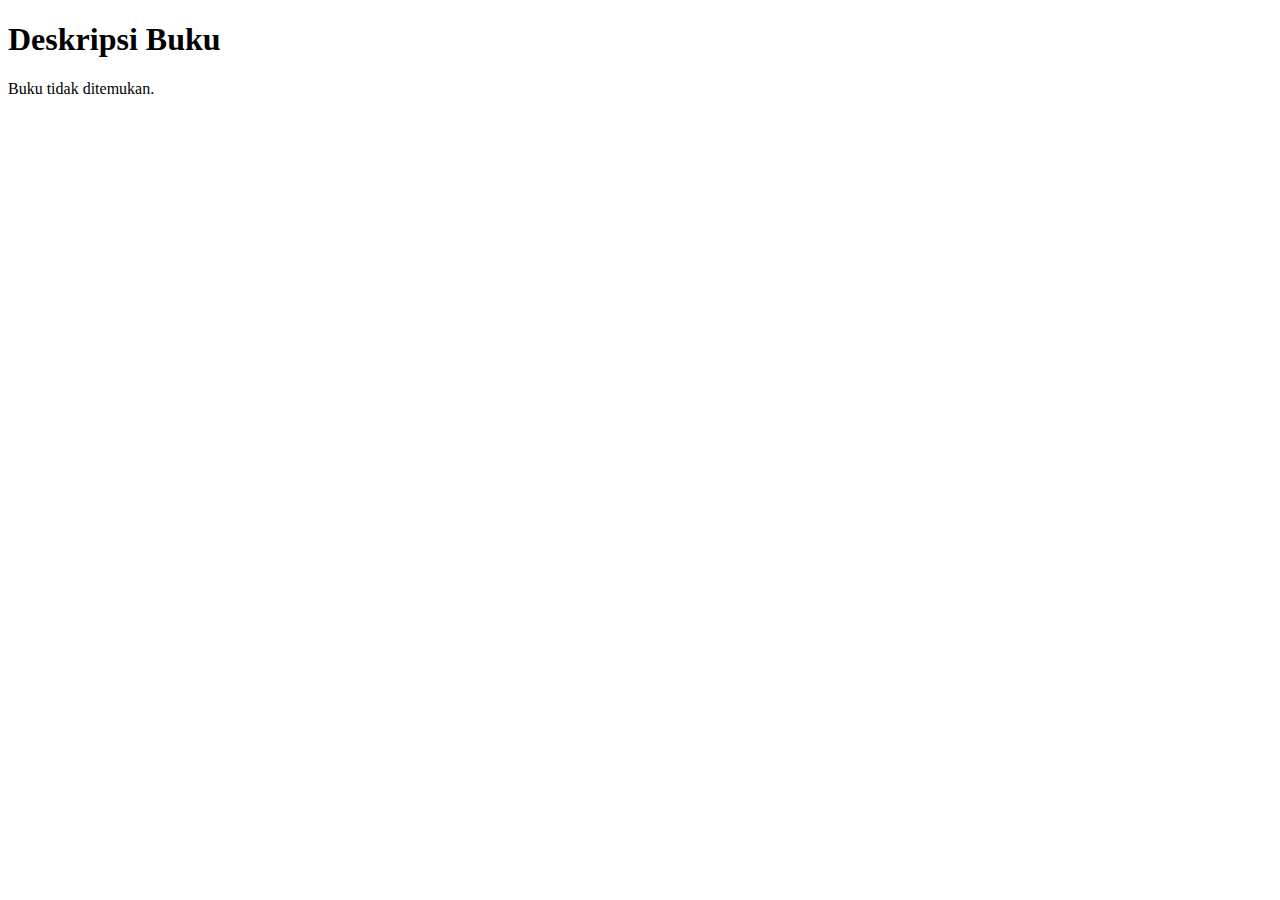
<file: book_details.html>
<!DOCTYPE html>
<html>
<head>
    <title>Deskripsi Buku</title>
</head>
<body>
    <h1>Deskripsi Buku</h1>
    <div id="bookDetails">
        <!-- Konten deskripsi buku akan ditampilkan di sini. -->
    </div>

    <script>
        // Ambil parameter bookId dari URL
        const urlParams = new URLSearchParams(window.location.search);
        const bookId = urlParams.get('bookId');

        // Simpan data buku dalam objek
        const books = {
            1: {
                image: "Rectangle 64.png",
                title: "Buku 1",
                description: "Deskripsi Buku 1."
            },
            2: {
                image: "buku2.jpg",
                title: "Buku 2",
                description: "Deskripsi Buku 2."
            }
            // Tambahkan buku-buku lainnya sesuai kebutuhan
        };

        // Tampilkan deskripsi buku yang sesuai
        const book = books[bookId];
        if (book) {
            const bookDetails = document.getElementById("bookDetails");
            bookDetails.innerHTML = `
                <img src="${book.image}" alt="${book.title}">
                <h2>${book.title}</h2>
                <p>${book.description}</p>
            `;
        } else {
            // Tampilkan pesan jika buku tidak ditemukan
            const bookDetails = document.getElementById("bookDetails");
            bookDetails.innerHTML = "<p>Buku tidak ditemukan.</p>";
        }
    </script>
</body>
</html>
</file>
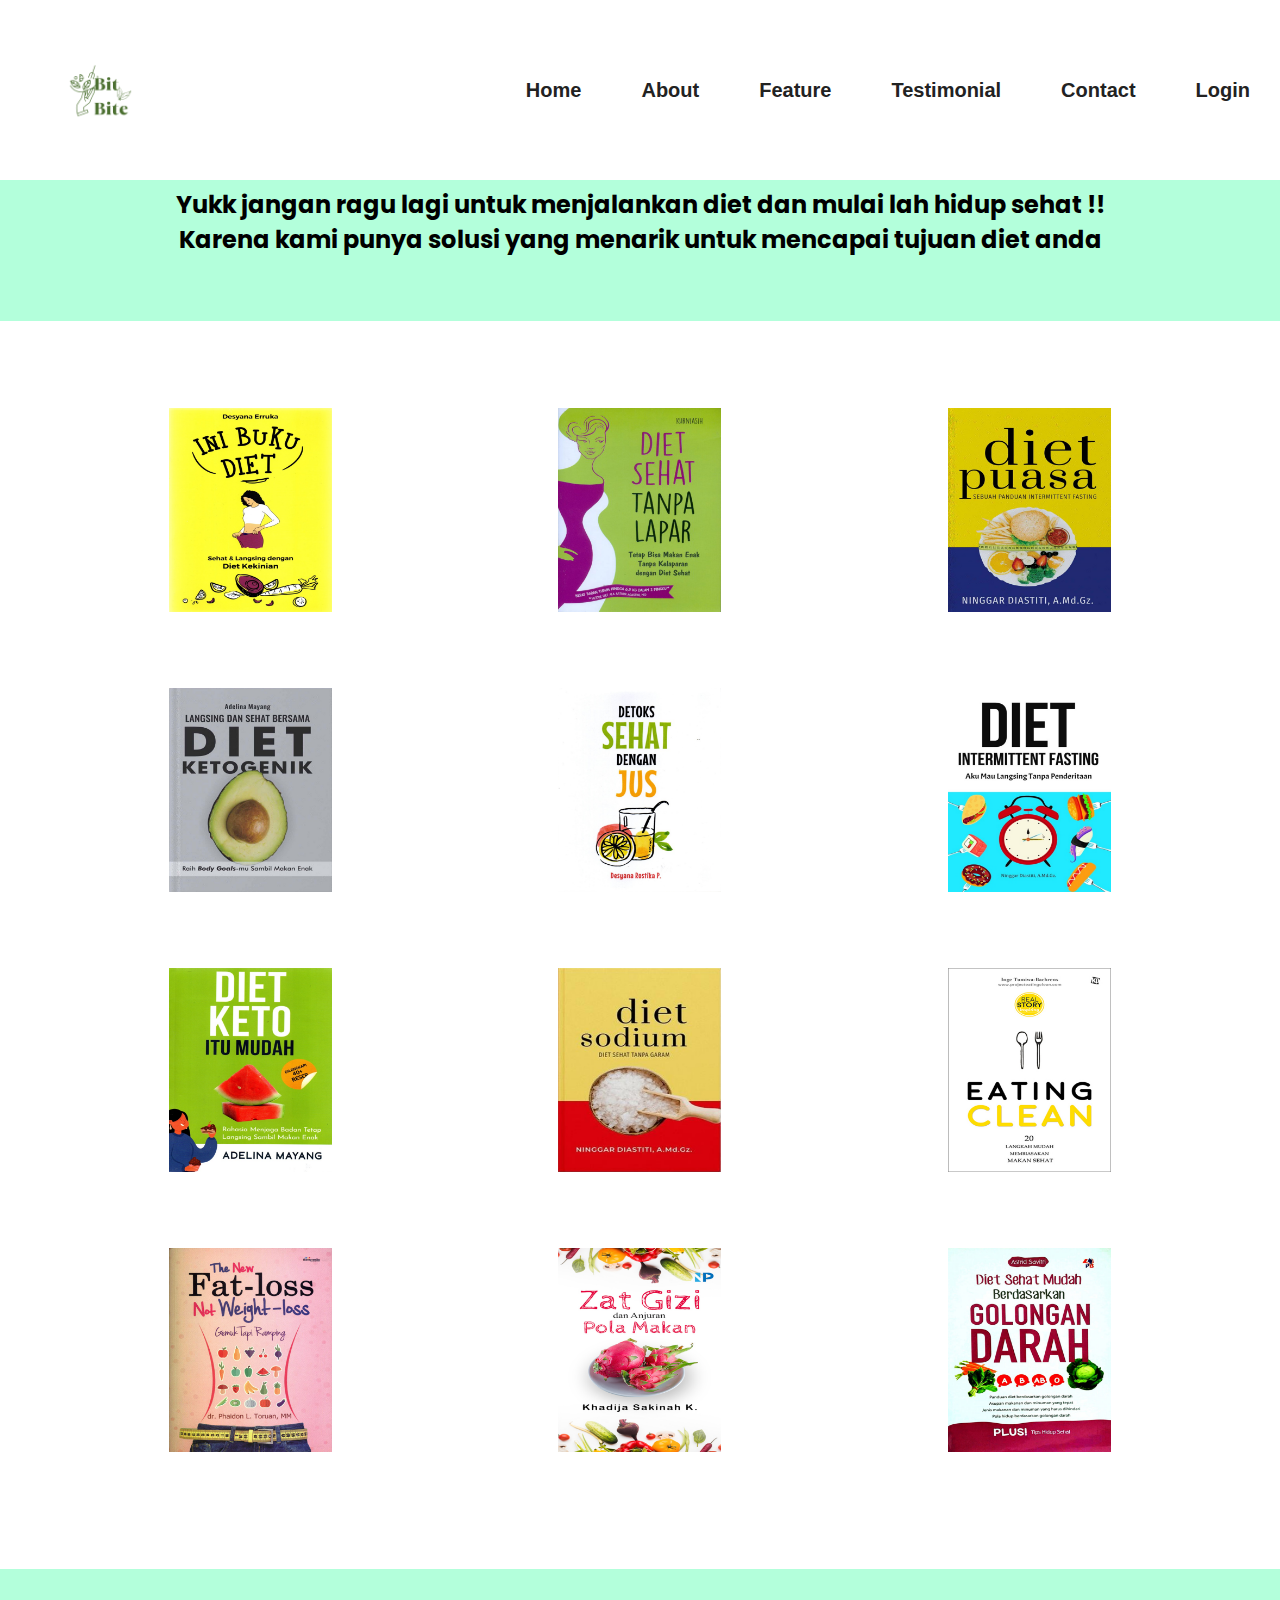
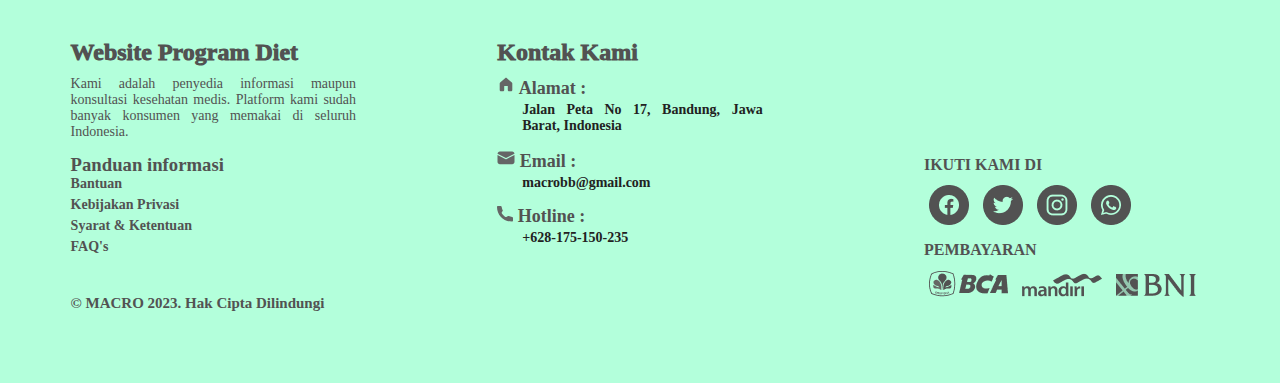
<file: daftarBuku.html>
<!DOCTYPE html>
<html>
    <head>
        <title>Daftar Buku</title>
        <link rel="stylesheet" href="daftarBuku.css">
        <link rel="stylesheet" href="https://rsms.me/inter/inter.css">
        <link href='https://fonts.googleapis.com/css?family=Poppins' rel='stylesheet'>
        <link rel="icon" href="assets/headlogo.png">
    </head>
    <body id="top">  
        <header>
            <div class="logo">
                <a href="home.html"><img src="assets/BitBiteLogo.png" alt="logo-img" class="logo-img"></a>
            </div>
            <nav>
                <ul>
                    <li><a href="home.html">Home</a></li>
                    <li><a href="home.html#about">About</a></li>
                    <li><a href="home.html#Feature">Feature</a></li>
                    <li><a href="home.html#testi">Testimonial</a></li>
                    <li><a href="home.html#contact">Contact</a></li>
                    <li><a href="login.html">Login</a></li>
                </ul>
            </nav>
        </header>
        <div class="garisAtas">
            <h2>Yukk jangan ragu  lagi untuk  menjalankan diet dan mulai lah hidup sehat !! <br>
                Karena kami punya solusi yang menarik untuk mencapai tujuan diet anda
            </h2>
        </div>
        <div id="bookList" class="daftarBuku" >
            <div class="buku">
                <a href="viewBuku.html?bookId=1"><img src="assets/Rectangle-64.png"></a>
            </div>
            <div class="buku">
                <a href="viewBuku.html?bookId=2"><img src="assets/Rectangle-65.png"></a>
            </div>
            <div class="buku" data-book-id="3">
                <a href="viewBuku.html?bookId=3"><img src="assets/Rectangle-66.png"></a>
            </div>
            <div class="buku" data-book-id="4">
                <a href="viewBuku.html?bookId=4"><img src="assets/Rectangle-67.png"></a>
            </div>
            <div class="buku" data-book-id="5">
                <a href="viewBuku.html?bookId=5"><img src="assets/Rectangle-68.png"></a>
            </div>
            <div class="buku" data-book-id="6">
                <a href="viewBuku.html?bookId=6"><img src="assets/Rectangle-69.png"></a>
            </div>
            <div class="buku" data-book-id="7">
                <a href="viewBuku.html?bookId=7"><img src="assets/Rectangle-70.png"></a>
            </div>
            <div class="buku" data-book-id="8">
                <a href="viewBuku.html?bookId=8"><img src="assets/Rectangle-71.png"></a>
            </div>
            <div class="buku" data-book-id="9">
                <a href="viewBuku.html?bookId=9"><img src="assets/Rectangle-74.png"></a>
            </div>
            <div class="buku" data-book-id="10">
                <a href="viewBuku.html?bookId=10"><img src="assets/Rectangle-75.png"></a>
            </div>
            <div class="buku" data-book-id="11">
                <a href="viewBuku.html?bookId=11"><img src="assets/Rectangle-76.png"></a>
            </div>
            <div class="buku" data-book-id="12">
                <a href="viewBuku.html?bookId=12"><img src="assets/Rectangle-77.png"></a>
            </div>

        </div>
        <!----------- FOOTER ------------>
        <div class="footer">
            <div class="item">
                <h2>Website Program Diet</h2>
                <p>Kami adalah penyedia informasi maupun konsultasi kesehatan medis. Platform kami sudah banyak konsumen yang memakai di seluruh Indonesia.</p>
                <h3 style="margin-top: 5%;">Panduan informasi</h3>
                <ul>Bantuan</ul>
                <ul>Kebijakan Privasi</ul>
                <ul>Syarat & Ketentuan</ul>
                <ul>FAQ's</ul>
                <h6 style="margin-top: 35px;font-size: 15px;">&#169; MACRO 2023. Hak Cipta Dilindungi</h6>

            </div>
            <div class="item">
                <h2>Kontak Kami</h2>
                <ul>
                    <li>
                        <svg xmlns="http://www.w3.org/2000/svg" width="18" height="18" viewBox="0 0 20 20" fill="none" class="icon">
                            <path d="M11.002 2.38811C10.7267 2.14075 10.3696 2.00391 9.9995 2.00391C9.62938 2.00391 9.27232 2.14075 8.997 2.38811L3.497 7.33011C3.34062 7.47074 3.21556 7.64268 3.12994 7.83477C3.04432 8.02686 3.00005 8.2348 3 8.44511V15.5001C3 15.8979 3.15804 16.2795 3.43934 16.5608C3.72064 16.8421 4.10218 17.0001 4.5 17.0001H6.5C6.89782 17.0001 7.27936 16.8421 7.56066 16.5608C7.84196 16.2795 8 15.8979 8 15.5001V11.5001C8 11.3675 8.05268 11.2403 8.14645 11.1466C8.24021 11.0528 8.36739 11.0001 8.5 11.0001H11.5C11.6326 11.0001 11.7598 11.0528 11.8536 11.1466C11.9473 11.2403 12 11.3675 12 11.5001V15.5001C12 15.8979 12.158 16.2795 12.4393 16.5608C12.7206 16.8421 13.1022 17.0001 13.5 17.0001H15.5C15.8978 17.0001 16.2794 16.8421 16.5607 16.5608C16.842 16.2795 17 15.8979 17 15.5001V8.44511C17 8.2348 16.9557 8.02686 16.8701 7.83477C16.7844 7.64268 16.6594 7.47074 16.503 7.33011L11.003 2.38811H11.002Z" fill="#656666"/>
                        </svg>
                        Alamat : <p><a href="https://maps.app.goo.gl/neUPEe2hKwsL8D8L9">Jalan Peta No 17, Bandung, Jawa Barat, Indonesia</a></p>
                    </li>
                    <li>
                        <svg xmlns="http://www.w3.org/2000/svg" width="18" height="18" viewBox="0 0 17 18" fill="none">
                            <path d="M17 5.9024V12.9803C17 14.204 15.9487 15.1956 14.6513 15.1956H2.34868C1.72577 15.1956 1.12838 14.9622 0.687914 14.5467C0.24745 14.1313 0 13.5678 0 12.9803V5.9024L8.23068 10.1726C8.39845 10.2595 8.602 10.2595 8.76932 10.1726L17 5.90198V5.9024ZM14.6513 2.53687C15.2644 2.53692 15.8532 2.7631 16.2919 3.16709C16.7306 3.57108 16.9844 4.12086 16.9991 4.69897L8.5 9.10843L0.000894672 4.69855L0.00178956 4.66058C0.0268433 4.08935 0.285066 3.54939 0.722459 3.15359C1.15985 2.75779 1.74254 2.53681 2.34868 2.53687H14.6513Z" fill="#656666"/>
                        </svg>
                        Email :<p><a href="mailto:alvitokurnia@gmail.com">macrobb@gmail.com</a></p>
                    </li>
                    <li>
                        <svg xmlns="http://www.w3.org/2000/svg" width="16" height="16" viewBox="0 0 16 16" fill="none">
                            <path d="M14.997 15.5799C6.46601 15.5916 -0.00899062 9.21164 9.37069e-06 0.976667C9.37069e-06 0.438186 0.448009 0 1.00001 0H3.64001C4.13501 0 4.55601 0.354444 4.62901 0.831579C4.80311 1.97578 5.14493 3.08974 5.64401 4.1394L5.74701 4.35557C5.81619 4.50103 5.83108 4.66545 5.78909 4.82047C5.7471 4.97548 5.65087 5.11136 5.51701 5.20467C4.69901 5.77334 4.38701 6.91749 5.02401 7.80944C5.82301 8.92925 6.83001 9.91079 7.98 10.6888C8.897 11.3081 10.072 11.0043 10.655 10.2088C10.7507 10.078 10.8904 9.98396 11.0498 9.94288C11.2092 9.90181 11.3784 9.91629 11.528 9.98382L11.749 10.0831C12.827 10.57 13.971 10.903 15.146 11.0725C15.636 11.1436 16 11.5535 16 12.0365V14.6062C16 14.7341 15.9741 14.8609 15.9238 14.9791C15.8735 15.0973 15.7997 15.2046 15.7068 15.2951C15.6138 15.3855 15.5034 15.4572 15.382 15.5061C15.2605 15.555 15.1304 15.5801 14.999 15.5799H14.997Z" fill="#656666"/>
                        </svg>
                        Hotline :<p><a href="https://wa.me/628175150235">+628-175-150-235</a></p>
                    </li>
                </ul>
            </div>
            <div class="item">
                <div class="third-section">
                    <h4>IKUTI KAMI DI</h4>
                    <div>
                        <a href="https://www.facebook.com/"><img src="assets/fb.png" alt="logo-fb" class="logo-ikuti"></a>
                        <a href="https://www.x.com"><img src="assets/twt.png" alt="logo-twt" class="logo-ikuti"></a>
                        <a href="https://www.instagram.com/alvit007"><img src="assets/ig.png" alt="logo-ig" class="logo-ikuti"></a>
                        <a href="https://wa.me/628175150235"><img src="assets/wa.png" alt="logo-wa" class="logo-ikuti"></a>
                    </div>
                    <h4>PEMBAYARAN</h4>
                    <div>
                        <a href=""><img src="assets/BCA.png" alt="logo-fb" class="logo-ikuti"></a>
                        <a href=""><img src="assets/Mandiri.png" alt="logo-twt" class="logo-ikuti"></a>
                        <a href=""><img src="assets/BNI.png" alt="logo-ig" class="logo-ikuti"></a>
                    </div>
                </div>
            </div>
        </div>
        <!----------- FOOTER ------------>
    </div>     
          
    </body>

</html>
</file>
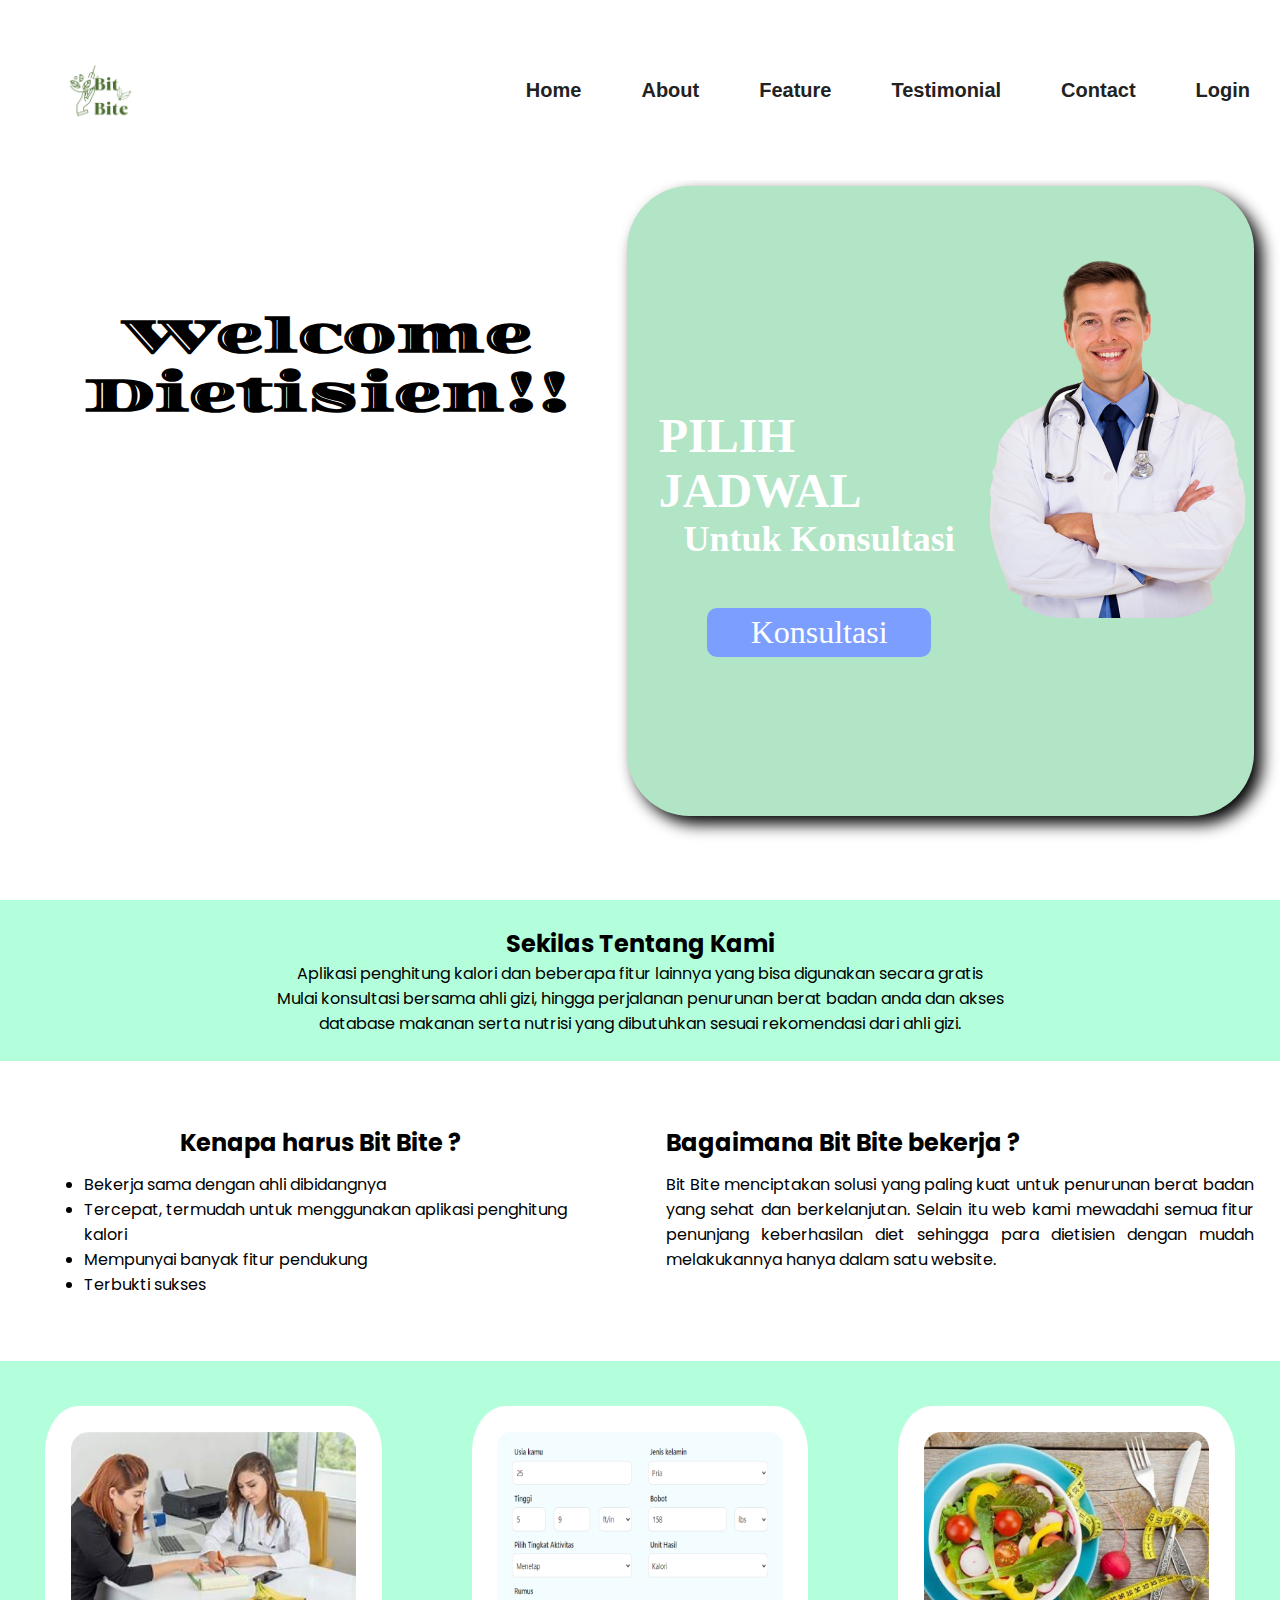
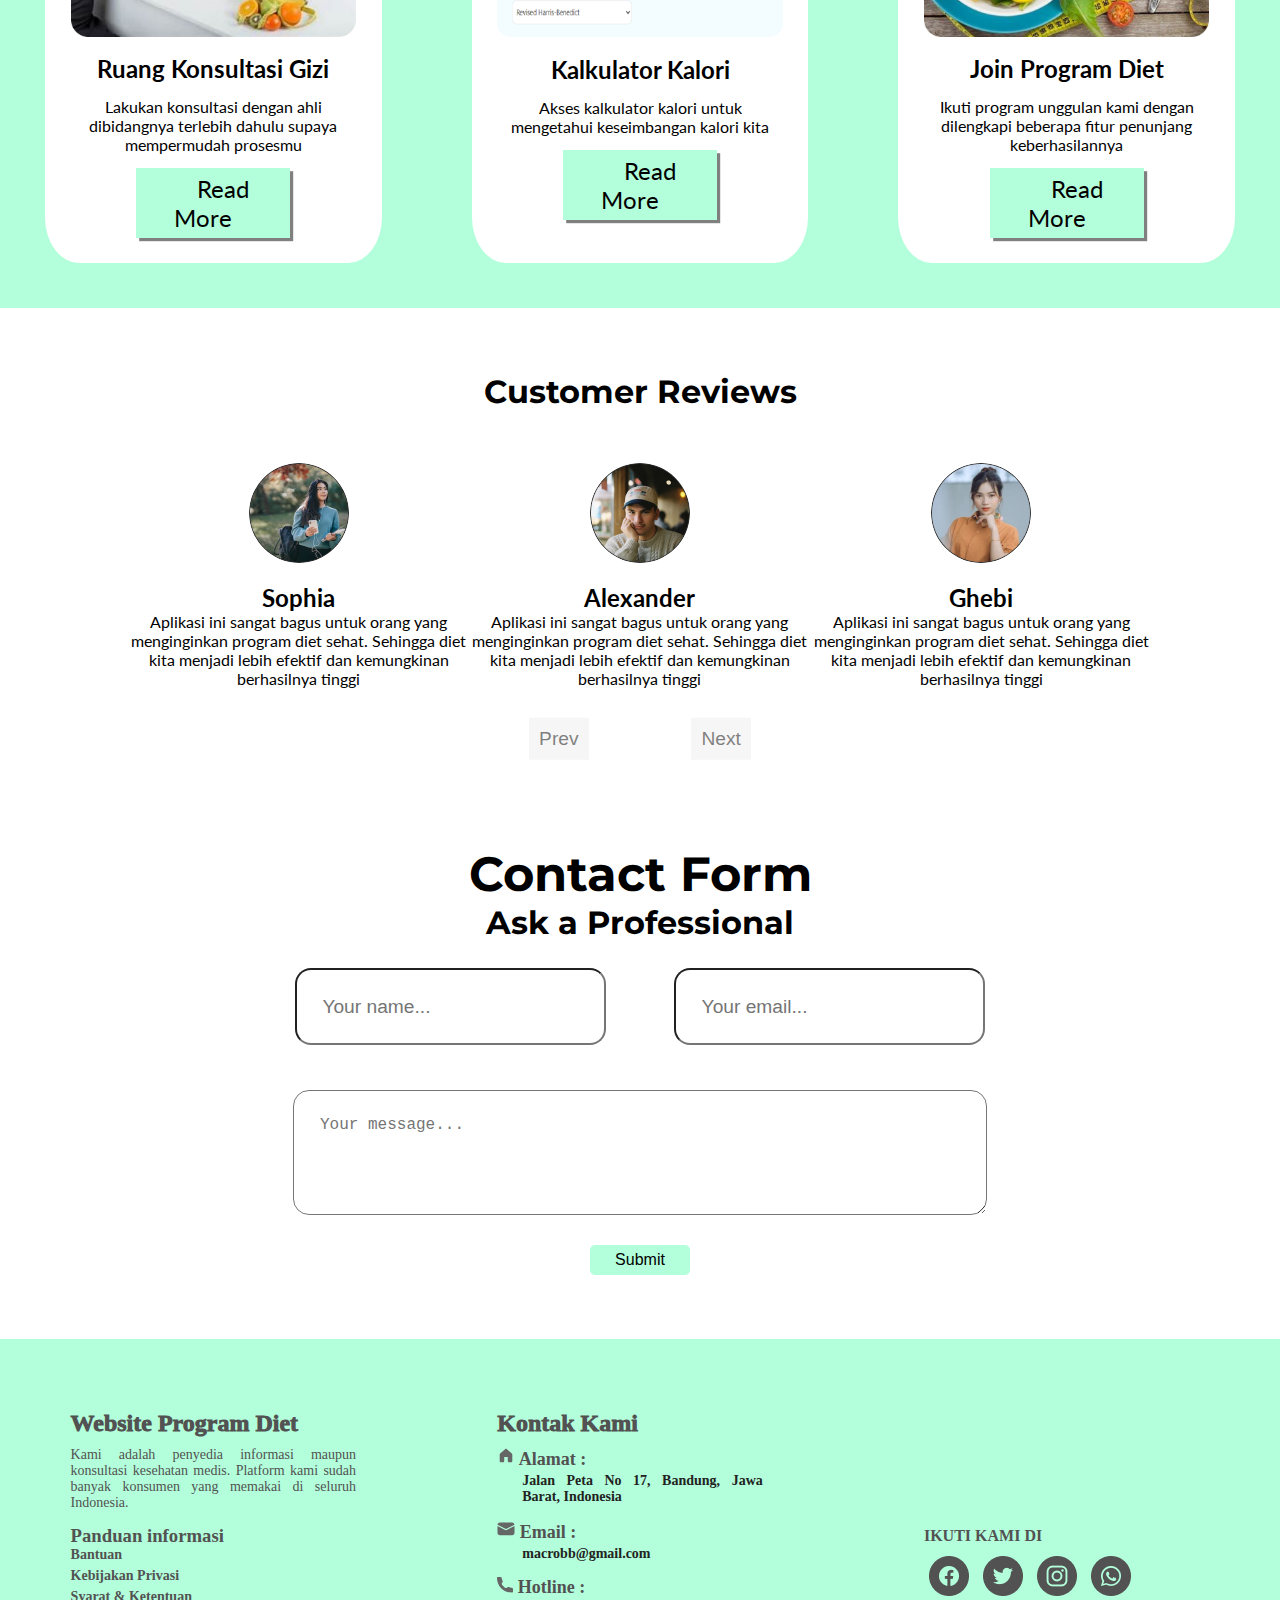
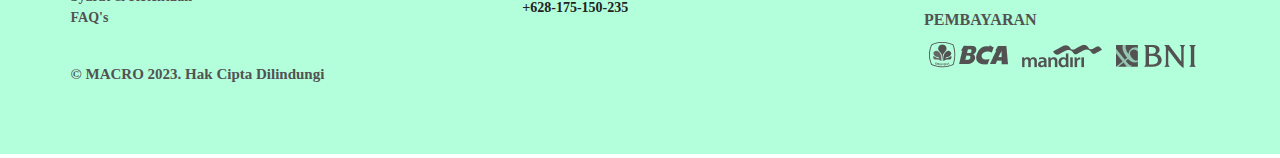
<file: home.html>
<!DOCTYPE html>
<html>
    <head>
        <title>Home</title>
        <link rel="icon" href="assets/headlogo.png">
        <link rel="stylesheet" href="home.css">
        <link rel="stylesheet" href="https://rsms.me/inter/inter.css">
        <link href='https://fonts.googleapis.com/css?family=Diplomata' rel='stylesheet'>
        <link href='https://fonts.googleapis.com/css?family=Poppins' rel='stylesheet'>
        <link href='https://fonts.googleapis.com/css?family=Lato' rel='stylesheet'>
        <link href='https://fonts.googleapis.com/css?family=Montserrat' rel='stylesheet'>
    </head>
    <body id="top">
        <header>
            <div class="logo">
                <a href="javascript:void(0);" onclick="scrollToHome()"><img src="assets/BitBiteLogo.png" alt="logo-img" class="logo-img"></a>
            </div>
            <nav>
                <ul>
                    <li><a href="javascript:void(0);" onclick="scrollToHome()">Home</a></li>
                    <li><a href="#about">About</a></li>
                    <li><a href="#Feature">Feature</a></li>
                    <li><a href="#testi">Testimonial</a></li>
                    <li><a href="#contact">Contact</a></li>
                    <li><a href="login.html">Login</a></li>
                </ul>
            </nav>
        </header>
    <div class="wrapper">
        <div class="container">
            <div class="WelcomeHome">
                <h1 style="font-family: 'Diplomata'; font-size: 48px;">
                    Welcome
                    <br>
                    Dietisien!!
                </h1>
            </div>
            <div class="konsultasi">
                <div class="jadwal">
                    <h1>PILIH JADWAL</h1>
                    <h2 id="judul-konsultasi">Untuk Konsultasi</h2>
                    <a href="ruangkonsul.html" id="btn-konsultasi">Konsultasi</a>
                </div>
                <div class="fotoKonsultasi">
                    <img src="assets/DoctorClipart.png">
                </div>
            </div>
            
        </div>

        
        <div id="about"class="sekilasTentang">
            <h2>Sekilas Tentang Kami</h2>
            <p>
                Aplikasi penghitung kalori dan beberapa fitur lainnya yang bisa digunakan secara gratis
                <br>
                Mulai konsultasi bersama ahli gizi, hingga perjalanan penurunan berat badan anda dan akses
                <br>
                database makanan serta nutrisi yang dibutuhkan sesuai rekomendasi dari ahli gizi.
            </p>
        </div>
        <div class="kenapaHarus">
            <div class="left-element">
                <h2>Kenapa harus Bit Bite ?</h2>
                <ul>
                    <li>Bekerja sama dengan ahli dibidangnya</li>
                    <li>Tercepat, termudah untuk menggunakan 
                        aplikasi penghitung kalori</li>
                    <li>Mempunyai banyak fitur pendukung</li>
                    <li>Terbukti sukses</li>
                </ul>
            </div>
            <div class="right-element">
                <h2>Bagaimana Bit Bite bekerja ?</h2>
                <p>Bit Bite menciptakan solusi yang paling kuat untuk penurunan berat badan yang sehat dan berkelanjutan. 
                    Selain itu web kami mewadahi semua fitur penunjang keberhasilan diet sehingga para dietisien dengan mudah melakukannya hanya dalam satu website.</p>
            </div>
        </div>
        <div id="Feature"class="fitur">
            <div class="item">
                <img src="assets/ruangkonsul.png">
                <h2>Ruang Konsultasi Gizi</h2>
                <p>Lakukan konsultasi dengan ahli dibidangnya terlebih dahulu supaya mempermudah prosesmu</p>
                <div class="button"><a href="ruangkonsul.html" class="read-more">Read More</a></div>
            </div>
            <div class="item">
                <img src="assets/kalkulatorkalori.png">
                <h2>Kalkulator Kalori</h2>
                <p>Akses kalkulator kalori untuk mengetahui keseimbangan kalori kita</p>
                <div class="button"><a href="kalkulatorKalori.html">Read More</a></div>
            </div>
            <div class="item">
                <img src="assets/joinprogram.png">
                <h2>Join Program Diet</h2>
                <p>Ikuti program unggulan kami dengan dilengkapi beberapa fitur penunjang keberhasilannya </p>
                <div class="button"><a href="joinProgram.html">Read More</a></div>
            </div>
        </div> 

        
        <div id="testi"class="slideshow-container">
            <h1 style="text-align: center;">Customer Reviews</h1>
            <div class="slide-wrapper">
                <div class="slide">
                    <img class="user-image" src="assets/pic-user1.png" alt="User 1">
                    <h2>Sophia</h2>
                    <p>Aplikasi ini sangat bagus untuk orang yang menginginkan program diet sehat. Sehingga diet kita menjadi lebih efektif dan kemungkinan berhasilnya tinggi</p>
                </div>
                <div class="slide">
                    <img class="user-image" src="assets/pic-user2.png" alt="User 2">
                    <h2>Alexander</h2>
                    <p>Aplikasi ini sangat bagus untuk orang yang menginginkan program diet sehat. Sehingga diet kita menjadi lebih efektif dan kemungkinan berhasilnya tinggi</p>
                </div>
                <div class="slide">
                    <img class="user-image" src="assets/pic-user3.png" alt="User 3">
                    <h2>Ghebi</h2>
                    <p>Aplikasi ini sangat bagus untuk orang yang menginginkan program diet sehat. Sehingga diet kita menjadi lebih efektif dan kemungkinan berhasilnya tinggi</p>
                </div>
                <div class="slide">
                    <img class="user-image" src="assets/pic-user3.png" alt="User 1">
                    <h2>Monica</h2>
                    <p>Aplikasi ini sangat bagus untuk orang yang menginginkan program diet sehat. Sehingga diet kita menjadi lebih efektif dan kemungkinan berhasilnya tinggi</p>
                </div>
                <div class="slide">
                    <img class="user-image" src="assets/pic-user2.png" alt="User 2">
                    <h2>Leonardo</h2>
                    <p>Aplikasi ini sangat bagus untuk orang yang menginginkan program diet sehat. Sehingga diet kita menjadi lebih efektif dan kemungkinan berhasilnya tinggi</p>
                </div>
    
                <div class="slide">
                    <img class="user-image" src="assets/pic-user3.png" alt="User 3">
                    <h2>Olivia</h2>
                    <p>Aplikasi ini sangat bagus untuk orang yang menginginkan program diet sehat. Sehingga diet kita menjadi lebih efektif dan kemungkinan berhasilnya tinggi</p>
                </div>
            </div>
            <div class="nav-buttons">
                <button class="prev" onclick="plusSlides(-1)">Prev</button>
                <button class="next" onclick="plusSlides(1)">Next</button>
            </div>
        </div>
        <div id="contact"class="tabelform">
            <div>
                <h2 style="font-size: 3rem;">Contact Form</h2>
                <h3 style="font-size: 2rem;">Ask a Professional</h3>
            </div>
            <div class="form">
                <form action="#" method="POST">
                    
                    <input type="text" placeholder="Your name..." id="nama" name="nama" required>
                    <input type="email" placeholder="Your email... " id="email" name="email" required>
                    <br><br>
                    <textarea id="pesan" placeholder="Your message..." name="pesan" rows="4" required></textarea>
                    <br>
                    <input type="submit" value="Submit">
                </form>
            </div>
        </div>
        <!----------- FOOTER ------------>
        <div class="footer">
            <div class="item">
                <h2>Website Program Diet</h2>
                <p>Kami adalah penyedia informasi maupun konsultasi kesehatan medis. Platform kami sudah banyak konsumen yang memakai di seluruh Indonesia.</p>
                <h3 style="margin-top: 5%;">Panduan informasi</h3>
                <ul>Bantuan</ul>
                <ul>Kebijakan Privasi</ul>
                <ul>Syarat & Ketentuan</ul>
                <ul>FAQ's</ul>
                <h6 style="margin-top: 35px;font-size: 15px;">&#169; MACRO 2023. Hak Cipta Dilindungi</h6>

            </div>
            <div class="item">
                <h2>Kontak Kami</h2>
                <ul>
                    <li>
                        <svg xmlns="http://www.w3.org/2000/svg" width="18" height="18" viewBox="0 0 20 20" fill="none" class="icon">
                            <path d="M11.002 2.38811C10.7267 2.14075 10.3696 2.00391 9.9995 2.00391C9.62938 2.00391 9.27232 2.14075 8.997 2.38811L3.497 7.33011C3.34062 7.47074 3.21556 7.64268 3.12994 7.83477C3.04432 8.02686 3.00005 8.2348 3 8.44511V15.5001C3 15.8979 3.15804 16.2795 3.43934 16.5608C3.72064 16.8421 4.10218 17.0001 4.5 17.0001H6.5C6.89782 17.0001 7.27936 16.8421 7.56066 16.5608C7.84196 16.2795 8 15.8979 8 15.5001V11.5001C8 11.3675 8.05268 11.2403 8.14645 11.1466C8.24021 11.0528 8.36739 11.0001 8.5 11.0001H11.5C11.6326 11.0001 11.7598 11.0528 11.8536 11.1466C11.9473 11.2403 12 11.3675 12 11.5001V15.5001C12 15.8979 12.158 16.2795 12.4393 16.5608C12.7206 16.8421 13.1022 17.0001 13.5 17.0001H15.5C15.8978 17.0001 16.2794 16.8421 16.5607 16.5608C16.842 16.2795 17 15.8979 17 15.5001V8.44511C17 8.2348 16.9557 8.02686 16.8701 7.83477C16.7844 7.64268 16.6594 7.47074 16.503 7.33011L11.003 2.38811H11.002Z" fill="#656666"/>
                        </svg>
                        Alamat : <p><a href="https://maps.app.goo.gl/neUPEe2hKwsL8D8L9">Jalan Peta No 17, Bandung, Jawa Barat, Indonesia</a></p>
                    </li>
                    <li>
                        <svg xmlns="http://www.w3.org/2000/svg" width="18" height="18" viewBox="0 0 17 18" fill="none">
                            <path d="M17 5.9024V12.9803C17 14.204 15.9487 15.1956 14.6513 15.1956H2.34868C1.72577 15.1956 1.12838 14.9622 0.687914 14.5467C0.24745 14.1313 0 13.5678 0 12.9803V5.9024L8.23068 10.1726C8.39845 10.2595 8.602 10.2595 8.76932 10.1726L17 5.90198V5.9024ZM14.6513 2.53687C15.2644 2.53692 15.8532 2.7631 16.2919 3.16709C16.7306 3.57108 16.9844 4.12086 16.9991 4.69897L8.5 9.10843L0.000894672 4.69855L0.00178956 4.66058C0.0268433 4.08935 0.285066 3.54939 0.722459 3.15359C1.15985 2.75779 1.74254 2.53681 2.34868 2.53687H14.6513Z" fill="#656666"/>
                        </svg>
                        Email :<p><a href="mailto:alvitokurnia@gmail.com">macrobb@gmail.com</a></p>
                    </li>
                    <li>
                        <svg xmlns="http://www.w3.org/2000/svg" width="16" height="16" viewBox="0 0 16 16" fill="none">
                            <path d="M14.997 15.5799C6.46601 15.5916 -0.00899062 9.21164 9.37069e-06 0.976667C9.37069e-06 0.438186 0.448009 0 1.00001 0H3.64001C4.13501 0 4.55601 0.354444 4.62901 0.831579C4.80311 1.97578 5.14493 3.08974 5.64401 4.1394L5.74701 4.35557C5.81619 4.50103 5.83108 4.66545 5.78909 4.82047C5.7471 4.97548 5.65087 5.11136 5.51701 5.20467C4.69901 5.77334 4.38701 6.91749 5.02401 7.80944C5.82301 8.92925 6.83001 9.91079 7.98 10.6888C8.897 11.3081 10.072 11.0043 10.655 10.2088C10.7507 10.078 10.8904 9.98396 11.0498 9.94288C11.2092 9.90181 11.3784 9.91629 11.528 9.98382L11.749 10.0831C12.827 10.57 13.971 10.903 15.146 11.0725C15.636 11.1436 16 11.5535 16 12.0365V14.6062C16 14.7341 15.9741 14.8609 15.9238 14.9791C15.8735 15.0973 15.7997 15.2046 15.7068 15.2951C15.6138 15.3855 15.5034 15.4572 15.382 15.5061C15.2605 15.555 15.1304 15.5801 14.999 15.5799H14.997Z" fill="#656666"/>
                        </svg>
                        Hotline :<p><a href="https://wa.me/628175150235">+628-175-150-235</a></p>
                    </li>
                </ul>
            </div>
            <div class="item">
                <div class="third-section">
                    <h4>IKUTI KAMI DI</h4>
                    <div>
                        <a href="https://www.facebook.com/"><img src="assets/fb.png" alt="logo-fb" class="logo-ikuti"></a>
                        <a href="https://www.x.com"><img src="assets/twt.png" alt="logo-twt" class="logo-ikuti"></a>
                        <a href="https://www.instagram.com/alvit007"><img src="assets/ig.png" alt="logo-ig" class="logo-ikuti"></a>
                        <a href="https://wa.me/628175150235"><img src="assets/wa.png" alt="logo-wa" class="logo-ikuti"></a>
                    </div>
                    <h4>PEMBAYARAN</h4>
                    <div>
                        <a href=""><img src="assets/BCA.png" alt="logo-fb" class="logo-ikuti"></a>
                        <a href=""><img src="assets/Mandiri.png" alt="logo-twt" class="logo-ikuti"></a>
                        <a href=""><img src="assets/BNI.png" alt="logo-ig" class="logo-ikuti"></a>
                    </div>
                </div>
            </div>
        </div>
        <!----------- FOOTER ------------>
    </div>     
    
          
    </body>
    <script src="Home.js"></script>
</html>
</file>
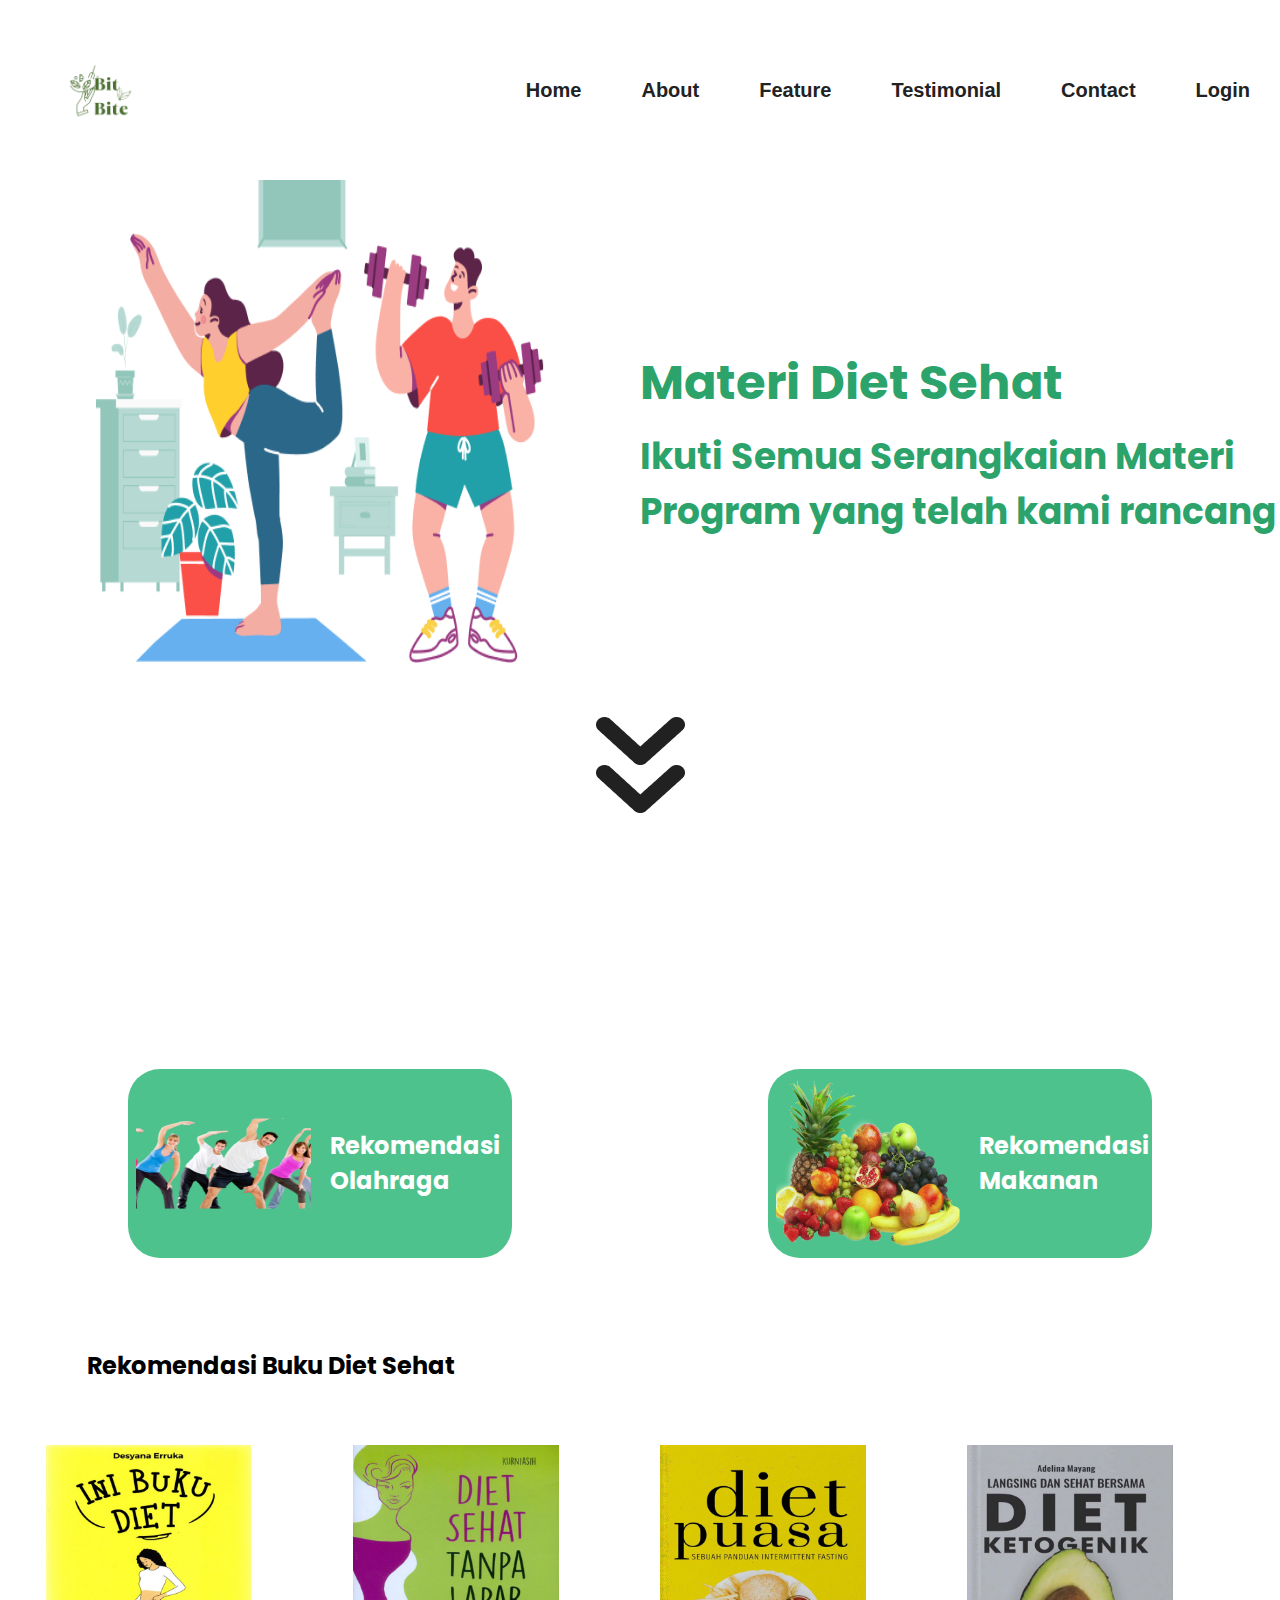
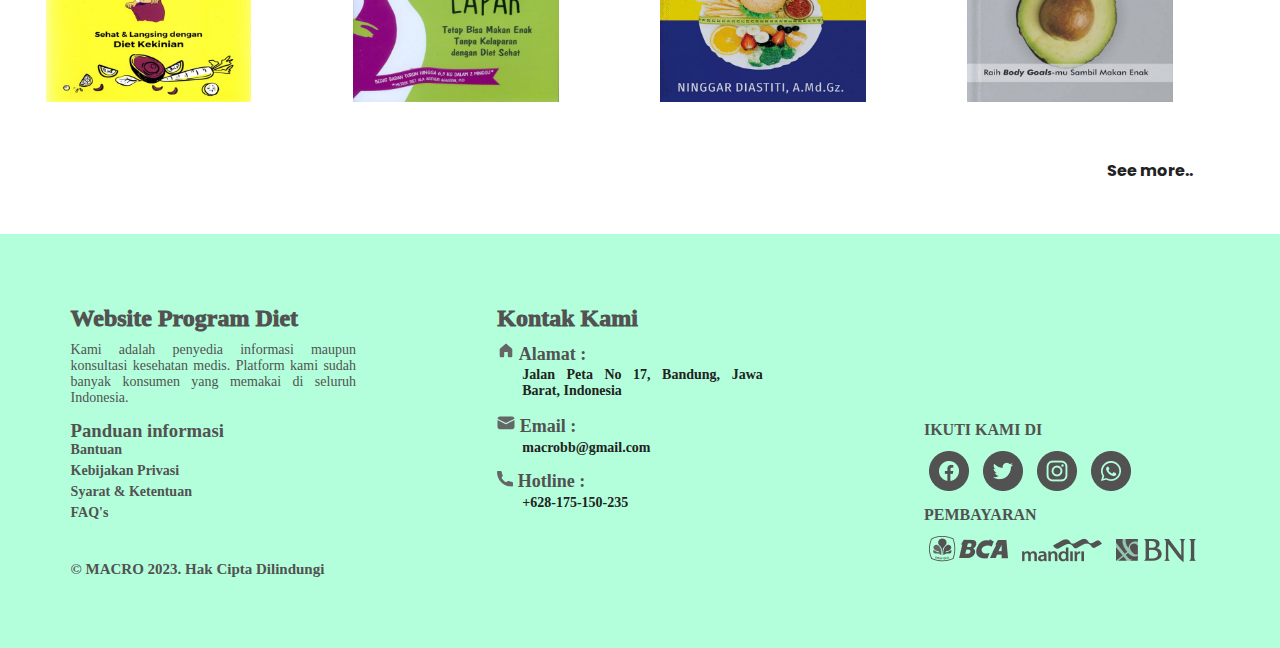
<file: joinProgram.html>
<!DOCTYPE html>
<html>
    <head>
        <title>Join Program</title>
        <link rel="stylesheet" href="joinProgram.css">
        <link rel="stylesheet" href="https://rsms.me/inter/inter.css">
        <link href='https://fonts.googleapis.com/css?family=Poppins' rel='stylesheet'>
        <link rel="icon" href="assets/headlogo.png">
    </head>
    <body id="top">  
        <header>
            <div class="logo">
                <a href="home.html"><img src="assets/BitBiteLogo.png" alt="logo-img" class="logo-img"></a>
            </div>
            <nav>
                <ul>
                    <li><a href="home.html">Home</a></li>
                    <li><a href="home.html#about">About</a></li>
                    <li><a href="home.html#Feature">Feature</a></li>
                    <li><a href="home.html#testi">Testimonial</a></li>
                    <li><a href="home.html#contact">Contact</a></li>
                    <li><a href="login.html">Login</a></li>
                </ul>
            </nav>
        </header>
        <div class="awalMateri">
            <div class="awal-left"><img src="sirka 1.png"></div>
            <div class="awal-right">
                <h1>Materi Diet Sehat</h1>
                <h2>Ikuti Semua Serangkaian Materi
                    Program yang telah kami rancang</h2>
            </div>
        </div>
        <div class="tombolBawah"style="height: 30vh;">
            <a href="#container-5o5m">
                <div class="tombolBawah">
                    <img src="Vector.png">
                    <img src="Vector.png">
                </div>
            </a>
        </div>
        <div id="container-5o5m" class="container-5o5m">
            <div id="left-button" class="isi-5o5m" href="javascript:void(0);" onclick="showLeftContent()">
                <div class="isi-5o5m-kiri">
                    <img src="assets/senam-removebg-preview 1 (1).png">
                    <h2>Rekomendasi Olahraga</h2>
                </div>
            </div>
            <div id="right-button" class="isi-5o5m" href="javascript:void(0);" onclick="showRightContent()">
                <div class="isi-5o5m-kanan">
                    <img src="assets/pngwing 1.png">
                    <h2>Rekomendasi Makanan</h2>
                </div>
            </div>
        </div>
        
        <div id="content">
            <div id="left-content" class="left-Content">
                <h1 style="text-align: center; padding-top: 2%;">Rekomendasi olahraga yang bisa anda lakukan:</h1>
                <div class="isiContent">
                    <div class="toggle-dropdown">
                        <h2>Senam yang melatih kekuatan perut</h2>
                        <span class="dropdown-arrow">&#9660;</span>
                    </div>
                    <div class="deksContent">
                        <img src="assets/angkatBeban.png">
                        
                        <p>Gunakan alat atau benda berat untuk memudahkan metode pembentukan otot perut. Senam perut bagus untuk diet karena membakar kalori dan menguatkan otot perut, membantu mengurangi lemak abdominal.</p>
                        <a href="https://www.youtube.com/"><h4>Pelajari lebih lanjut--></h4></a>
                        
                    </div>
                </div>
                <div class="isiContent">
                    <div class="toggle-dropdown">
                        <h2>Senam yang melatih kekuatan perut</h2>
                        <span class="dropdown-arrow">&#9660;</span>
                    </div>
                    <div class="deksContent">
                        <img src="assets/ototTangan.png">
                        <p>Gunakan alat atau benda berat untuk memudahkan metode pembentukan otot perut. Senam perut bagus untuk diet karena membakar kalori dan menguatkan otot perut, membantu mengurangi lemak abdominal.</p>
                        <a href="https://www.youtube.com/"><h4>Pelajari lebih lanjut--></h4></a>
                        
                    </div>
                </div>
                <div class="isiContent">
                    <div class="toggle-dropdown">
                        <h2>Berjogging melatih kekuatan kaki</h2>
                        <span class="dropdown-arrow">&#9660;</span>
                    </div>
                    <div class="deksContent">
                        <img src="assets/jogging.jpeg">
                        <p>Jogging dengan waktu yang lebih lama sangat direkomendasikan untuk lebih banyak membakar kalori.
                            Jogging membantu membakar kalori dan meningkatkan metabolisme untuk mendukung program diet.
                            Gunakan alat atau benda berat untuk memudahkan metode pembentukan otot perut. Senam perut bagus untuk diet karena membakar kalori dan menguatkan otot perut, membantu mengurangi lemak abdominal.</p>
                        <a href="https://www.youtube.com/"><h4>Pelajari lebih lanjut--></h4></a>
                    </div>
                </div>  
                <div class="isiContent">
                        <div class="toggle-dropdown">
                            <h2>Bersepeda</h2>
                            <span class="dropdown-arrow">&#9660;</span>
                        </div>
                        <div class="deksContent">
                            <img src="assets/Cycling.jpg">
                            <p>Bersepeda bisa membakar sampai 288 kalori per 30 menit dalam kecepatan 19-23 kilometer per jam.
                                Penelitian menunjukan kalau olahraga ini juga bisa meningkatkan sensitivitas insulin, menurunkan risiko penyakit jantung dan meningkatkan kesehatan secara keseluruhan. </p>
                            </p>
                            <a href="https://www.youtube.com/"><h4>Pelajari lebih lanjut--></h4></a>
                        </div>
                </div>
                <div class="isiContent">
                        <div class="toggle-dropdown">
                            <h2>Berenang</h2>
                            <span class="dropdown-arrow">&#9660;</span>
                        </div>
                        <div class="deksContent">
                            <img src="assets/berenang.jpeg">
                            <p>Berenang adalah cara yang menyenangkan untuk menurunkan berat badan sekaligus membentuk tubuh.
                                Jenis olahraga ini bisa membakar 216 kalori setiap setengah jam berenang. 
                                Penelitian mengungkapkan kalau gaya dada, gaya kupu-kupu, gaya punggung dan gaya bebas membakar lebih banyak kalori daripada gaya lainnya.
                            </p>
                            <a href="https://www.youtube.com/"><h4>Pelajari lebih lanjut--></h4></a>
                            
                        </div>
                </div>
                <div class="isiContentYT">
                    <h2>Yuk lakukan olahraga hanya 
                        30 menit untuk membakar kalori!</h2>
                    <iframe src="https://www.youtube.com/embed/ZxZyJkGarXg?si=mSXQVO3WH8wG5oA4" title="YouTube video player" frameborder="0" allow="accelerometer; autoplay; clipboard-write; encrypted-media; gyroscope; picture-in-picture; web-share" allowfullscreen></iframe>
                </div>
                
            </div>
            <div id="right-content" class="right-Content">
                <h1 style="text-align: center; padding-top: 2%;">Rekomendasi makanan yang bisa anda konsumsi:</h1>
                <div class="isiContent">
                    <div class="toggle-dropdown">
                        <h2>Ikan Salmon</h2>
                        <span class="dropdown-arrow">&#9660;</span>
                    </div>
                    <div class="deksContent">
                        <img src="assets/Ellipse 18.png" style="width: 20%;">
                        <p>Salmon adalah sumber protein yang baik
                            memberikan nutrisi kaya dengan jumlah kalori yang relatif rendah. Ini membuatnya cocok untuk orang yang berusaha menjaga atau menurunkan berat badan
                        </p>
                        <a href="https://www.youtube.com/"><h4>Pelajari lebih lanjut--></h4></a>
                    </div>
                </div>
                <div class="isiContent">
                    <div class="toggle-dropdown">
                        <h2>Telur Rebus</h2>
                        <span class="dropdown-arrow">&#9660;</span>
                    </div>
                    <div class="deksContent">
                        <img src="assets/Ellipse 19.png"style="width: 20%;">
                        <p>Telur rebus sangat baik untuk diet karena kaya akan kandungan protein dan vitamin. Makanan ini dapat membantu meningkatkan metabolisme tubuh serta dapat menurunkan berat badan.</p>
                        <a href="https://www.youtube.com/"><h4>Pelajari lebih lanjut--></h4></a>
                        
                    </div>
                </div>
                <div class="isiContent">
                    <div class="toggle-dropdown">
                        <h2>Dada Ayam</h2>
                        <span class="dropdown-arrow">&#9660;</span>
                    </div>
                    <div class="deksContent">
                        <img src="assets/Ellipse 20.png"style="width: 20%;">
                        <p>Dada ayam mengandung zat besi dan protein tinggi. Anda dapat memasak dada ayam tanpa kulit, karena bagian dada ayam mengandung sedikit lemak jahat.
                        </p>
                        <a href="https://www.youtube.com/"><h4>Pelajari lebih lanjut--></h4></a>
                    </div>
                </div>
                <div class="isiContent">
                    <div class="toggle-dropdown">
                        <h2>Sayuran Hijau</h2>
                        <span class="dropdown-arrow">&#9660;</span>
                    </div>
                    <div class="deksContent">
                        <img src="assets/Ellipse 21.png"style="width: 20%;">
                        <p>Sayuran hijau seperti, kangkung, bayam, lobak, dan sawi cocok untuk menu diet sehat. Kandungannya yang kaya akan serat akan dapat meningkatkan rasa kenyang dan merendahkan nafsu makan berlebih.</p>
                        <a href="https://www.youtube.com/"><h4>Pelajari lebih lanjut--></h4></a>
                        
                    </div>
                </div>
                <div class="isiContent">
                    <div class="toggle-dropdown">
                        <h2>Kentang dan Ubi Rebus</h2>
                        <span class="dropdown-arrow">&#9660;</span>
                    </div>
                    <div class="deksContent">
                        <img src="assets/Ellipse 22.png"style="width: 20%;">
                        <p>Umbi-umbian memang mengandung karbohidrat, tetapi baik untuk dikonsumsi sebagai menu diet. Kedua makanan ini mengandung serat, karbohidrat, vitamin B6, vitamin C, yang sangat Anda butuhkan selama menjalani diet.</p>
                        <a href="https://www.youtube.com/"><h4>Pelajari lebih lanjut--></h4></a>
                        
                    </div>
                </div>
                <div class="isiContentYT">
                    <h2>Menu Sehat Anda: Pelajari cara memilih makanan yang akan membantu 
                        Anda mencapai tujuan diet sehat Anda dengan benar</h2>
                    <iframe src="https://www.youtube.com/embed/q2lhOW-w1aA?si=eF85FYzDWpuDYCdj" title="YouTube video player" frameborder="0" allow="accelerometer; autoplay; clipboard-write; encrypted-media; gyroscope; picture-in-picture; web-share" allowfullscreen></iframe>
                </div>
                
                
            </div>

        </div>
        <div class="rekomBuku">
            <h2 style="padding-top: 2%;">Rekomendasi Buku Diet Sehat</h2>
            <ul>
                <li><a href="viewBuku.html?bookId=1"><img src="assets/Rectangle-64.png"></a></li>
                <li><a href="viewBuku.html?bookId=2"><img src="assets/Rectangle-65.png"></a></li>
                <li><a href="viewBuku.html?bookId=3"><img src="assets/Rectangle-66.png"></a></li>
                <li><a href="viewBuku.html?bookId=4"><img src="assets/Rectangle-67.png"></a></li>
            </ul>
            <a href="daftarBuku.html"><h4>See more..</h4></a>
        </div>
        <!----------- FOOTER ------------>
        <div class="footer">
            <div class="item">
                <h2>Website Program Diet</h2>
                <p>Kami adalah penyedia informasi maupun konsultasi kesehatan medis. Platform kami sudah banyak konsumen yang memakai di seluruh Indonesia.</p>
                <h3 style="margin-top: 5%;">Panduan informasi</h3>
                <ul>Bantuan</ul>
                <ul>Kebijakan Privasi</ul>
                <ul>Syarat & Ketentuan</ul>
                <ul>FAQ's</ul>
                <h6 style="margin-top: 35px;font-size: 15px;">&#169; MACRO 2023. Hak Cipta Dilindungi</h6>

            </div>
            <div class="item">
                <h2>Kontak Kami</h2>
                <ul>
                    <li>
                        <svg xmlns="http://www.w3.org/2000/svg" width="18" height="18" viewBox="0 0 20 20" fill="none" class="icon">
                            <path d="M11.002 2.38811C10.7267 2.14075 10.3696 2.00391 9.9995 2.00391C9.62938 2.00391 9.27232 2.14075 8.997 2.38811L3.497 7.33011C3.34062 7.47074 3.21556 7.64268 3.12994 7.83477C3.04432 8.02686 3.00005 8.2348 3 8.44511V15.5001C3 15.8979 3.15804 16.2795 3.43934 16.5608C3.72064 16.8421 4.10218 17.0001 4.5 17.0001H6.5C6.89782 17.0001 7.27936 16.8421 7.56066 16.5608C7.84196 16.2795 8 15.8979 8 15.5001V11.5001C8 11.3675 8.05268 11.2403 8.14645 11.1466C8.24021 11.0528 8.36739 11.0001 8.5 11.0001H11.5C11.6326 11.0001 11.7598 11.0528 11.8536 11.1466C11.9473 11.2403 12 11.3675 12 11.5001V15.5001C12 15.8979 12.158 16.2795 12.4393 16.5608C12.7206 16.8421 13.1022 17.0001 13.5 17.0001H15.5C15.8978 17.0001 16.2794 16.8421 16.5607 16.5608C16.842 16.2795 17 15.8979 17 15.5001V8.44511C17 8.2348 16.9557 8.02686 16.8701 7.83477C16.7844 7.64268 16.6594 7.47074 16.503 7.33011L11.003 2.38811H11.002Z" fill="#656666"/>
                        </svg>
                        Alamat : <p><a href="https://maps.app.goo.gl/neUPEe2hKwsL8D8L9">Jalan Peta No 17, Bandung, Jawa Barat, Indonesia</a></p>
                    </li>
                    <li>
                        <svg xmlns="http://www.w3.org/2000/svg" width="18" height="18" viewBox="0 0 17 18" fill="none">
                            <path d="M17 5.9024V12.9803C17 14.204 15.9487 15.1956 14.6513 15.1956H2.34868C1.72577 15.1956 1.12838 14.9622 0.687914 14.5467C0.24745 14.1313 0 13.5678 0 12.9803V5.9024L8.23068 10.1726C8.39845 10.2595 8.602 10.2595 8.76932 10.1726L17 5.90198V5.9024ZM14.6513 2.53687C15.2644 2.53692 15.8532 2.7631 16.2919 3.16709C16.7306 3.57108 16.9844 4.12086 16.9991 4.69897L8.5 9.10843L0.000894672 4.69855L0.00178956 4.66058C0.0268433 4.08935 0.285066 3.54939 0.722459 3.15359C1.15985 2.75779 1.74254 2.53681 2.34868 2.53687H14.6513Z" fill="#656666"/>
                        </svg>
                        Email :<p><a href="mailto:alvitokurnia@gmail.com">macrobb@gmail.com</a></p>
                    </li>
                    <li>
                        <svg xmlns="http://www.w3.org/2000/svg" width="16" height="16" viewBox="0 0 16 16" fill="none">
                            <path d="M14.997 15.5799C6.46601 15.5916 -0.00899062 9.21164 9.37069e-06 0.976667C9.37069e-06 0.438186 0.448009 0 1.00001 0H3.64001C4.13501 0 4.55601 0.354444 4.62901 0.831579C4.80311 1.97578 5.14493 3.08974 5.64401 4.1394L5.74701 4.35557C5.81619 4.50103 5.83108 4.66545 5.78909 4.82047C5.7471 4.97548 5.65087 5.11136 5.51701 5.20467C4.69901 5.77334 4.38701 6.91749 5.02401 7.80944C5.82301 8.92925 6.83001 9.91079 7.98 10.6888C8.897 11.3081 10.072 11.0043 10.655 10.2088C10.7507 10.078 10.8904 9.98396 11.0498 9.94288C11.2092 9.90181 11.3784 9.91629 11.528 9.98382L11.749 10.0831C12.827 10.57 13.971 10.903 15.146 11.0725C15.636 11.1436 16 11.5535 16 12.0365V14.6062C16 14.7341 15.9741 14.8609 15.9238 14.9791C15.8735 15.0973 15.7997 15.2046 15.7068 15.2951C15.6138 15.3855 15.5034 15.4572 15.382 15.5061C15.2605 15.555 15.1304 15.5801 14.999 15.5799H14.997Z" fill="#656666"/>
                        </svg>
                        Hotline :<p><a href="https://wa.me/628175150235">+628-175-150-235</a></p>
                    </li>
                </ul>
            </div>
            <div class="item">
                <div class="third-section">
                    <h4>IKUTI KAMI DI</h4>
                    <div>
                        <a href="https://www.facebook.com/"><img src="assets/fb.png" alt="logo-fb" class="logo-ikuti"></a>
                        <a href="https://www.x.com"><img src="assets/twt.png" alt="logo-twt" class="logo-ikuti"></a>
                        <a href="https://www.instagram.com/alvit007"><img src="assets/ig.png" alt="logo-ig" class="logo-ikuti"></a>
                        <a href="https://wa.me/628175150235"><img src="assets/wa.png" alt="logo-wa" class="logo-ikuti"></a>
                    </div>
                    <h4>PEMBAYARAN</h4>
                    <div>
                        <a href=""><img src="assets/BCA.png" alt="logo-fb" class="logo-ikuti"></a>
                        <a href=""><img src="assets/Mandiri.png" alt="logo-twt" class="logo-ikuti"></a>
                        <a href=""><img src="assets/BNI.png" alt="logo-ig" class="logo-ikuti"></a>
                    </div>
                </div>
            </div>
        </div>
        <!----------- FOOTER ------------>
    </div>     
          
          
    </body>
    <script src="joinP.js"></script>
</html>
</file>
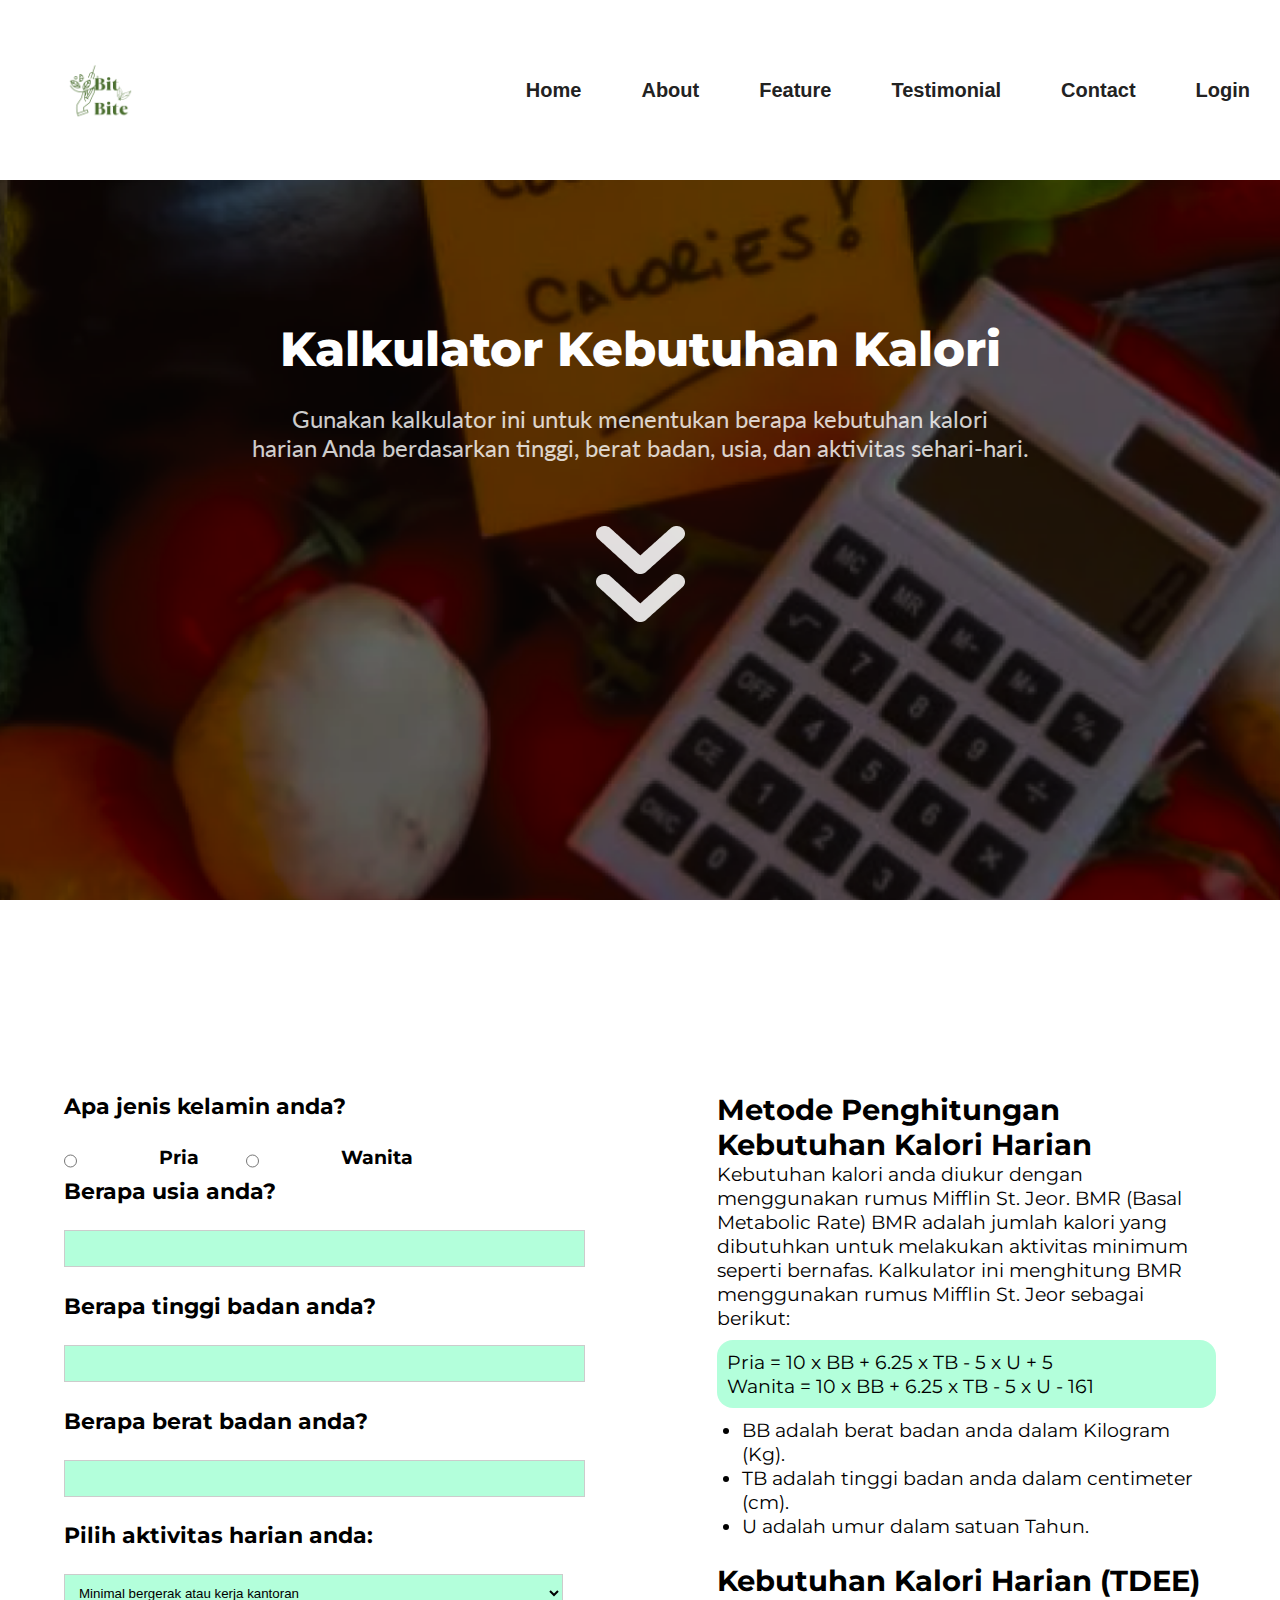
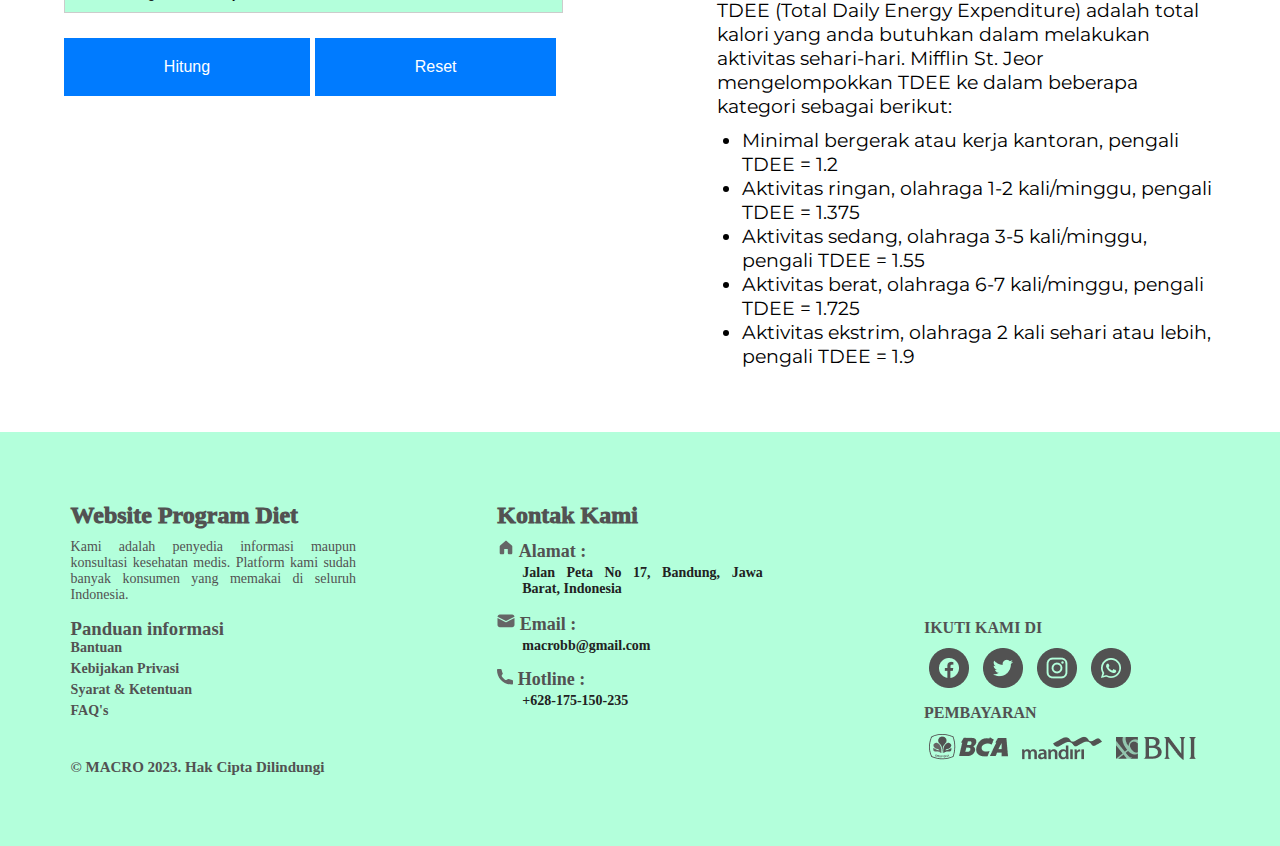
<file: kalkulatorKalori.html>
<!DOCTYPE html>
<html>
    <head>
        <title>Kalkulator Kalori</title>
        <link rel="stylesheet" href="kalkulator.css">
        <link rel="stylesheet" href="https://rsms.me/inter/inter.css">
        <link href='https://fonts.googleapis.com/css?family=Poppins' rel='stylesheet'>
        <link href='https://fonts.googleapis.com/css?family=Lato' rel='stylesheet'>
        <link href='https://fonts.googleapis.com/css?family=Montserrat' rel='stylesheet'>
        <link rel="icon" href="assets/headlogo.png">
    </head>
    <body id="top">
        <header>
            <div class="logo">
                <a href="home.html"><img src="assets/BitBiteLogo.png" alt="logo-img" class="logo-img"></a>
            </div>
            <nav>
                <ul>
                    <li><a href="home.html">Home</a></li>
                    <li><a href="home.html#about">About</a></li>
                    <li><a href="home.html#Feature">Feature</a></li>
                    <li><a href="home.html#testi">Testimonial</a></li>
                    <li><a href="home.html#contact">Contact</a></li>
                    <li><a href="login.html">Login</a></li>
                </ul>
            </nav>
        </header>
        <div id="imgKalkulator"class="imgKalkulator">
            <div class="isiImage">
                <h2>Kalkulator Kebutuhan Kalori</h2>
                <p>
                    Gunakan kalkulator ini untuk menentukan berapa kebutuhan kalori 
                    <br>
                    harian Anda berdasarkan tinggi, berat badan, usia, dan aktivitas sehari-hari.
                </p>
                <a href="#kalkulator">
                    <div class="tombolBawah">
                        <img src="Vector.png">
                        <img src="Vector.png">
                    </div>
                </a>
            </div>
        </div>
        <div id="kalkulator"class="kalkulator">
            <div class="item left">
                <form id="kalkulatorForm">
                    <h3>Apa jenis kelamin anda?</h3>
                    <div class="gender-selection">
                        <input type="radio" id="pria" name="jenisKelamin" value="pria">
                        <label for="pria">Pria</label>
                        <input type="radio" id="wanita" name="jenisKelamin" value="wanita">
                        <label for="wanita">Wanita</label>
                    </div>
                    <h3>Berapa usia anda?</h3>
                    <div>
                        <input type="number" id="usia" name="usia" required>
                    </div>
                    <h3>Berapa tinggi badan anda?</h3>
                    <div>
                        <input type="number" id="tinggiBadan" name="tinggiBadan" required>
                    </div>
                    <h3>Berapa berat badan anda?</h3>
                    <div>
                        <input type="number" id="beratBadan" name="beratBadan" required>
                    </div>
                    <h3>Pilih aktivitas harian anda:</h3>
                    <div>
                        <select id="aktivitas" name="aktivitas" required>
                            <option value="minimal">Minimal bergerak atau kerja kantoran</option>
                            <option value="ringan">Aktivitas ringan, Olahraga 1-3 kali/minggu</option>
                            <option value="sedang">Aktivitas menengah, olahraga 3-5 kali/minggu</option>
                            <option value="berat">Aktivitas berat, olahraga 6-7 kali/minggu</option>
                            <option value="ekstrim">Pekerja fisik, olahraga 2 kali/hari</option>

                        </select>
                    </div>
                    <button type="submit">Hitung</button>
                    <button type="reset">Reset</button>
                </form>
                <div id="loading" class="loading">
                    <div class="spinner"></div>
                </div>
                
  
                <div id="hasil" class="hasil-popup">
                    <span class="close" onclick="closePopup()">&times;</span>
                    <h2>Perhitungan Kalori:</h2>
                    <p id="hasilKalori"></p>
                </div>
            </div>
            <div class="item right">
                <h2>Metode Penghitungan Kebutuhan Kalori Harian</h2>
                <p>Kebutuhan kalori anda diukur dengan menggunakan rumus Mifflin St. Jeor. BMR (Basal Metabolic Rate) 
                    BMR adalah jumlah kalori yang dibutuhkan untuk melakukan aktivitas minimum seperti bernafas. 
                    Kalkulator ini menghitung BMR menggunakan rumus Mifflin St. Jeor sebagai berikut:
                </p>
                <div class="rumus">
                    <p>Pria = 10 x BB + 6.25 x TB - 5 x U + 5<br>
                        Wanita = 10 x BB + 6.25 x TB - 5 x U - 161</p>
                </div>
                <ul>
                    <li>BB adalah berat badan anda dalam Kilogram (Kg).</li>
                    <li>TB adalah tinggi badan anda dalam centimeter (cm).</li>
                    <li>U adalah umur dalam satuan Tahun.</li>
                </ul>
                <h2 style="margin-top: 5%;">Kebutuhan Kalori Harian (TDEE)</h2>
                <p>
                    TDEE (Total Daily Energy Expenditure) adalah total kalori yang anda butuhkan dalam melakukan aktivitas sehari-hari. Mifflin St. Jeor mengelompokkan TDEE ke dalam beberapa kategori sebagai berikut:
                </p>
                <ul>
                    <li>Minimal bergerak atau kerja kantoran, pengali TDEE = 1.2</li>
                    <li>Aktivitas ringan, olahraga 1-2 kali/minggu, pengali TDEE = 1.375</li>
                    <li>Aktivitas sedang, olahraga 3-5 kali/minggu, pengali TDEE = 1.55</li>
                    <li>Aktivitas berat, olahraga 6-7 kali/minggu, pengali TDEE = 1.725</li>
                    <li>Aktivitas ekstrim, olahraga 2 kali sehari atau lebih, pengali TDEE = 1.9</li>
                </ul>
            </div>
        </div>
        <!----------- FOOTER ------------>
        <div class="footer">
            <div class="item">
                <h2>Website Program Diet</h2>
                <p>Kami adalah penyedia informasi maupun konsultasi kesehatan medis. Platform kami sudah banyak konsumen yang memakai di seluruh Indonesia.</p>
                <h3 style="margin-top: 5%;">Panduan informasi</h3>
                <ul>Bantuan</ul>
                <ul>Kebijakan Privasi</ul>
                <ul>Syarat & Ketentuan</ul>
                <ul>FAQ's</ul>
                <h6 style="margin-top: 35px;font-size: 15px;">&#169; MACRO 2023. Hak Cipta Dilindungi</h6>

            </div>
            <div class="item">
                <h2>Kontak Kami</h2>
                <ul>
                    <li>
                        <svg xmlns="http://www.w3.org/2000/svg" width="18" height="18" viewBox="0 0 20 20" fill="none" class="icon">
                            <path d="M11.002 2.38811C10.7267 2.14075 10.3696 2.00391 9.9995 2.00391C9.62938 2.00391 9.27232 2.14075 8.997 2.38811L3.497 7.33011C3.34062 7.47074 3.21556 7.64268 3.12994 7.83477C3.04432 8.02686 3.00005 8.2348 3 8.44511V15.5001C3 15.8979 3.15804 16.2795 3.43934 16.5608C3.72064 16.8421 4.10218 17.0001 4.5 17.0001H6.5C6.89782 17.0001 7.27936 16.8421 7.56066 16.5608C7.84196 16.2795 8 15.8979 8 15.5001V11.5001C8 11.3675 8.05268 11.2403 8.14645 11.1466C8.24021 11.0528 8.36739 11.0001 8.5 11.0001H11.5C11.6326 11.0001 11.7598 11.0528 11.8536 11.1466C11.9473 11.2403 12 11.3675 12 11.5001V15.5001C12 15.8979 12.158 16.2795 12.4393 16.5608C12.7206 16.8421 13.1022 17.0001 13.5 17.0001H15.5C15.8978 17.0001 16.2794 16.8421 16.5607 16.5608C16.842 16.2795 17 15.8979 17 15.5001V8.44511C17 8.2348 16.9557 8.02686 16.8701 7.83477C16.7844 7.64268 16.6594 7.47074 16.503 7.33011L11.003 2.38811H11.002Z" fill="#656666"/>
                        </svg>
                        Alamat : <p><a href="https://maps.app.goo.gl/neUPEe2hKwsL8D8L9">Jalan Peta No 17, Bandung, Jawa Barat, Indonesia</a></p>
                    </li>
                    <li>
                        <svg xmlns="http://www.w3.org/2000/svg" width="18" height="18" viewBox="0 0 17 18" fill="none">
                            <path d="M17 5.9024V12.9803C17 14.204 15.9487 15.1956 14.6513 15.1956H2.34868C1.72577 15.1956 1.12838 14.9622 0.687914 14.5467C0.24745 14.1313 0 13.5678 0 12.9803V5.9024L8.23068 10.1726C8.39845 10.2595 8.602 10.2595 8.76932 10.1726L17 5.90198V5.9024ZM14.6513 2.53687C15.2644 2.53692 15.8532 2.7631 16.2919 3.16709C16.7306 3.57108 16.9844 4.12086 16.9991 4.69897L8.5 9.10843L0.000894672 4.69855L0.00178956 4.66058C0.0268433 4.08935 0.285066 3.54939 0.722459 3.15359C1.15985 2.75779 1.74254 2.53681 2.34868 2.53687H14.6513Z" fill="#656666"/>
                        </svg>
                        Email :<p><a href="mailto:alvitokurnia@gmail.com">macrobb@gmail.com</a></p>
                    </li>
                    <li>
                        <svg xmlns="http://www.w3.org/2000/svg" width="16" height="16" viewBox="0 0 16 16" fill="none">
                            <path d="M14.997 15.5799C6.46601 15.5916 -0.00899062 9.21164 9.37069e-06 0.976667C9.37069e-06 0.438186 0.448009 0 1.00001 0H3.64001C4.13501 0 4.55601 0.354444 4.62901 0.831579C4.80311 1.97578 5.14493 3.08974 5.64401 4.1394L5.74701 4.35557C5.81619 4.50103 5.83108 4.66545 5.78909 4.82047C5.7471 4.97548 5.65087 5.11136 5.51701 5.20467C4.69901 5.77334 4.38701 6.91749 5.02401 7.80944C5.82301 8.92925 6.83001 9.91079 7.98 10.6888C8.897 11.3081 10.072 11.0043 10.655 10.2088C10.7507 10.078 10.8904 9.98396 11.0498 9.94288C11.2092 9.90181 11.3784 9.91629 11.528 9.98382L11.749 10.0831C12.827 10.57 13.971 10.903 15.146 11.0725C15.636 11.1436 16 11.5535 16 12.0365V14.6062C16 14.7341 15.9741 14.8609 15.9238 14.9791C15.8735 15.0973 15.7997 15.2046 15.7068 15.2951C15.6138 15.3855 15.5034 15.4572 15.382 15.5061C15.2605 15.555 15.1304 15.5801 14.999 15.5799H14.997Z" fill="#656666"/>
                        </svg>
                        Hotline :<p><a href="https://wa.me/628175150235">+628-175-150-235</a></p>
                    </li>
                </ul>
            </div>
            <div class="item">
                <div class="third-section">
                    <h4>IKUTI KAMI DI</h4>
                    <div>
                        <a href="https://www.facebook.com/"><img src="assets/fb.png" alt="logo-fb" class="logo-ikuti"></a>
                        <a href="https://www.x.com"><img src="assets/twt.png" alt="logo-twt" class="logo-ikuti"></a>
                        <a href="https://www.instagram.com/alvit007"><img src="assets/ig.png" alt="logo-ig" class="logo-ikuti"></a>
                        <a href="https://wa.me/628175150235"><img src="assets/wa.png" alt="logo-wa" class="logo-ikuti"></a>
                    </div>
                    <h4>PEMBAYARAN</h4>
                    <div>
                        <a href=""><img src="assets/BCA.png" alt="logo-fb" class="logo-ikuti"></a>
                        <a href=""><img src="assets/Mandiri.png" alt="logo-twt" class="logo-ikuti"></a>
                        <a href=""><img src="assets/BNI.png" alt="logo-ig" class="logo-ikuti"></a>
                    </div>
                </div>
            </div>
        </div>
        <!----------- FOOTER ------------>
    </div>     
    </body>
    <script src="kalkulator.js">
        
    </script>
</html>
</file>
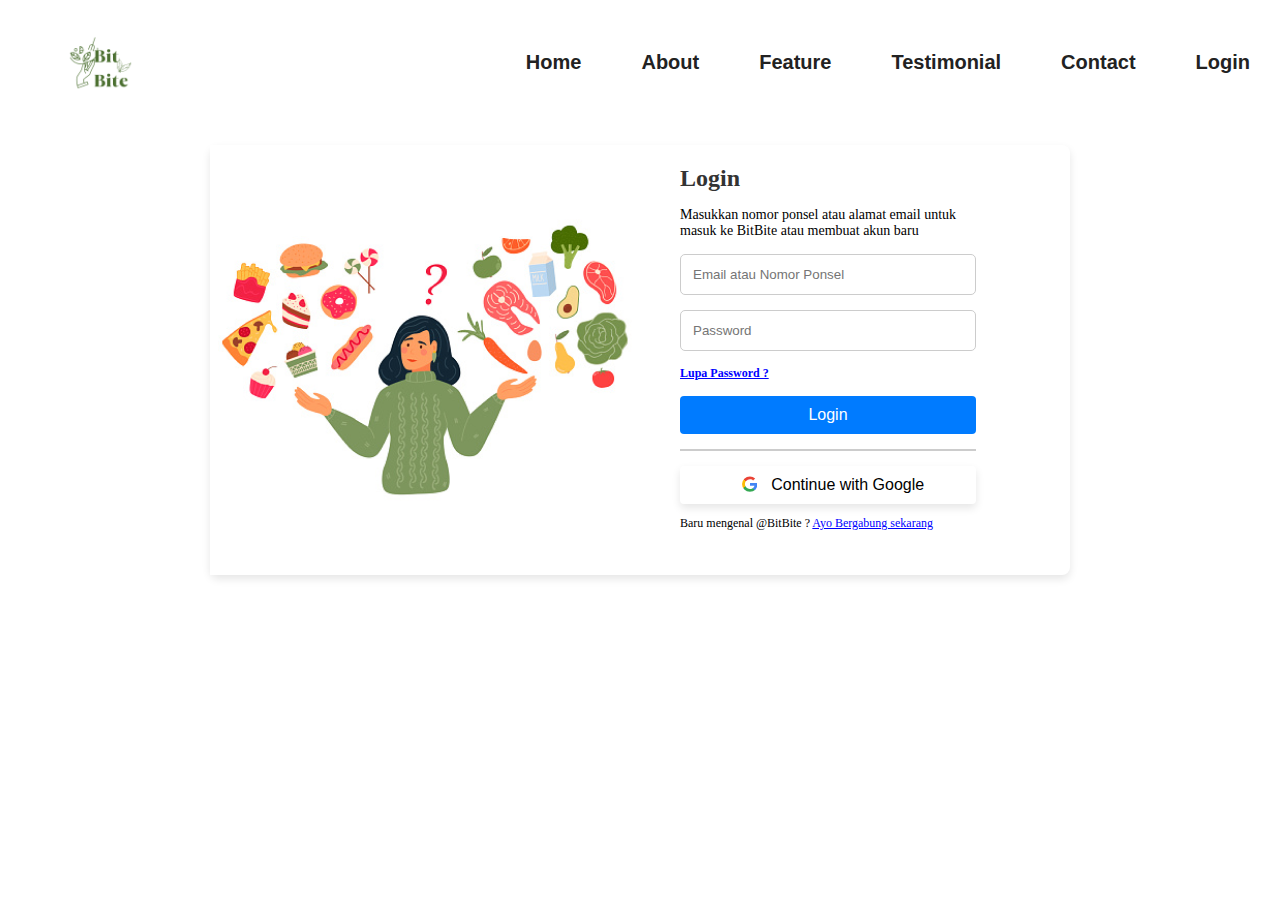
<file: login.html>
<!DOCTYPE html>
<html lang="en">
<head>
    <meta charset="UTF-8">
    <meta name="viewport" content="width=device-width, initial-scale=1.0">
    <link rel="stylesheet" href="https://rsms.me/inter/inter.css">
    <link rel="stylesheet" href="https://use.fontawesome.com/releases/v5.12.0/css/all.css">
    <link rel="icon" href="assets/BitBiteLogo.png">
    <link rel="stylesheet" href="loginstyle.css">
    <title>Login</title>
</head>
<body>
    <header>
        <div class="logo">
            <a href="home.html"><img src="assets/BitBiteLogo.png" alt="logo-img" class="logo-img"></a>
        </div>
        <nav>
            <ul>
                <li><a href="home.html">Home</a></li>
                <li><a href="home.html#about">About</a></li>
                <li><a href="home.html#Feature">Feature</a></li>
                <li><a href="home.html#testi">Testimonial</a></li>
                <li><a href="home.html#contact">Contact</a></li>
                <li><a href="login.html">Login</a></li>
            </ul>
        </nav>
    </header>

    <div class="login-container">
        <div class="login-image" >
            <img src="assets/login-pic.png" alt="login-image">
        </div>
        <div class="login-content">
            <h2>Login</h2>
            <h3>Masukkan nomor ponsel atau alamat email untuk masuk ke BitBite atau membuat akun baru</h3>
            <form>
                <div class="form-group">
                    <input type="text" id="email" name="email" placeholder="Email atau Nomor Ponsel" required>
                </div>
                <div class="form-group">
                    <input type="password" id="password" name="password" placeholder="Password" required>
                </div>
                <h5><a href="https://www.example.com">Lupa Password ?</a></h5>
                <button type="button" onclick="login()">Login</button>
                <div class="horizontal-line"></div>
                <button class="google"><i class="fab fa-google"></i> Continue with Google</button>
                <p>Baru mengenal @BitBite ? <a href="register.html">Ayo Bergabung sekarang</a></p>
            </form>
        </div>
        
    </div>

    <script>
        function login() {
            var email = document.getElementById("email").value;
            var password = document.getElementById("password").value;

            if (email === "admin@gmail.com" && password === "1234") {
                window.location.href = "home.html";
            } else {
                alert("Login Gagal. Harap periksa kembali email dan password Anda.");
            }
        }
    </script>
</body>
</html>
</file>
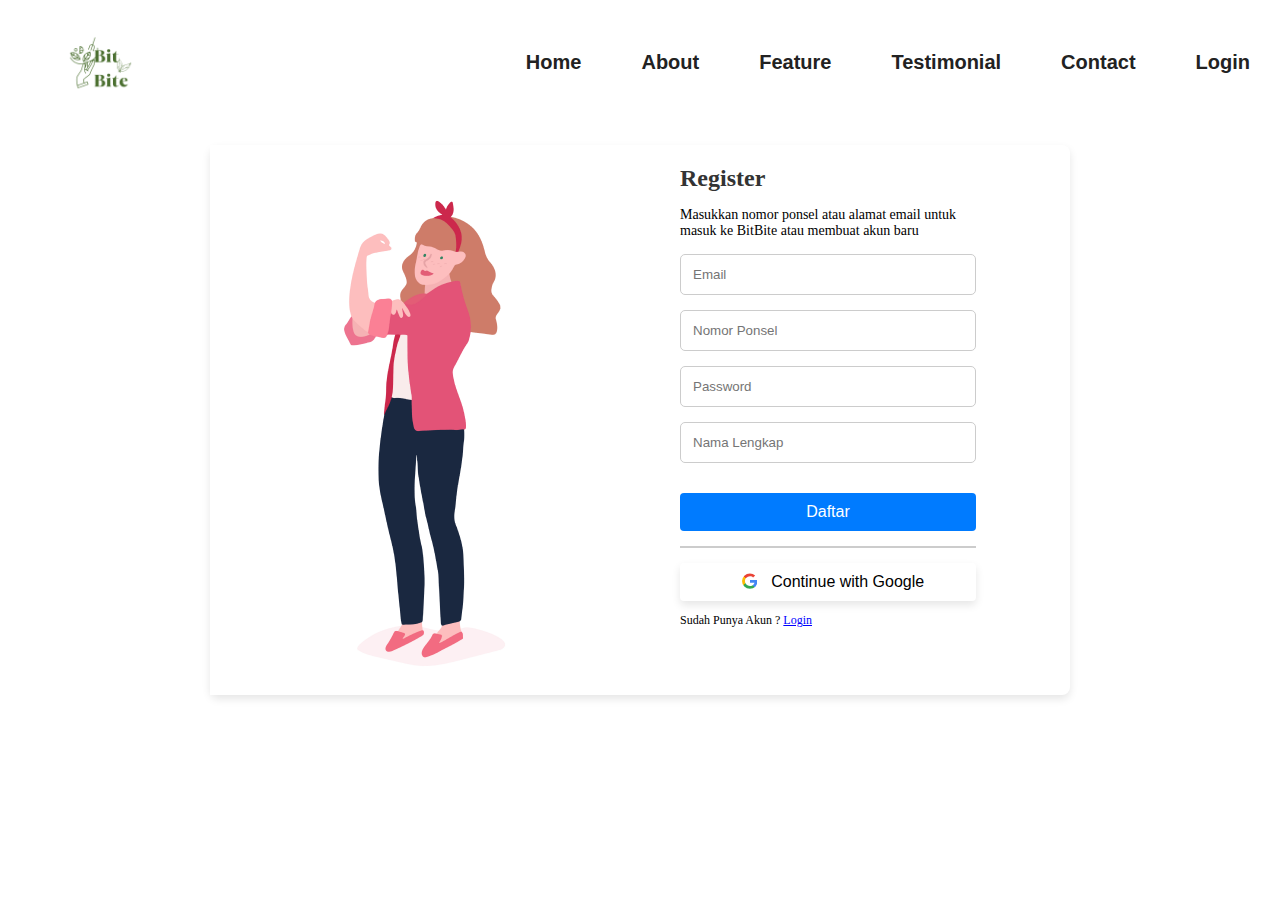
<file: register.html>
<!DOCTYPE html>
<html lang="en">
<head>
    <meta charset="UTF-8">
    <meta name="viewport" content="width=device-width, initial-scale=1.0">
    <link rel="stylesheet" href="https://rsms.me/inter/inter.css">
    <link rel="stylesheet" href="https://use.fontawesome.com/releases/v5.12.0/css/all.css">
    <link rel="icon" href="assets/headlogo.png">
    <link rel="stylesheet" href="loginstyle.css">
    <title>Register</title>
</head>
<body>
    <header>
        <div class="logo">
            <a href="home.html"><img src="assets/BitBiteLogo.png" alt="logo-img" class="logo-img"></a>
        </div>
        <nav>
            <ul>
                <li><a href="home.html">Home</a></li>
                <li><a href="home.html#about">About</a></li>
                <li><a href="home.html#Feature">Feature</a></li>
                <li><a href="home.html#testi">Testimonial</a></li>
                <li><a href="home.html#contact">Contact</a></li>
                <li><a href="login.html">Login</a></li>
            </ul>
        </nav>
    </header>

    <div class="login-container">
        <div class="login-image" >
            <img src="assets/register-pic.png" alt="login-image">
        </div>
        <div class="login-content">
            <h2>Register</h2>
            <h3>Masukkan nomor ponsel atau alamat email untuk masuk ke BitBite atau membuat akun baru</h3>
            <form>
                <div class="form-group">
                    <input type="text" id="email" name="email" placeholder="Email" required>
                </div>
                <div class="form-group">
                    <input type="text" id="nomor" name="nomor" placeholder="Nomor Ponsel" required>
                </div>
                <div class="form-group">
                    <input type="password" id="password" name="password" placeholder="Password" required>
                </div>
                <div class="form-group">
                    <input type="text" id="name" name="name" placeholder="Nama Lengkap" required>
                </div>
                <button type="button" onclick="cekForm()">Daftar</button>
                <div class="horizontal-line"></div>
                <button class="google"><i class="fab fa-google"></i> Continue with Google</button>
                <p>Sudah Punya Akun ? <a href="login.html">Login</a></p>
            </form>
        </div>
        
    </div>

    <script>
        function cekForm() {
            // Ambil nilai dari input
            var email = document.getElementById("email").value;
            var password = document.getElementById("password").value;
            var password = document.getElementById("nomor").value;
            var password = document.getElementById("name").value;

            // Periksa apakah input memiliki nilai
            if (email === "" || password === "" || nomor === "") {
                alert("Harap isi semua kolom!");
                return false; // Menghentikan pengiriman formulir
            }
            window.location.href = "home.html"

            return true; // Memungkinkan pengiriman formulir jika semua input memiliki nilai
        }
    </script>
</body>
</html>
</file>
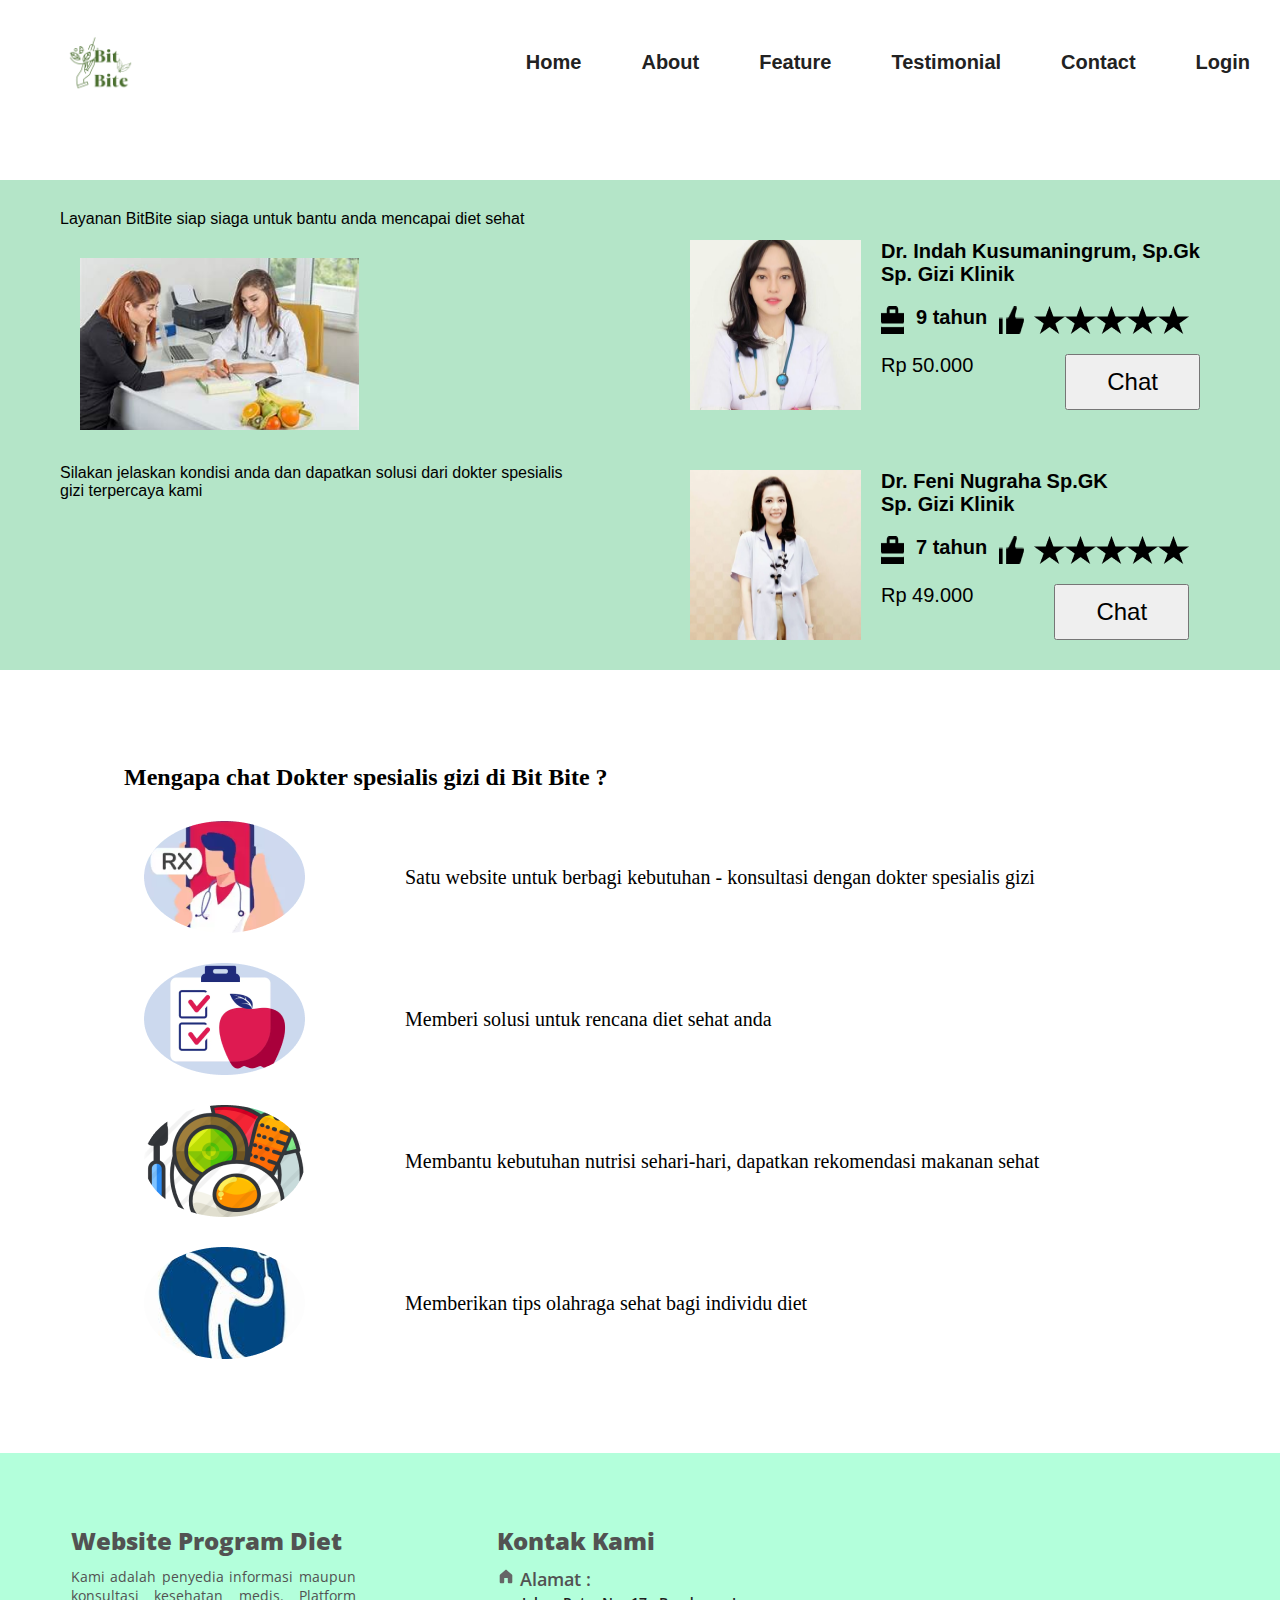
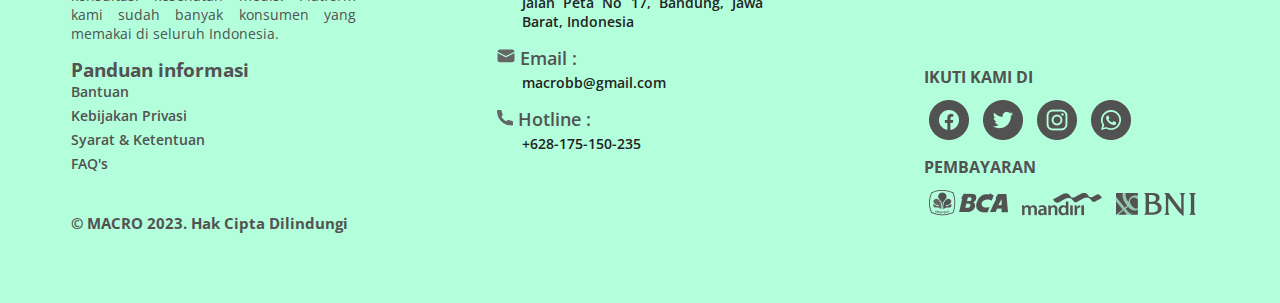
<file: ruangkonsul.html>
<!DOCTYPE html>
<html lang="en">
<head>
    <meta charset="UTF-8">
    <meta name="viewport" content="width=device-width, initial-scale=1.0">
    <link rel="preconnect" href="https://rsms.me/">
    <link rel="stylesheet" href="https://rsms.me/inter/inter.css">
    <link rel="stylesheet" href="ruangkonsulstyle.css">
    <link href='https://fonts.googleapis.com/css?family=Poppins' rel='stylesheet'>
    <link href='https://fonts.googleapis.com/css?family=Open Sans' rel='stylesheet'>
    <link rel="stylesheet" href="https://cdnjs.cloudflare.com/ajax/libs/font-awesome/6.0.0-beta3/css/all.min.css">
    <link rel="icon" href="assets/headlogo.png">
    <title>Ruang Konsultasi</title>
</head>
<body>
    <header>
        <nav>
            <div class="logo">
                <a href="index.html"><img src="assets/BitBiteLogo.png" alt="logo-img" class="logo-img"></a>
            </div>
            <ul>
                <li><a href="home.html">Home</a></li>
                <li><a href="home.html#about">About</a></li>
                <li><a href="home.html#Feature">Feature</a></li>
                <li><a href="home.html#testi">Testimonial</a></li>
                <li><a href="home.html#contact">Contact</a></li>
                <li><a href="login.html">Login</a></li>
            </ul>
        </nav>
    </header>

    <div class="second-header">
        <h4>Ruang Konsultasi Gizi</h4>
        <div class="second-header-bottom-element">
            <div class="second-header-left-text"> <h5>HOME</h5></div>
            <div class="second-header-center-text"> <p></a>&#62;</p></div>
            <div class="second-header-right-text"> <h5>TANYA DOKTER SPESIALIS GIZI</h5></div>
        </div>
    </div>

    <div class="chatdokter">
        <div class="cd-left-element">
            <div class="tittle-cd">
                <p>Chat Dokter di Bit Bite</p>
            </div>
            <div class="text-cd">
                <p>Layanan BitBite siap siaga untuk bantu anda mencapai diet sehat</p>
            </div>
            <div class="img-cd1">
                <img src="assets/img-cd1.png" alt="img-cd1">
            </div>
            <div class="text-cd">
                <p>Silakan jelaskan kondisi anda dan dapatkan solusi dari dokter spesialis gizi terpercaya kami</p>
            </div>
        </div>
        <div class="cd-right-element">
            <div class="tittle-cd">
                <p>Chat Dokter di Bit Bite</p>
            </div>
            <div class="dokter">
                <img src="assets/drindah.png" alt="" class="img-dr">
                <div class="namadr">
                    <p>Dr. Indah Kusumaningrum, Sp.Gk<br>Sp. Gizi Klinik</p>
                    <div class="experiencedr">
                        <img src="assets/briefcase.png" alt="">
                        <p>9 tahun</p>
                        <img src="assets/thumbup.png" alt="" class="img-thumbup">
                        <img src="assets/star.png" alt="">
                        <img src="assets/star.png" alt="">
                        <img src="assets/star.png" alt="">
                        <img src="assets/star.png" alt="">
                        <img src="assets/star.png" alt="">
                    </div>
                    <div class="harga">
                        <p>Rp 50.000</p>
                        <button type="chat" class="bt-chat">Chat</button>
                    </div>
                </div>
            </div>
            <div class="dokter">
                <img src="assets/drfeni.png" alt="" class="img-dr">
                <div class="namadr">
                    <p>Dr. Feni Nugraha Sp.GK<br>Sp. Gizi Klinik</p>
                    <div class="experiencedr">
                        <img src="assets/briefcase.png" alt="">
                        <p>7 tahun</p>
                        <img src="assets/thumbup.png" alt="" class="img-thumbup">
                        <img src="assets/star.png" alt="">
                        <img src="assets/star.png" alt="">
                        <img src="assets/star.png" alt="">
                        <img src="assets/star.png" alt="">
                        <img src="assets/star.png" alt="">
                    </div>
                    <div class="harga">
                        <p>Rp 49.000</p>
                        <button type="chat" class="bt-chat">Chat</button>
                    </div>
                </div>
            </div>
            <div id="chat-popup" class="chat-popup">
                <div class="chat-header">
                    <div id="chat-title"></div>
                    <span id="close-chat" class="close-chat">x</span>
                </div>
                
                <div class="chat-content">
                    <div class="chat-messages" id="chat-messages"></div>
                    <input type="text" id="user-input" placeholder="Tulis pesan...">
                    <button id="send-button">Send</button>
                </div>
            </div>
        </div>

    </div>
    
    <div class="mengapa">
        <div class="tittle-cd">
            <p>Mengapa chat Dokter spesialis gizi di Bit Bite ?</p>
        </div>
        <div class="isi-mengapa">
            <img src="assets/mengapa1.png" alt="mengapa1-pic" class="mengapa-pic">
                <p>Satu website untuk berbagi kebutuhan - konsultasi dengan dokter spesialis gizi </p>
        </div>
        <div class="isi-mengapa">
            <img src="assets/mengapa2.png" alt="mengapa2-pic" class="mengapa-pic">
                <p>Memberi solusi untuk rencana diet sehat anda </p>
        </div>
        <div class="isi-mengapa">
            <img src="assets/mengapa3.png" alt="mengapa3-pic" class="mengapa-pic">
                <p>Membantu kebutuhan nutrisi sehari-hari, dapatkan rekomendasi makanan sehat </p>
        </div>
        <div class="isi-mengapa">
            <img src="assets/mengapa4.png" alt="mengapa4-pic" class="mengapa-pic">
                <p>Memberikan tips olahraga sehat bagi individu diet </p>
        </div>
    </div>

    <!----------- FOOTER ------------>
    <div class="footer">
        <div class="item">
            <h2>Website Program Diet</h2>
            <p>Kami adalah penyedia informasi maupun konsultasi kesehatan medis. Platform kami sudah banyak konsumen yang memakai di seluruh Indonesia.</p>
            <h3 style="margin-top: 5%;">Panduan informasi</h3>
            <ul>Bantuan</ul>
            <ul>Kebijakan Privasi</ul>
            <ul>Syarat & Ketentuan</ul>
            <ul>FAQ's</ul>
            <h6 style="margin-top: 35px;font-size: 15px;">&#169; MACRO 2023. Hak Cipta Dilindungi</h6>

        </div>
        <div class="item">
            <h2>Kontak Kami</h2>
            <ul>
                <li>
                    <svg xmlns="http://www.w3.org/2000/svg" width="18" height="18" viewBox="0 0 20 20" fill="none" class="icon">
                        <path d="M11.002 2.38811C10.7267 2.14075 10.3696 2.00391 9.9995 2.00391C9.62938 2.00391 9.27232 2.14075 8.997 2.38811L3.497 7.33011C3.34062 7.47074 3.21556 7.64268 3.12994 7.83477C3.04432 8.02686 3.00005 8.2348 3 8.44511V15.5001C3 15.8979 3.15804 16.2795 3.43934 16.5608C3.72064 16.8421 4.10218 17.0001 4.5 17.0001H6.5C6.89782 17.0001 7.27936 16.8421 7.56066 16.5608C7.84196 16.2795 8 15.8979 8 15.5001V11.5001C8 11.3675 8.05268 11.2403 8.14645 11.1466C8.24021 11.0528 8.36739 11.0001 8.5 11.0001H11.5C11.6326 11.0001 11.7598 11.0528 11.8536 11.1466C11.9473 11.2403 12 11.3675 12 11.5001V15.5001C12 15.8979 12.158 16.2795 12.4393 16.5608C12.7206 16.8421 13.1022 17.0001 13.5 17.0001H15.5C15.8978 17.0001 16.2794 16.8421 16.5607 16.5608C16.842 16.2795 17 15.8979 17 15.5001V8.44511C17 8.2348 16.9557 8.02686 16.8701 7.83477C16.7844 7.64268 16.6594 7.47074 16.503 7.33011L11.003 2.38811H11.002Z" fill="#656666"/>
                    </svg>
                    Alamat : <p><a href="https://maps.app.goo.gl/neUPEe2hKwsL8D8L9">Jalan Peta No 17, Bandung, Jawa Barat, Indonesia</a></p>
                </li>
                <li>
                    <svg xmlns="http://www.w3.org/2000/svg" width="18" height="18" viewBox="0 0 17 18" fill="none">
                        <path d="M17 5.9024V12.9803C17 14.204 15.9487 15.1956 14.6513 15.1956H2.34868C1.72577 15.1956 1.12838 14.9622 0.687914 14.5467C0.24745 14.1313 0 13.5678 0 12.9803V5.9024L8.23068 10.1726C8.39845 10.2595 8.602 10.2595 8.76932 10.1726L17 5.90198V5.9024ZM14.6513 2.53687C15.2644 2.53692 15.8532 2.7631 16.2919 3.16709C16.7306 3.57108 16.9844 4.12086 16.9991 4.69897L8.5 9.10843L0.000894672 4.69855L0.00178956 4.66058C0.0268433 4.08935 0.285066 3.54939 0.722459 3.15359C1.15985 2.75779 1.74254 2.53681 2.34868 2.53687H14.6513Z" fill="#656666"/>
                    </svg>
                    Email :<p><a href="mailto:alvitokurnia@gmail.com">macrobb@gmail.com</a></p>
                </li>
                <li>
                    <svg xmlns="http://www.w3.org/2000/svg" width="16" height="16" viewBox="0 0 16 16" fill="none">
                        <path d="M14.997 15.5799C6.46601 15.5916 -0.00899062 9.21164 9.37069e-06 0.976667C9.37069e-06 0.438186 0.448009 0 1.00001 0H3.64001C4.13501 0 4.55601 0.354444 4.62901 0.831579C4.80311 1.97578 5.14493 3.08974 5.64401 4.1394L5.74701 4.35557C5.81619 4.50103 5.83108 4.66545 5.78909 4.82047C5.7471 4.97548 5.65087 5.11136 5.51701 5.20467C4.69901 5.77334 4.38701 6.91749 5.02401 7.80944C5.82301 8.92925 6.83001 9.91079 7.98 10.6888C8.897 11.3081 10.072 11.0043 10.655 10.2088C10.7507 10.078 10.8904 9.98396 11.0498 9.94288C11.2092 9.90181 11.3784 9.91629 11.528 9.98382L11.749 10.0831C12.827 10.57 13.971 10.903 15.146 11.0725C15.636 11.1436 16 11.5535 16 12.0365V14.6062C16 14.7341 15.9741 14.8609 15.9238 14.9791C15.8735 15.0973 15.7997 15.2046 15.7068 15.2951C15.6138 15.3855 15.5034 15.4572 15.382 15.5061C15.2605 15.555 15.1304 15.5801 14.999 15.5799H14.997Z" fill="#656666"/>
                    </svg>
                    Hotline :<p><a href="https://wa.me/628175150235">+628-175-150-235</a></p>
                </li>
            </ul>
        </div>
        <div class="item">
            <div class="third-section">
                <h4>IKUTI KAMI DI</h4>
                <div>
                    <a href="https://www.facebook.com/"><img src="assets/fb.png" alt="logo-fb" class="logo-ikuti"></a>
                    <a href="https://www.x.com"><img src="assets/twt.png" alt="logo-twt" class="logo-ikuti"></a>
                    <a href="https://www.instagram.com/alvit007"><img src="assets/ig.png" alt="logo-ig" class="logo-ikuti"></a>
                    <a href="https://wa.me/628175150235"><img src="assets/wa.png" alt="logo-wa" class="logo-ikuti"></a>
                </div>
                <h4>PEMBAYARAN</h4>
                <div>
                    <a href=""><img src="assets/BCA.png" alt="logo-fb" class="logo-ikuti"></a>
                    <a href=""><img src="assets/Mandiri.png" alt="logo-twt" class="logo-ikuti"></a>
                    <a href=""><img src="assets/BNI.png" alt="logo-ig" class="logo-ikuti"></a>
                </div>
            </div>
        </div>
    </div>
    <!----------- FOOTER ------------>
</body>
<script src="ruangkonsul.js"></script>
</html>
</file>
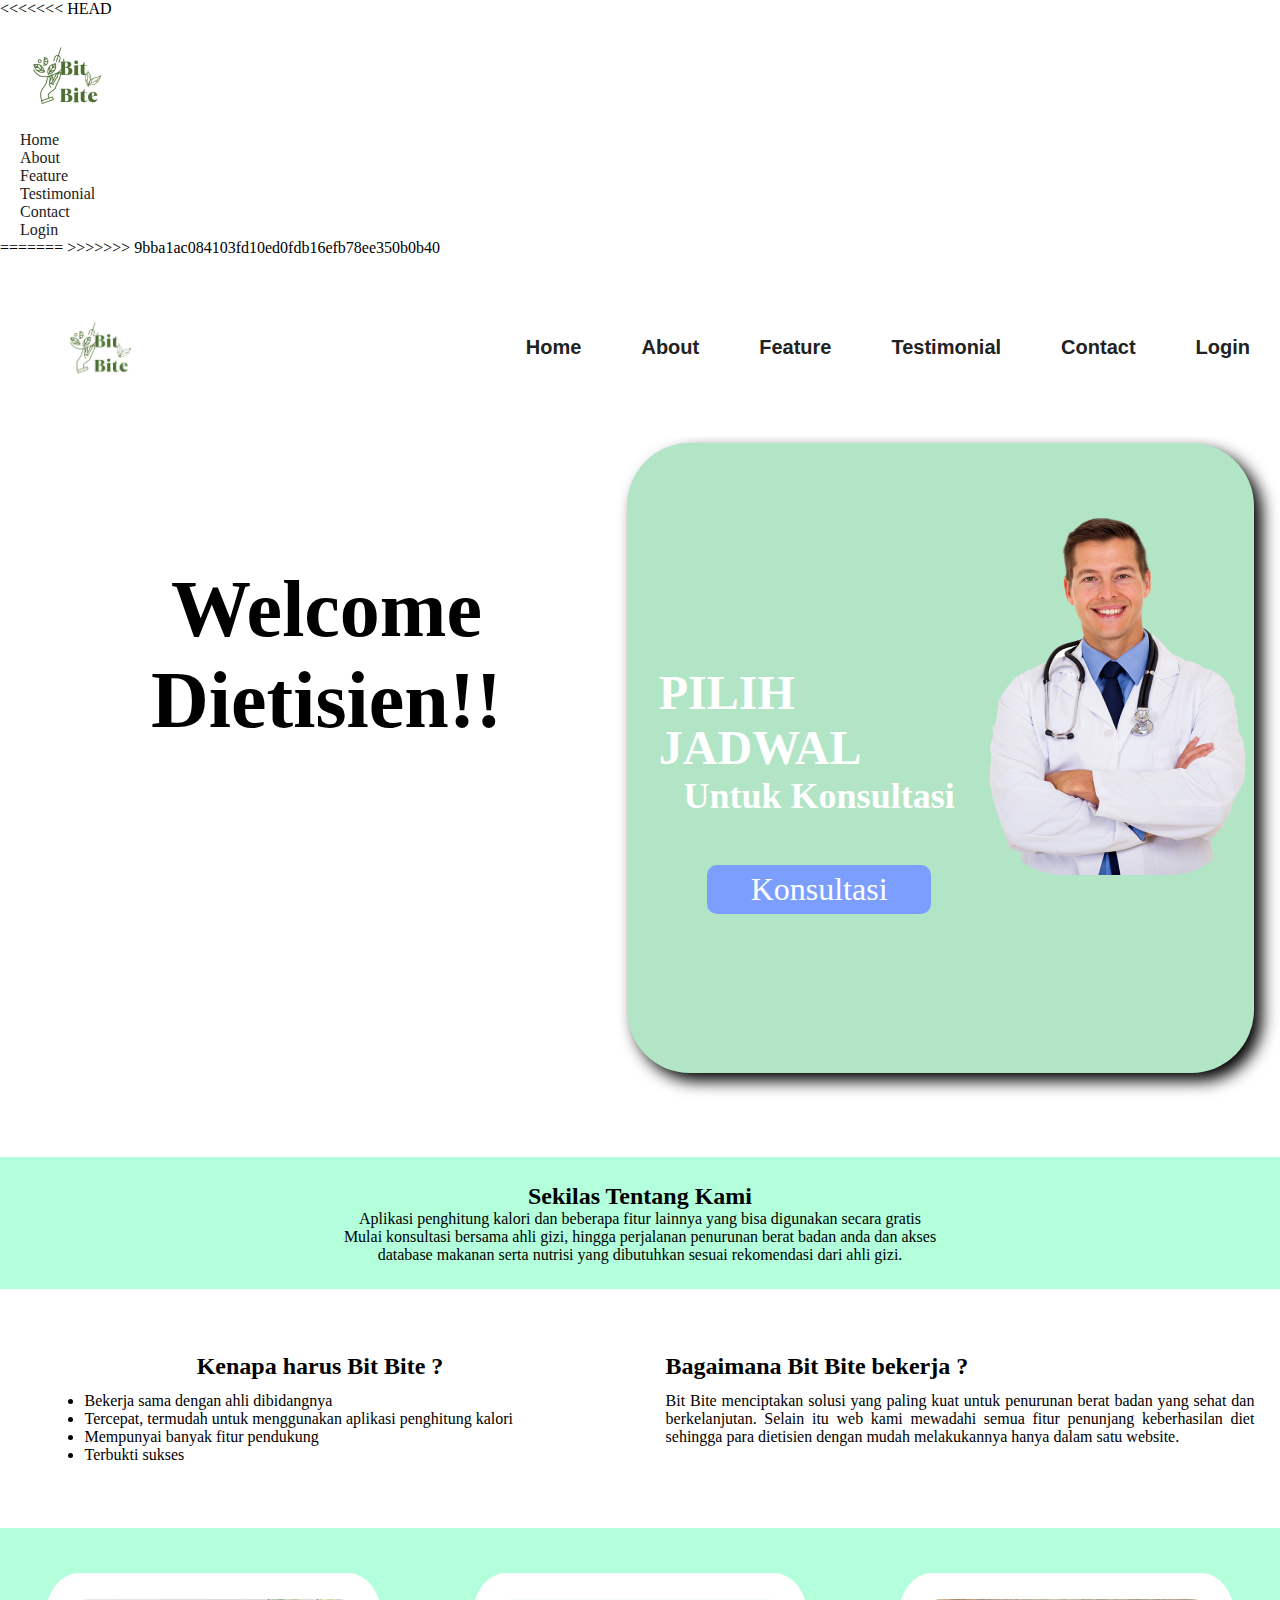
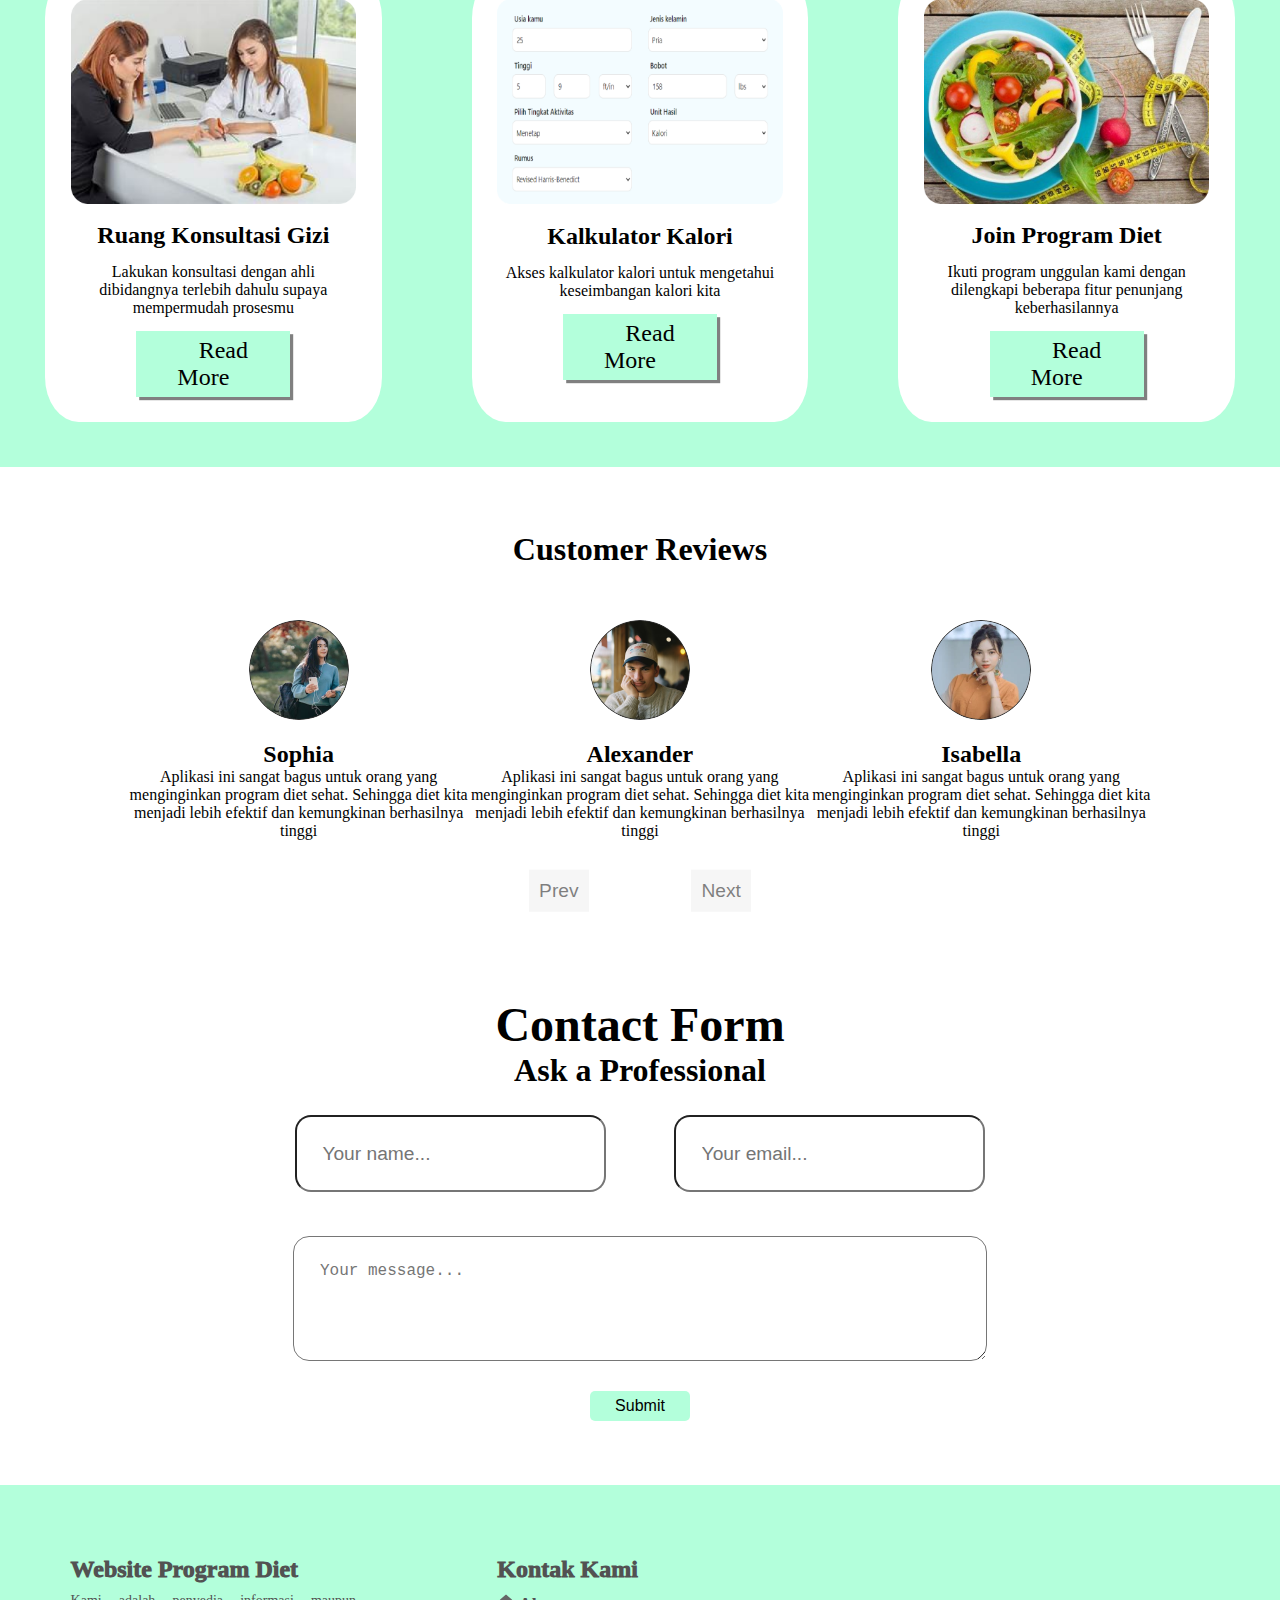
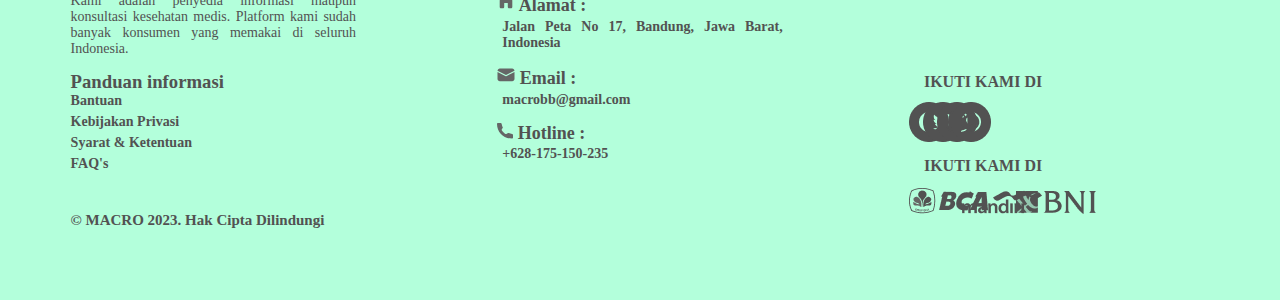
<file: tes.html>
<!DOCTYPE html>
<html>
    <head>
        <title>Home</title>
        <link rel="stylesheet" href="home.css">
        <link rel="stylesheet" href="https://rsms.me/inter/inter.css">
    </head>
    <body id="top">
<<<<<<< HEAD
        <div class="navbar">
            <img src="Rectangle 62.png">
            <ul>
                <li><a href="#top">Home</a></li>
                <li><a href="#sekilasTentang">About</a></li>
                <li><a href="#fitur">Feature</a></li>
                <li><a href="#testi">Testimonial</a></li>
                <li><a href="#contact">Contact</a></li>
                <li><a href="login.html">Login</a></li>
            </ul>
        </div>
=======
        <header>
            <div class="logo">
                <a href="home.html"><img src="assets/BitBiteLogo.png" alt="logo-img" class="logo-img"></a>
            </div>
            <nav>
                <ul>
                    <li><a href="home.html">Home</a></li>
                    <li><a href="#about">About</a></li>
                    <li><a href="#Feature">Feature</a></li>
                    <li><a href="#testi">Testimonial</a></li>
                    <li><a href="#contact">Contact</a></li>
                    <li><a href="login.html">Login</a></li>
                </ul>
            </nav>
        </header>
>>>>>>> 9bba1ac084103fd10ed0fdb16efb78ee350b0b40
    <div class="wrapper">
        <div class="container">
            <div class="WelcomeHome">
                <h1>
                    Welcome
                    <br>
                    Dietisien!!
                </h1>
            </div>
            <div class="konsultasi">
                <div class="jadwal">
                    <h1>PILIH JADWAL</h1>
                    <h2 id="judul-konsultasi">Untuk Konsultasi</h2>
                    <a href="#" id="btn-konsultasi">Konsultasi</a>
                </div>
                <div class="fotoKonsultasi">
                    <img src="Doctor-PNG-Clipart 1.png">
                </div>
            </div>
            
        </div>
        <div id="chat-popup" class="chat-popup">
            <div class="chat-header">
                <div id="chat-title"></div>
                <span id="close-chat" class="close-chat">x</span>
            </div>
            
            <div class="chat-content">
                <div class="chat-messages" id="chat-messages"></div>
                <input type="text" id="user-input" placeholder="Tulis pesan...">
                <button id="send-button">Send</button>
            </div>
        </div>
        
        <div id="about"class="sekilasTentang">
            <h2>Sekilas Tentang Kami</h2>
            <p>
                Aplikasi penghitung kalori dan beberapa fitur lainnya yang bisa digunakan secara gratis
                <br>
                Mulai konsultasi bersama ahli gizi, hingga perjalanan penurunan berat badan anda dan akses
                <br>
                database makanan serta nutrisi yang dibutuhkan sesuai rekomendasi dari ahli gizi.
            </p>
        </div>
        <div class="kenapaHarus">
            <div class="left-element">
                <h2>Kenapa harus Bit Bite ?</h2>
                <ul>
                    <li>Bekerja sama dengan ahli dibidangnya</li>
                    <li>Tercepat, termudah untuk menggunakan 
                        aplikasi penghitung kalori</li>
                    <li>Mempunyai banyak fitur pendukung</li>
                    <li>Terbukti sukses</li>
                </ul>
            </div>
            <div class="right-element">
                <h2>Bagaimana Bit Bite bekerja ?</h2>
                <p>Bit Bite menciptakan solusi yang paling kuat untuk penurunan berat badan yang sehat dan berkelanjutan. 
                    Selain itu web kami mewadahi semua fitur penunjang keberhasilan diet sehingga para dietisien dengan mudah melakukannya hanya dalam satu website.</p>
            </div>
        </div>
        <div id="Feature"class="fitur">
            <div class="item">
                <img src="Rectangle 8.png">
                <h2>Ruang Konsultasi Gizi</h2>
                <p>Lakukan konsultasi dengan ahli dibidangnya terlebih dahulu supaya mempermudah prosesmu</p>
                <div class="button"><a href="#">Read More</a></div>
            </div>
            <div class="item">
                <img src="image 3.png">
                <h2>Kalkulator Kalori</h2>
                <p>Akses kalkulator kalori untuk mengetahui keseimbangan kalori kita</p>
                <div class="button"><a href="kalkulatorKalori.html">Read More</a></div>
            </div>
            <div class="item">
                <img src="diet 1.png">
                <h2>Join Program Diet</h2>
                <p>Ikuti program unggulan kami dengan dilengkapi beberapa fitur penunjang keberhasilannya </p>
                <div class="button"><a href="joinProgram.html">Read More</a></div>
            </div>
        </div> 
        <div id="testi"class="slideshow-container">
            <h1 style="text-align: center;">Customer Reviews</h1>
            <div class="slide-wrapper">
                <div class="slide">
                    <img class="user-image" src="Ellipse 7.png" alt="User 1">
                    <h2>Sophia</h2>
                    <p>Aplikasi ini sangat bagus untuk orang yang menginginkan program diet sehat. Sehingga diet kita menjadi lebih efektif dan kemungkinan berhasilnya tinggi</p>
                </div>
    
                <div class="slide">
                    <img class="user-image" src="Ellipse 8.png" alt="User 2">
                    <h2>Alexander</h2>
                    <p>Aplikasi ini sangat bagus untuk orang yang menginginkan program diet sehat. Sehingga diet kita menjadi lebih efektif dan kemungkinan berhasilnya tinggi</p>
                </div>
    
                <div class="slide">
                    <img class="user-image" src="Ellipse 9.png" alt="User 3">
                    <h2>Isabella</h2>
                    <p>Aplikasi ini sangat bagus untuk orang yang menginginkan program diet sehat. Sehingga diet kita menjadi lebih efektif dan kemungkinan berhasilnya tinggi</p>
                </div>
                <div class="slide">
                    <img class="user-image" src="Ellipse 7.png" alt="User 1">
                    <h2>Amelia</h2>
                    <p>Aplikasi ini sangat bagus untuk orang yang menginginkan program diet sehat. Sehingga diet kita menjadi lebih efektif dan kemungkinan berhasilnya tinggi</p>
                </div>
                <div class="slide">
                    <img class="user-image" src="Ellipse 8.png" alt="User 2">
                    <h2>Leonardo</h2>
                    <p>Aplikasi ini sangat bagus untuk orang yang menginginkan program diet sehat. Sehingga diet kita menjadi lebih efektif dan kemungkinan berhasilnya tinggi</p>
                </div>
    
                <div class="slide">
                    <img class="user-image" src="Ellipse 9.png" alt="User 3">
                    <h2>Olivia</h2>
                    <p>Aplikasi ini sangat bagus untuk orang yang menginginkan program diet sehat. Sehingga diet kita menjadi lebih efektif dan kemungkinan berhasilnya tinggi</p>
                </div>
            </div>
            <div class="nav-buttons">
                <button class="prev" onclick="plusSlides(-1)">Prev</button>
                <button class="next" onclick="plusSlides(1)">Next</button>
            </div>
        </div>
        <div id="contact"class="tabelform">
            <div>
                <h2 style="font-size: 3rem;">Contact Form</h2>
                <h3 style="font-size: 2rem;">Ask a Professional</h3>
            </div>
            <div class="form">
                <form action="#" method="POST">
                    
                    <input type="text" placeholder="Your name..." id="nama" name="nama" required>
                    <input type="email" placeholder="Your email... " id="email" name="email" required>
                    <br><br>
                    <textarea id="pesan" placeholder="Your message..." name="pesan" rows="4" required></textarea>
                    <br>
                    <input type="submit" value="Submit">
                </form>
            </div>
        </div>
        <!----------- FOOTER ------------>
        <div class="footer">
            <div class="item">
                <h2>Website Program Diet</h2>
                <p>Kami adalah penyedia informasi maupun konsultasi kesehatan medis. Platform kami sudah banyak konsumen yang memakai di seluruh Indonesia.</p>
                <h3 style="margin-top: 5%;">Panduan informasi</h3>
                <ul>Bantuan</ul>
                <ul>Kebijakan Privasi</ul>
                <ul>Syarat & Ketentuan</ul>
                <ul>FAQ's</ul>
                <h6 style="margin-top: 35px;font-size: 15px;">&#169; MACRO 2023. Hak Cipta Dilindungi</h6>

            </div>
            <div class="item">
                <h2>Kontak Kami</h2>
                <ul>
                    <li>
                        <svg xmlns="http://www.w3.org/2000/svg" width="18" height="18" viewBox="0 0 20 20" fill="none" class="icon">
                            <path d="M11.002 2.38811C10.7267 2.14075 10.3696 2.00391 9.9995 2.00391C9.62938 2.00391 9.27232 2.14075 8.997 2.38811L3.497 7.33011C3.34062 7.47074 3.21556 7.64268 3.12994 7.83477C3.04432 8.02686 3.00005 8.2348 3 8.44511V15.5001C3 15.8979 3.15804 16.2795 3.43934 16.5608C3.72064 16.8421 4.10218 17.0001 4.5 17.0001H6.5C6.89782 17.0001 7.27936 16.8421 7.56066 16.5608C7.84196 16.2795 8 15.8979 8 15.5001V11.5001C8 11.3675 8.05268 11.2403 8.14645 11.1466C8.24021 11.0528 8.36739 11.0001 8.5 11.0001H11.5C11.6326 11.0001 11.7598 11.0528 11.8536 11.1466C11.9473 11.2403 12 11.3675 12 11.5001V15.5001C12 15.8979 12.158 16.2795 12.4393 16.5608C12.7206 16.8421 13.1022 17.0001 13.5 17.0001H15.5C15.8978 17.0001 16.2794 16.8421 16.5607 16.5608C16.842 16.2795 17 15.8979 17 15.5001V8.44511C17 8.2348 16.9557 8.02686 16.8701 7.83477C16.7844 7.64268 16.6594 7.47074 16.503 7.33011L11.003 2.38811H11.002Z" fill="#656666"/>
                        </svg>
                        Alamat : <p>Jalan Peta No 17, Bandung, Jawa Barat, Indonesia</p>
                    </li>
                    <li>
                        <svg xmlns="http://www.w3.org/2000/svg" width="18" height="18" viewBox="0 0 17 18" fill="none">
                            <path d="M17 5.9024V12.9803C17 14.204 15.9487 15.1956 14.6513 15.1956H2.34868C1.72577 15.1956 1.12838 14.9622 0.687914 14.5467C0.24745 14.1313 0 13.5678 0 12.9803V5.9024L8.23068 10.1726C8.39845 10.2595 8.602 10.2595 8.76932 10.1726L17 5.90198V5.9024ZM14.6513 2.53687C15.2644 2.53692 15.8532 2.7631 16.2919 3.16709C16.7306 3.57108 16.9844 4.12086 16.9991 4.69897L8.5 9.10843L0.000894672 4.69855L0.00178956 4.66058C0.0268433 4.08935 0.285066 3.54939 0.722459 3.15359C1.15985 2.75779 1.74254 2.53681 2.34868 2.53687H14.6513Z" fill="#656666"/>
                        </svg>
                        Email :<p>macrobb@gmail.com</p>
                    </li>
                    <li>
                        <svg xmlns="http://www.w3.org/2000/svg" width="16" height="16" viewBox="0 0 16 16" fill="none">
                            <path d="M14.997 15.5799C6.46601 15.5916 -0.00899062 9.21164 9.37069e-06 0.976667C9.37069e-06 0.438186 0.448009 0 1.00001 0H3.64001C4.13501 0 4.55601 0.354444 4.62901 0.831579C4.80311 1.97578 5.14493 3.08974 5.64401 4.1394L5.74701 4.35557C5.81619 4.50103 5.83108 4.66545 5.78909 4.82047C5.7471 4.97548 5.65087 5.11136 5.51701 5.20467C4.69901 5.77334 4.38701 6.91749 5.02401 7.80944C5.82301 8.92925 6.83001 9.91079 7.98 10.6888C8.897 11.3081 10.072 11.0043 10.655 10.2088C10.7507 10.078 10.8904 9.98396 11.0498 9.94288C11.2092 9.90181 11.3784 9.91629 11.528 9.98382L11.749 10.0831C12.827 10.57 13.971 10.903 15.146 11.0725C15.636 11.1436 16 11.5535 16 12.0365V14.6062C16 14.7341 15.9741 14.8609 15.9238 14.9791C15.8735 15.0973 15.7997 15.2046 15.7068 15.2951C15.6138 15.3855 15.5034 15.4572 15.382 15.5061C15.2605 15.555 15.1304 15.5801 14.999 15.5799H14.997Z" fill="#656666"/>
                        </svg>
                        Hotline :<p>+628-175-150-235</p>
                    </li>
                </ul>
            </div>
            <div class="item">
                <div class="third-section">
                    <h4>IKUTI KAMI DI</h4>
                    <div>
                        <img src="assets/fb.png" alt="logo-fb" class="logo-ikuti">
                        <img src="assets/twt.png" alt="logo-twt" class="logo-ikuti">
                        <img src="assets/ig.png" alt="logo-ig" class="logo-ikuti">
                        <img src="assets/wa.png" alt="logo-wa" class="logo-ikuti">
                    </div>
                    <h4>IKUTI KAMI DI</h4>
                    <div>
                        <img src="assets/BCA.png" alt="logo-fb" class="logo-ikuti">
                        <img src="assets/Mandiri.png" alt="logo-twt" class="logo-ikuti">
                        <img src="assets/BNI.png" alt="logo-ig" class="logo-ikuti">
                    </div>
                </div>
            </div>
        </div>
        <!----------- FOOTER ------------>
    </div>     
          
          
    </body>
    <script src="Home.js"></script>
</html>
</file>
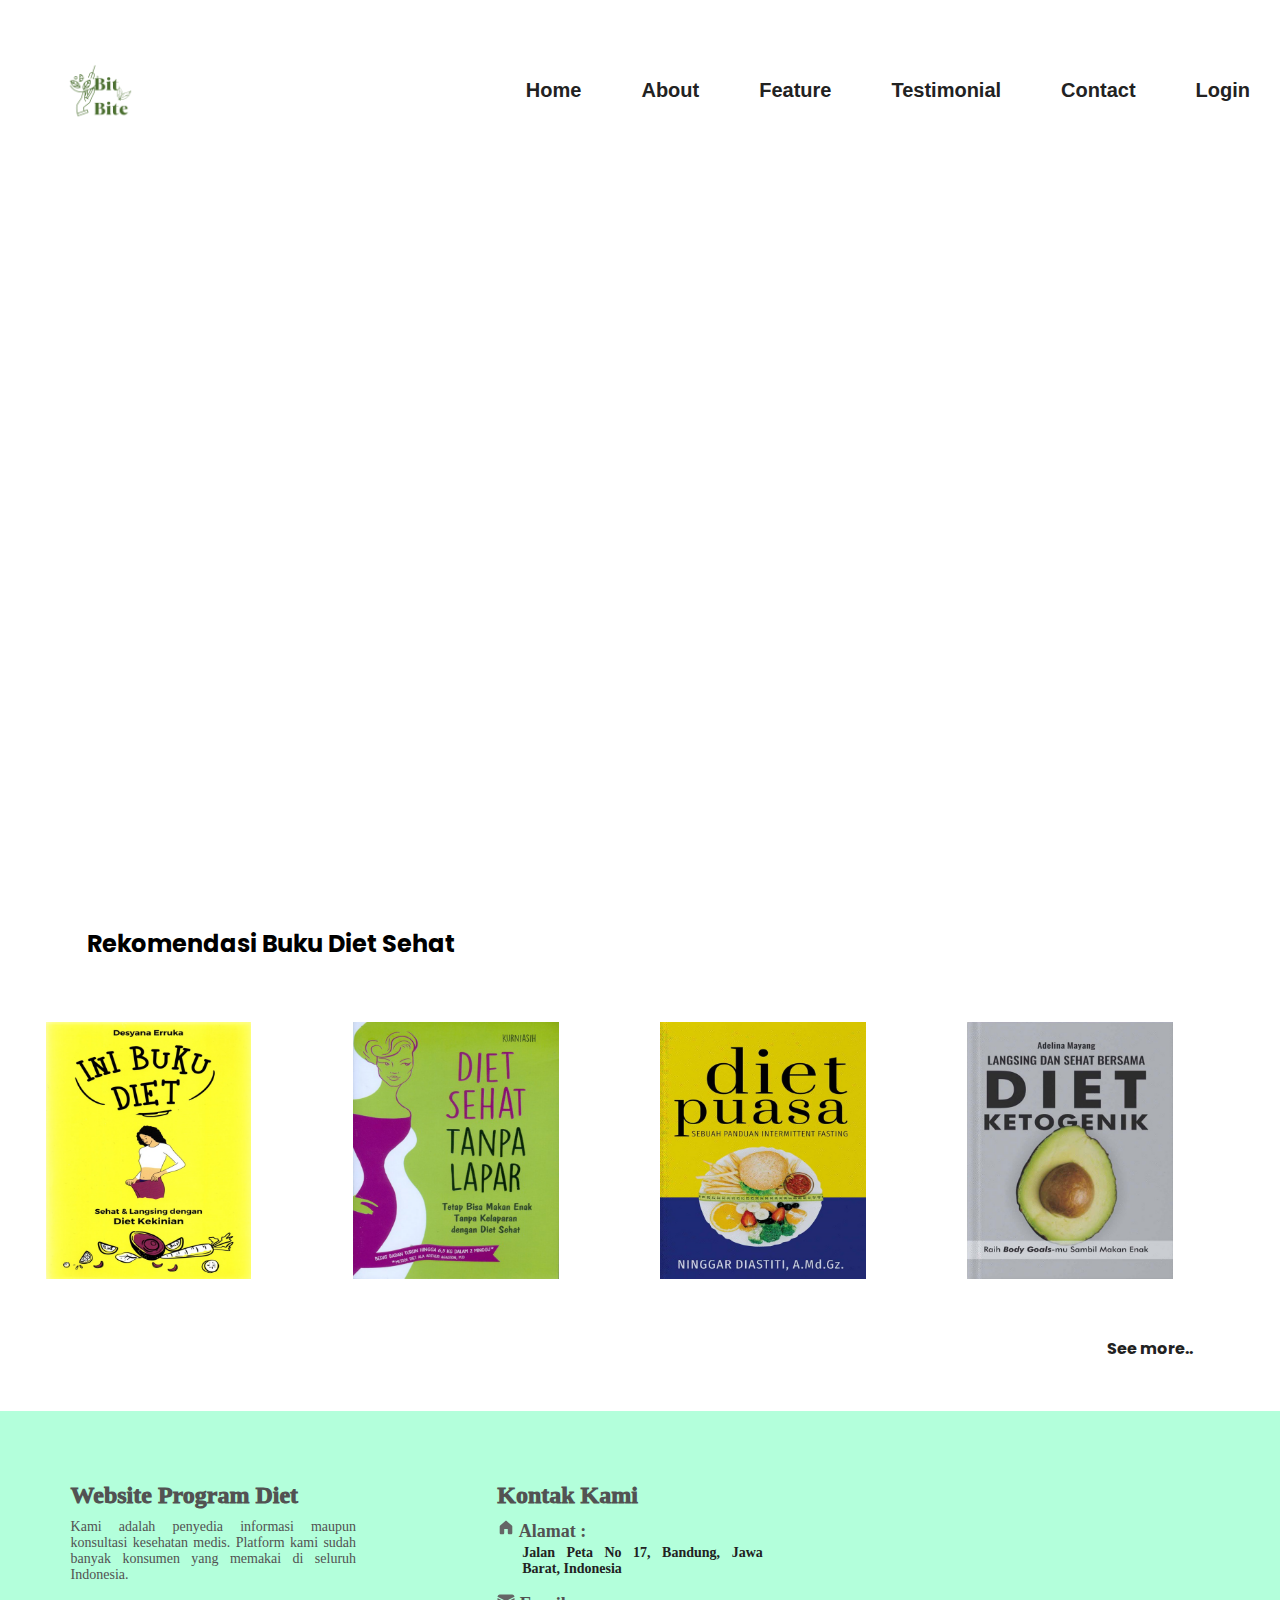
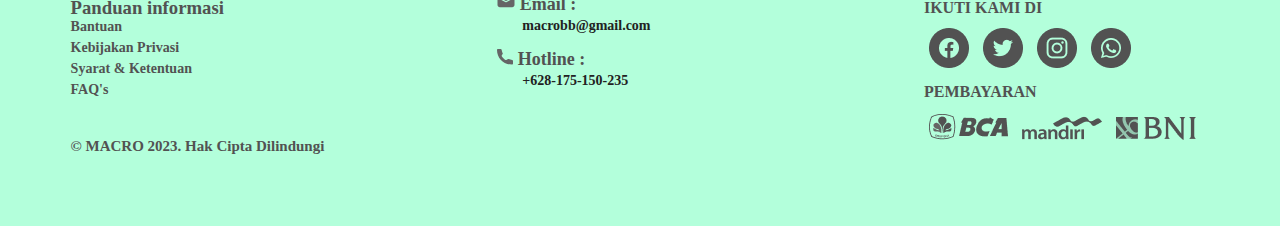
<file: viewBuku.html>
<!DOCTYPE html>
<html>
    <head>
        <title>Buku</title>
        <link rel="stylesheet" href="viewBuku.css">
        <link rel="stylesheet" href="https://rsms.me/inter/inter.css">
        <link href='https://fonts.googleapis.com/css?family=Poppins' rel='stylesheet'>
        <link rel="icon" href="assets/headlogo.png">
    </head>
    <body id="top">  
        <header>
            <div class="logo">
                <a href="home.html"><img src="assets/BitBiteLogo.png" alt="logo-img" class="logo-img"></a>
            </div>
            <nav>
                <ul>
                    <li><a href="home.html">Home</a></li>
                    <li><a href="home.html#about">About</a></li>
                    <li><a href="home.html#Feature">Feature</a></li>
                    <li><a href="home.html#testi">Testimonial</a></li>
                    <li><a href="home.html#contact">Contact</a></li>
                    <li><a href="login.html">Login</a></li>
                </ul>
            </nav>
        </header>
        <div id="bookDetails">
        </div>
        <div class="rekomBuku">
            <h2>Rekomendasi Buku Diet Sehat</h2>
            <ul>
                <li><a href="viewBuku.html?bookId=1"><img src="assets/Rectangle-64.png" > </a></li>
                <li><a href="viewBuku.html?bookId=2"><img src="assets/Rectangle-65.png"></a></li>
                <li><a href="viewBuku.html?bookId=3"><img src="assets/Rectangle-66.png"></a></li>
                <li><a href="viewBuku.html?bookId=4"><img src="assets/Rectangle-67.png"></a></li>
            </ul>
            <a href="daftarBuku.html"><h4>See more..</h4></a>
        </div>
        <!----------- FOOTER ------------>
        <div class="footer">
            <div class="item">
                <h2>Website Program Diet</h2>
                <p>Kami adalah penyedia informasi maupun konsultasi kesehatan medis. Platform kami sudah banyak konsumen yang memakai di seluruh Indonesia.</p>
                <h3 style="margin-top: 5%;">Panduan informasi</h3>
                <ul>Bantuan</ul>
                <ul>Kebijakan Privasi</ul>
                <ul>Syarat & Ketentuan</ul>
                <ul>FAQ's</ul>
                <h6 style="margin-top: 35px;font-size: 15px;">&#169; MACRO 2023. Hak Cipta Dilindungi</h6>

            </div>
            <div class="item">
                <h2>Kontak Kami</h2>
                <ul>
                    <li>
                        <svg xmlns="http://www.w3.org/2000/svg" width="18" height="18" viewBox="0 0 20 20" fill="none" class="icon">
                            <path d="M11.002 2.38811C10.7267 2.14075 10.3696 2.00391 9.9995 2.00391C9.62938 2.00391 9.27232 2.14075 8.997 2.38811L3.497 7.33011C3.34062 7.47074 3.21556 7.64268 3.12994 7.83477C3.04432 8.02686 3.00005 8.2348 3 8.44511V15.5001C3 15.8979 3.15804 16.2795 3.43934 16.5608C3.72064 16.8421 4.10218 17.0001 4.5 17.0001H6.5C6.89782 17.0001 7.27936 16.8421 7.56066 16.5608C7.84196 16.2795 8 15.8979 8 15.5001V11.5001C8 11.3675 8.05268 11.2403 8.14645 11.1466C8.24021 11.0528 8.36739 11.0001 8.5 11.0001H11.5C11.6326 11.0001 11.7598 11.0528 11.8536 11.1466C11.9473 11.2403 12 11.3675 12 11.5001V15.5001C12 15.8979 12.158 16.2795 12.4393 16.5608C12.7206 16.8421 13.1022 17.0001 13.5 17.0001H15.5C15.8978 17.0001 16.2794 16.8421 16.5607 16.5608C16.842 16.2795 17 15.8979 17 15.5001V8.44511C17 8.2348 16.9557 8.02686 16.8701 7.83477C16.7844 7.64268 16.6594 7.47074 16.503 7.33011L11.003 2.38811H11.002Z" fill="#656666"/>
                        </svg>
                        Alamat : <p><a href="https://maps.app.goo.gl/neUPEe2hKwsL8D8L9">Jalan Peta No 17, Bandung, Jawa Barat, Indonesia</a></p>
                    </li>
                    <li>
                        <svg xmlns="http://www.w3.org/2000/svg" width="18" height="18" viewBox="0 0 17 18" fill="none">
                            <path d="M17 5.9024V12.9803C17 14.204 15.9487 15.1956 14.6513 15.1956H2.34868C1.72577 15.1956 1.12838 14.9622 0.687914 14.5467C0.24745 14.1313 0 13.5678 0 12.9803V5.9024L8.23068 10.1726C8.39845 10.2595 8.602 10.2595 8.76932 10.1726L17 5.90198V5.9024ZM14.6513 2.53687C15.2644 2.53692 15.8532 2.7631 16.2919 3.16709C16.7306 3.57108 16.9844 4.12086 16.9991 4.69897L8.5 9.10843L0.000894672 4.69855L0.00178956 4.66058C0.0268433 4.08935 0.285066 3.54939 0.722459 3.15359C1.15985 2.75779 1.74254 2.53681 2.34868 2.53687H14.6513Z" fill="#656666"/>
                        </svg>
                        Email :<p><a href="mailto:alvitokurnia@gmail.com">macrobb@gmail.com</a></p>
                    </li>
                    <li>
                        <svg xmlns="http://www.w3.org/2000/svg" width="16" height="16" viewBox="0 0 16 16" fill="none">
                            <path d="M14.997 15.5799C6.46601 15.5916 -0.00899062 9.21164 9.37069e-06 0.976667C9.37069e-06 0.438186 0.448009 0 1.00001 0H3.64001C4.13501 0 4.55601 0.354444 4.62901 0.831579C4.80311 1.97578 5.14493 3.08974 5.64401 4.1394L5.74701 4.35557C5.81619 4.50103 5.83108 4.66545 5.78909 4.82047C5.7471 4.97548 5.65087 5.11136 5.51701 5.20467C4.69901 5.77334 4.38701 6.91749 5.02401 7.80944C5.82301 8.92925 6.83001 9.91079 7.98 10.6888C8.897 11.3081 10.072 11.0043 10.655 10.2088C10.7507 10.078 10.8904 9.98396 11.0498 9.94288C11.2092 9.90181 11.3784 9.91629 11.528 9.98382L11.749 10.0831C12.827 10.57 13.971 10.903 15.146 11.0725C15.636 11.1436 16 11.5535 16 12.0365V14.6062C16 14.7341 15.9741 14.8609 15.9238 14.9791C15.8735 15.0973 15.7997 15.2046 15.7068 15.2951C15.6138 15.3855 15.5034 15.4572 15.382 15.5061C15.2605 15.555 15.1304 15.5801 14.999 15.5799H14.997Z" fill="#656666"/>
                        </svg>
                        Hotline :<p><a href="https://wa.me/628175150235">+628-175-150-235</a></p>
                    </li>
                </ul>
            </div>
            <div class="item">
                <div class="third-section">
                    <h4>IKUTI KAMI DI</h4>
                    <div>
                        <a href="https://www.facebook.com/"><img src="assets/fb.png" alt="logo-fb" class="logo-ikuti"></a>
                        <a href="https://www.x.com"><img src="assets/twt.png" alt="logo-twt" class="logo-ikuti"></a>
                        <a href="https://www.instagram.com/alvit007"><img src="assets/ig.png" alt="logo-ig" class="logo-ikuti"></a>
                        <a href="https://wa.me/628175150235"><img src="assets/wa.png" alt="logo-wa" class="logo-ikuti"></a>
                    </div>
                    <h4>PEMBAYARAN</h4>
                    <div>
                        <a href=""><img src="assets/BCA.png" alt="logo-fb" class="logo-ikuti"></a>
                        <a href=""><img src="assets/Mandiri.png" alt="logo-twt" class="logo-ikuti"></a>
                        <a href=""><img src="assets/BNI.png" alt="logo-ig" class="logo-ikuti"></a>
                    </div>
                </div>
            </div>
        </div>
        <!----------- FOOTER ------------>             
    </body>
    <script src="viewBuku.js">
    </script>
</html>
</file>
<file: daftarBuku.css>
*,
html,
body {
  padding: 0;
  margin: 0;
}
body {
  width: 100%;
  height: 100vh;
  font-family: 'Poppins';
}
html {
  scroll-behavior: smooth;
}
/* ========================= Header-NAVBAR ========================= */
header{
  position: fixed;
  background: #FFFFFF;
  color: #222;
  font-family: 'Inter',sans-serif; font-size: 20px; 
  font-style: normal;font-weight: 700;
  display: flex;
  flex-wrap: wrap;
  justify-content: center;
  align-items: center;
  width: 100%;
  height: 20%;
  margin: 0 auto;
  z-index: 1000;
}

.logo{
  margin-right: auto;
  display: flex;
  padding-left: 20px;
}


.logo-img{
  width: 120px;
  height: 120px;
}

nav ul{
  display: flex;
  padding-right: 20%;
}

nav li{
  list-style-type:none;
  padding: 10px;
}

li a{
  transition: all.5s ease 0s;
  display: inline-block;
}

li a:hover{
  color: #F16B4E;
}

a{
  color: #222;
  text-decoration: none;
  margin: 0 20px;
}

@media screen and (max-width: 812px) { /* jadi kecil 33% */
  header{font-size: 13px; 
      height: 100px;
  }
  
  .logo{
      padding-left: 5px;
  }

  .logo-img{
      width: 80px; /* Sesuaikan ukuran logo untuk tampilan mobile */
      height: 80px;
  }

  nav {
      padding-top: 10px; 
  }

  a{
      margin: 0 10px;
  }
}
/* ========================= Header-NAVBAR ========================= */
/* ========================= FOOTER ========================= */
.footer {
  color: #525252;
  font-family: 'Open Sans';
  width: 100%;
  height: auto;
  background-color: rgb(179, 255, 219);
  display: flex;
  flex-direction: row;
  justify-content: center;
}
.footer h2{
  font-weight: 1000;
  text-transform: capitalize;
  padding-bottom: 10px;
}

.footer ul{
  padding-bottom: 5px;
  font-size: 14px;
  font-weight: 600;
}

.footer li{
  font-size: 18px;
  list-style-type:none;
  padding-bottom: 15px;
}

.footer p{
  font-size: 14px;
  text-align: justify;
}

.footer ul li p{
  font-size: 14px;
  padding-left: 5px;
  padding-top: 1%;
}

.footer .item {
  margin: 5vh;
  width: 30%;
  height: auto;
  text-align: center;
  padding: 2%;
  text-align: left;
}

.third-section{
  display: flex;
  flex-direction: column;
  justify-content: flex-end;
  height: 100%;
}

.logo-ikuti{
  margin: 4% -15px;
  padding: 0% -12%;
  flex-direction: row;
  
}
/* ========================= FOOTER ========================= */

.garisAtas{
    width: 100;
    height: 30vh;
    display: flex;
    justify-content: center;
    align-items: center;
    text-align: center;
    padding: 2%;
    font-size: 1rem;
    background-color: rgb(179, 255, 219);
}
.garisAtas h2{
  padding-top: 10%;
}
.daftarBuku {
    display: flex;
    flex-wrap: wrap;
    justify-content: space-between;
    padding:5%;
}

.buku {
    width: calc(33.3% - 5%); /* 50% dari lebar parent (2 kolom) */
    height: auto;
    margin-bottom: 2%;
    padding: 2%;
    text-align: center;
}

.buku img {
    width: 50%;
    transition: box-shadow 0.3s ease-in-out, transform 0.3s ease-in-out;
    transform: translateY(0);
}
.buku img:hover {
  animation: none;
  box-shadow: 0px 0px 20px rgba(84, 120, 187, 0.5);
  transform: translateY(-10px);
}
</file>
<file: home.css>
*,
html,
body {
  padding: 0;
  margin: 0;
}
.wrapper {
  width: 100%;
}
html{
  scroll-behavior: smooth;
}
.container {
  width: 100%;
  height: 100vh;
  display: flex;
  flex-direction: row;
  justify-content: space-between;
  align-items: center;
}

/* ========================= Header-NAVBAR ========================= */
header{
  position: fixed;
  background: #FFFFFF;
  color: #222;
  font-family: 'Inter',sans-serif; font-size: 20px; 
  font-style: normal;font-weight: 700;
  display: flex;
  flex-wrap: wrap;
  justify-content: center;
  align-items: center;
  width: 100%;
  height: 20%;
  margin: 0 auto;
  z-index: 1000;
}

.logo{
  margin-right: auto;
  display: flex;
  padding-left: 20px;
}


.logo-img{
  width: 120px;
  height: 120px;
}

nav ul{
  display: flex;
  padding-right: 20%;
}

nav li{
  list-style-type:none;
  padding: 10px;
}

li a{
  transition: all.5s ease 0s;
  display: inline-block;
}

li a:hover{
  color: #F16B4E;
}

a{
  color: #222;
  text-decoration: none;
  margin: 0 20px;
}

@media screen and (max-width: 812px) { /* jadi kecil 33% */
  header{font-size: 13px; 
      height: 100px;
  }
  
  .logo{
      padding-left: 5px;
  }

  .logo-img{
      width: 80px; /* Sesuaikan ukuran logo untuk tampilan mobile */
      height: 80px;
  }

  nav {
      padding-top: 10px; 
  }

  a{
      margin: 0 10px;
  }
}
/* ========================= Header-NAVBAR ========================= */

.WelcomeHome {
  display: inline-block;
  margin-left: 2%;
  margin-top: 8%;
  width: 48%;
  height: 70vh;
}
.WelcomeHome h1 {
  font-size: 5rem;
  padding-top: 20%;
  text-align: center;
}
.konsultasi {
  display: flex;
  flex-direction: row;
  justify-content: space-between;
  background-color: #B2E4C6;
  margin-right: 2%;
  margin-top: 8%;
  width: 50%;
  height: 70vh;
  border-radius: 10%;
  box-shadow: 0.5rem 0.5rem 1rem black;
}
.konsultasi .jadwal {
  font-family: 'inter';
  font-size: 1.5rem;
  color: #fff;
  width: 60%;
  display: flex;
  flex-direction: column;
  justify-content: center;
  align-items: center;
  padding-top: 10%;
  padding-left: 5%;
}
.konsultasi .jadwal a {
  text-decoration: none;
  display: flex;
  justify-content: center;
  align-items: center;
  width: 50%;
  font-size: 2rem;
  background-color: rgb(123, 158, 255);
  margin-top: 15%;
  color: white;
  padding: 2%;
  padding-left: 10%;
  padding-right: 10%;
  border-radius: 10px;
}
.konsultasi .fotoKonsultasi {
  margin-top: 10%;
}
.konsultasi .fotoKonsultasi img {
  width: auto;
  border-radius: 30%;
}

.sekilasTentang {
  background-color: rgb(179, 255, 219);
  font-family: 'Poppins';
  font-weight: 400;
  text-align: center;
  padding-top: 2%;
  padding-bottom: 2%;
  font-size: 1rem;
}

.kenapaHarus {
  display: flex;
  font-family: 'Poppins';
  font-weight: 400;
  flex-direction: row;
  justify-content: center;
  margin-top: 5%;
  margin-bottom: 5%;
  font-size: 1rem;
}

.kenapaHarus .left-element {
  width: 48%;
  text-align: center;
  margin: 0px 2%;
}
.kenapaHarus .left-element ul {
  margin-top: 2%;
  list-style-type: disc;
  text-align: left;
  margin-left: 10%;
}
.kenapaHarus .right-element {
  width: 48%;
  text-align: center;
  text-align: justify;
  margin: 0px 2%;
}
.kenapaHarus .right-element p {
  margin-top: 2%;
}
.fitur {
  width: 100%;
  height: auto;
  display: flex;
  flex-direction: row;
  justify-content: center;
  background-color: rgb(179, 255, 219);
  font-family: 'Lato';
}
.fitur .item {
  background: white;
  margin: 5vh;
  width: 30%;
  height: auto;
  text-align: center;
  padding: 2%;
  border-radius: 10%;
  transition: box-shadow 0.3s ease-in-out, transform 0.3s ease-in-out;
  transform: translateY(0);
}
.fitur .item:hover {
  animation: none;
  box-shadow: 0px 0px 20px rgba(0, 0, 0, 0.5);
  transform: translateY(-10px);
}

.fitur .item h2 {
  margin-top: 5%;
}
.fitur .item .button {
  margin-top: 5%;
  display: inline-block;
  background-color: rgb(179, 255, 219);
  text-decoration: none;
  width: 50%;
  padding: 2%;
  box-shadow: 0.2rem 0.2rem grey;
}
.fitur .item .button a {
  text-decoration: none;
  color: black;
  font-size: 1.5rem;
}
.fitur .item p {
  margin-top: 5%;
}
.fitur .item img {
  width: 100%;
}



.slideshow-container {
  font-family: 'Lato';
  position: relative;
  max-width: 80%;
  margin: auto;
  overflow: hidden;
  margin-top: 5%;
}

.slideshow-container h1{
  font-family: 'Montserrat';
}

.slide-wrapper {
  display: flex;
  transition: transform 0.5s ease-in-out;
  margin-top: 5%;
}
.slide-wrapper .slide h2 {
  margin-top: 5%;
}
.slide {
  flex: 0 0 33.33%;
  text-align: center;
}

.user-image {
  max-width: 100px;
  max-height: 100px;
  border-radius: 50%;
}

.nav-buttons {
  top: 50%;
  transform: translateY(-50%);
  display: flex;
  align-items: center;
  justify-content: center;
  margin-top: 5%;
  opacity: 50%;
}

.nav-buttons :hover{
  color: #F16B4E;
}

.prev,
.next {
  padding: 1%;
  border: none;
  cursor: pointer;
  font-size: 1.2rem;
}
.prev {
  margin-right: 10%;
}


.tabelform {
  text-align: center;
  margin-top: 5%;
  font-family: 'Montserrat';
}
.form {
  display: block;
  margin-top: 2%;
}
/* Mengatur lebar input */
input[type="text"],
input[type="email"] {
  width: 20%;
  padding: 2%;
  margin-bottom: 2%;
  border: 1% solid #ccc;
  border-radius: 1rem;
  font-size: 1.2rem;
  
}
input[type="text"]{
  margin-right: 5%;
}
textarea {
  width: 50%;
  padding: 2%;
  margin-bottom: 2%;
  border: 1% solid #ccc;
  border-radius: 1rem;
  font-size: 1rem;
}

/* Mengatur ukuran tombol */
input[type="submit"] {
  text-align: center;
  font-size: 1rem;
  padding-right: 2%;
  padding-left: 2%;
  padding-top: 0.5%;
  padding-bottom: 0.5%;

  background-color: rgb(179, 255, 219);
  border: none;
  border-radius: 5px;
  cursor: pointer;
  margin-bottom: 5%;
}

input[type="text"]:focus,
input[type="email"]:focus,
textarea:focus {
  outline: none;
}

.chat-popup {
  display: none;
  position: fixed;
  bottom: 2%;
  right: 2%;
  width: 30%;
  background-color: #f1f1f1;
  border: 1px solid #ccc;
  border-radius: 5px;
}

.chat-header {
  background-color: #333;
  color: #fff;
  padding: 2%;
  display: flex;
  justify-content: space-between;
  align-items: center;
}
#chat-tittle {
  margin: 0;
}
.close-chat {
  cursor: pointer;
}

.chat-content {
  padding: 2%;
}

.chat-messages {
  height: 50vh;
  overflow-y: scroll;
  border: 1px solid #ccc;
  padding: 5px;
  display: flex;
  flex-direction: column;
}

#user-input {
  width: 70%;
  margin-top: 2%;
  border: 1px solid #ccc;
  border-radius: 2%;
}

#send-button {
  margin-top: 10px;
  background-color: #333;
  color: #fff;
  border: none;
  padding: 2% 3%;
  cursor: pointer;
}
.message {
  max-width: 70%;
  padding: 2%;
  margin: 2%;
  border-radius: 2%;
  display: flex;
  flex-direction: column;
}

.user-message {
  align-self: flex-end;
  background-color: #dcf8c6;
}

.bot-message {
  align-self: flex-start;
  background-color: #e0e0e0;
}

.timestamp {
  font-size: 0.6rem;
  color: #777;
  align-self: flex-end;
  margin-top: 1%;
}

/* ========================= FOOTER ========================= */
.footer {
  color: #525252;
  font-family: 'Open Sans';
  width: 100%;
  height: auto;
  background-color: rgb(179, 255, 219);
  display: flex;
  flex-direction: row;
  justify-content: center;
}
.footer h2{
  font-weight: 1000;
  text-transform: capitalize;
  padding-bottom: 10px;
}

.footer ul{
  padding-bottom: 5px;
  font-size: 14px;
  font-weight: 600;
}

.footer li{
  font-size: 18px;
  list-style-type:none;
  padding-bottom: 15px;
}

.footer p{
  font-size: 14px;
  text-align: justify;
}

.footer ul li p{
  font-size: 14px;
  padding-left: 5px;
  padding-top: 1%;
}

.footer .item {
  margin: 5vh;
  width: 30%;
  height: auto;
  text-align: center;
  padding: 2%;
  text-align: left;
}

.third-section{
  display: flex;
  flex-direction: column;
  justify-content: flex-end;
  height: 100%;
}

.logo-ikuti{
  margin: 4% -15px;
  padding: 0% -12%;
  flex-direction: row;
  
}
/* ========================= FOOTER ========================= */
</file>
<file: joinProgram.css>
*,
html,
body {
  padding: 0;
  margin: 0;
}
body {
  width: 100%;
  height: 100vh;
  font-family: 'Poppins';
}
html {
  scroll-behavior: smooth;
}

/* ========================= Header-NAVBAR ========================= */
header{
  position: fixed;
  background: #FFFFFF;
  color: #222;
  font-family: 'Inter',sans-serif; font-size: 20px; 
  font-style: normal;font-weight: 700;
  display: flex;
  flex-wrap: wrap;
  justify-content: center;
  align-items: center;
  width: 100%;
  height: 20%;
  margin: 0 auto;
  z-index: 1000;
}

.logo{
  margin-right: auto;
  display: flex;
  padding-left: 20px;
}

.logo-img{
  width: 120px;
  height: 120px;
}

nav ul{
  display: flex;
  padding-right: 20%;
}

nav li{
  list-style-type:none;
  padding: 10px;
}

li a{
  transition: all.5s ease 0s;
  display: inline-block;
}

li a:hover{
  color: #F16B4E;
}

a{
  color: #222;
  text-decoration: none;
  margin: 0 20px;
}

@media screen and (max-width: 812px) { /* jadi kecil 33% */
  header{font-size: 13px; 
      height: 100px;
  }
  
  .logo{
      padding-left: 5px;
  }

  .logo-img{
      width: 80px; /* Sesuaikan ukuran logo untuk tampilan mobile */
      height: 80px;
  }

  nav {
      padding-top: 10px; 
  }

  a{
      margin: 0 10px;
  }
}
/* ========================= Header-NAVBAR ========================= */
/* ========================= FOOTER ========================= */
.footer {
  color: #525252;
  font-family: 'Open Sans';
  width: 100%;
  height: auto;
  background-color: rgb(179, 255, 219);
  display: flex;
  flex-direction: row;
  justify-content: center;
}
.footer h2{
  font-weight: 1000;
  text-transform: capitalize;
  padding-bottom: 10px;
}

.footer ul{
  padding-bottom: 5px;
  font-size: 14px;
  font-weight: 600;
}

.footer li{
  font-size: 18px;
  list-style-type:none;
  padding-bottom: 15px;
}

.footer p{
  font-size: 14px;
  text-align: justify;
}

.footer ul li p{
  font-size: 14px;
  padding-left: 5px;
  padding-top: 1%;
}

.footer .item {
  margin: 5vh;
  width: 30%;
  height: auto;
  text-align: center;
  padding: 2%;
  text-align: left;
}

.third-section{
  display: flex;
  flex-direction: column;
  justify-content: flex-end;
  height: 100%;
}

.logo-ikuti{
  margin: 4% -15px;
  padding: 0% -12%;
  flex-direction: row;
  
}
/* ========================= FOOTER ========================= */


.awalMateri {
  width: 100%;
  height: 70vh;
  display: flex;
  flex-direction: row;
  justify-content: center;
}
.awal-left {
  width: 50%;
  display: flex;
  justify-content: center;
  align-items: center;
}
.awal-left img {
  padding-top: 30%;
  width: 70%;
  height: 80%;
}
.awal-right {
  display: flex;
  flex-direction: column;
  justify-content: center;
  color: rgb(43, 163, 107);
  font-size: 1.5rem;
  width: 50%;
  padding-top: 20%;
  font-family: 'Poppins';
}

.awal-right h1{
  padding-bottom: 10px;
}

.container-5o5m {
  display: flex;
  justify-content: space-between;
  width: 100%;
  height: 30vh;
  padding-top: 10%;
}


@keyframes kedip {
  0% {
      opacity: 1;
  }
  50% {
      opacity: 0;
  }
  100% {
      opacity: 1;
  }
}

.isi-5o5m {
  width: 30%;
  height: 70%;
  display: flex;
  justify-content: center;
  align-items: center;
  background-color: rgb(78, 194, 140);
  border-radius: 2rem;
  margin: auto;
  animation: box-shadow-infinite 2s infinite;
}
@keyframes box-shadow-infinite {
  0% {
    box-shadow: 0 0 0 rgba(0, 0, 0, 0);
  }
  50% {
    box-shadow: 0 0 15px rgba(0, 0, 0, 1);
  }
  100% {
    box-shadow: 0 0 0 rgba(0, 0, 0, 0);
  }
}
#left-content,
#right-content {
  display: none;
  flex-direction: column;
  justify-content: center;
  animation-duration: 0.5s;
  animation-timing-function: ease-in-out;
  border-bottom: .1rem solid black;
}

#right-content img{
  width: 8%;
}
.tombolBawah{
  display: flex;
  flex-direction: column;
  justify-content: center;
  align-items: center;
  width: 100%;
}
.tombolBawah img{
  animation: kedip 2s infinite;
  filter: invert(100%);
}

@keyframes kedip {
  0% {
      opacity: 1;
  }
  50% {
      opacity: 0;
  }
  100% {
      opacity: 1;
  }
}
.isi-5o5m-kiri{
  width: 100%;
  height: 100%;
  display: flex;
  flex-direction: row;
  justify-content: left;
}
.isi-5o5m-kiri img{
  width: 48%;
  padding-left: 2%;
  height: auto;
}
.isi-5o5m-kiri h2{
  width: 50%;
  padding-left: 5%;
  display: flex;
  justify-content: center;
  align-items: center;
  color: white;
}
.isi-5o5m-kanan{
  width: 100%;
  height: 100%;
  display: flex;
  flex-direction: row;
  justify-content: left;
}
.isi-5o5m-kanan img{
  width: 48%;
  padding-left: 2%;
  height: auto;
}
.isi-5o5m-kanan h2{
  width: 50%;
  padding-left: 5%;
  display: flex;
  justify-content: center;
  align-items: center;
  color: white;
}

.isiContent {
  width: 100%;
  display: flex;
  flex-direction: column;
  justify-content: center;
  align-items: center;
  padding-top: 1%;
  padding-bottom: 1%;
  border-bottom: .1rem solid black;
  font-family: 'Poppins';
}
.isiContent a{
  text-decoration: none;
  color: rgb(255, 102, 75);
}
.isiContent img{
  width: 20%;
}
.deksContent {
  font-size: 1.2rem;
  width: 50%;
  margin-left: 2%;
  display: none;
  text-align: center;

}

.deksContent h2 {
  padding-bottom: 2%;
}
.toggle-dropdown {
  cursor: pointer;
  display: flex;
  align-items: center;
  justify-content: space-between;
  padding: 1% 0;
  width: 40%;
}
.toggle-dropdown h2 {
  margin: 0;
}

.toggle-dropdown.active + .deksContent {
  display: block;
}

.toggle-dropdown .dropdown-arrow {
  font-size: 20px;
  margin-left: 1%;
}

.toggle-dropdown.active .dropdown-arrow {
  transform: rotate(180deg); 
}
.rekomBuku {
  margin: 2%;
  font-family: 'Poppins';
}
.rekomBuku ul{
  display: flex;
  justify-content: center;
}
.rekomBuku ul li{
  padding-right: 5%;
  list-style: none;
  padding-top: 5%;
}
.rekomBuku ul li img{
  width: 100%;
  transition: box-shadow 0.3s ease-in-out, transform 0.3s ease-in-out;
  transform: translateY(0);
}

.rekomBuku img:hover {
animation: none;
box-shadow: 0px 0px 20px rgba(84, 120, 187, 0.5);
transform: translateY(-10px);
}
.rekomBuku h2{
  padding-left: 5%;
}
.rekomBuku h4{
  padding-top: 2%;
  text-align: right;
  padding-right: 5%;
}
.isiContentYT {
  display: flex;
  flex-direction: row;
  justify-content: center;
  align-items: center;
  padding: 2%;
  height: 40vh;
  font-family: 'Poppins';
}
.isiContentYT h2 {
  font-size: 2rem;
  display: inline-block;
  width: 50%;
}
.isiContentYT iframe {
  width: 50%;
  height: 100%;
}
.fadeIn {
  animation-name: fadeIn;
}

.fadeOut {
  animation-name: fadeOut;
}

@keyframes fadeIn {
  from {
    opacity: 0;
  }
  to {
    opacity: 1;
  }
}

@keyframes fadeOut {
  from {
    opacity: 1;
  }
  to {
    opacity: 0;
  }
}
</file>
<file: kalkulator.css>
*,
html,
body {
  padding: 0;
  margin: 0;
}
body {
  width: 100%;
  height: 100vh;
  font-family: "Montserrat";
}
html {
  scroll-behavior: smooth;
}
/* ========================= Header-NAVBAR ========================= */
header {
  position: fixed;
  background: #ffffff;
  color: #222;
  font-family: "Inter", sans-serif;
  font-size: 20px;
  font-style: normal;
  font-weight: 700;
  display: flex;
  flex-wrap: wrap;
  justify-content: center;
  align-items: center;
  width: 100%;
  height: 20%;
  margin: 0 auto;
  z-index: 1000;
}

.logo {
  margin-right: auto;
  display: flex;
  padding-left: 20px;
}

.logo-img {
  width: 120px;
  height: 120px;
}

nav ul {
  display: flex;
  padding-right: 20%;
}

nav li {
  list-style-type: none;
  padding: 10px;
}

li a {
  transition: all.5s ease 0s;
  display: inline-block;
}

li a:hover {
  color: #f16b4e;
}

a {
  color: #222;
  text-decoration: none;
  margin: 0 20px;
}

@media screen and (max-width: 812px) {
  /* jadi kecil 33% */
  header {
    font-size: 13px;
    height: 100px;
  }

  .logo {
    padding-left: 5px;
  }

  .logo-img {
    width: 80px; /* Sesuaikan ukuran logo untuk tampilan mobile */
    height: 80px;
  }

  nav {
    padding-top: 10px;
  }

  a {
    margin: 0 10px;
  }
}
/* ========================= Header-NAVBAR ========================= */

/* ========================= FOOTER ========================= */
.footer {
  color: #525252;
  font-family: "Open Sans";
  width: 100%;
  height: auto;
  background-color: rgb(179, 255, 219);
  display: flex;
  flex-direction: row;
  justify-content: center;
}
.footer h2 {
  font-weight: 1000;
  text-transform: capitalize;
  padding-bottom: 10px;
}

.footer ul {
  padding-bottom: 5px;
  font-size: 14px;
  font-weight: 600;
}

.footer li {
  font-size: 18px;
  list-style-type: none;
  padding-bottom: 15px;
}

.footer p {
  font-size: 14px;
  text-align: justify;
}

.footer ul li p {
  font-size: 14px;
  padding-left: 5px;
  padding-top: 1%;
}

.footer .item {
  margin: 5vh;
  width: 30%;
  height: auto;
  text-align: center;
  padding: 2%;
  text-align: left;
}

.third-section {
  display: flex;
  flex-direction: column;
  justify-content: flex-end;
  height: 100%;
}

.logo-ikuti {
  margin: 4% -15px;
  padding: 0% -12%;
  flex-direction: row;
}
/* ========================= FOOTER ========================= */
.imgKalkulator {
  background-image: url("kkalori 1.png"); /* Ganti 'background.jpg' dengan URL gambar latar belakang Anda */
  background-position: center;
  background-repeat: no-repeat;
  background-size: cover;
  width: 100%;
  height: 100vh;
}

.imgKalkulator .isiImage {
  color: white;
  padding-top: 25%;
  display: flex;
  flex-direction: column;
  justify-content: center;
  align-items: center;
  text-align: center;
}
.isiImage h2 {
  font-size: 3rem;
  font-family: "Montserrat";
  font-weight: 800;
}
.isiImage p {
  opacity: 80%;
  font-size: 1.5rem;
  padding-top: 2%;
  font-family: Lato;
}
.isiImage a {
  margin-top: 5%;
}
.tombolBawah img {
  animation: kedip 2s infinite;
}

@keyframes kedip {
  0% {
    opacity: 1;
  }
  50% {
    opacity: 0;
  }
  100% {
    opacity: 1;
  }
}
.tombolBawah {
  display: flex;
  flex-direction: column;
}
.kalkulator {
  padding-top: 10%;
  width: 100%;
  height: auto;
  display: flex;
  flex-direction: row;
  justify-content: center;
}

.item {
  flex: 1;
  padding: 5%;
}
.left {
  display: flex;
  flex-direction: column;
  justify-content: left;
  font-size: 1.2rem;
}
.left h3 {
  margin-bottom: 5%;
}
.right {
  margin-left: 2%;
  font-size: 1.2rem;
}

label {
  display: block;
  margin-bottom: 8px;
  font-weight: bold;
}

input[type="text"],
input[type="number"],
select {
  width: 100%;
  padding: 2%;
  margin-bottom: 5%;
  border: 1px solid #ccc;
  background: rgb(179, 255, 219);
}

button {
  background-color: #007bff;
  color: #fff;
  border: none;
  padding: 4% 20%;
  cursor: pointer;
  font-size: 1rem;
}

button:hover {
  background-color: rgb(179, 255, 219);
}

.gender-selection {
  display: flex;
  justify-content: space-between;
  width: calc(80% - 10%);
}

input[type="radio"] {
  margin-right: 10%;
}
.rumus {
  margin-top: 2%;
  background-color: rgb(179, 255, 219);
  padding: 2%;
  border-radius: 1rem;
}
.right ul {
  margin-top: 2%;
  margin-left: 5%;
}
.right ul li {
  list-style: disc;
}

.hasil-popup {
  display: none;
  position: fixed;
  top: 50%;
  left: 50%;
  transform: translate(-50%, -50%);
  background-color: white;
  border-style: ridge;
  border: .25rem solid black;
  padding: 8%;
  box-shadow: 0 0 2rem rgba(0, 0, 0, 0.5);
  z-index: 1000;
  font-size: 1.2rem;
}
.hasil-popup h2{
  color: tomato;
}
.hasil-popup p{
  padding-top: 2%;
}
.close {
  position: absolute;
  top: 2%;
  right: 2%;
  cursor: pointer;
}
.loading {
  display: none;
  position: fixed;
  top: 0;
  left: 0;
  width: 100%;
  height: 100%;
  background: rgba(0, 0, 0, 0.5);
  z-index: 9999;
}

.spinner {
  position: absolute;
  top: 50%;
  left: 50%;
  transform: translate(-50%, -50%);
  border: 4px solid rgba(255, 255, 255, 0.3);
  border-top: 4px solid #3498db;
  border-radius: 50%;
  width: 50px;
  height: 50px;
  animation: spin 1s linear infinite;
}

@keyframes spin {
  0% {
    transform: translate(-50%, -50%) rotate(0deg);
  }
  100% {
    transform: translate(-50%, -50%) rotate(360deg);
  }
}
</file>
<file: loginstyle.css>
*,html,body{
    margin: 0;
    padding: 0;
    box-sizing: border-box;
    scroll-behavior: smooth;
}

body{
    background-color: #FFFFFF;
    display: flex;
    justify-content: center;
    flex-direction: column;
    font-family: 'Inter'
}

/* ========================= Header-NAVBAR ========================= */
header{
    background: #FFFFFF;
    color: #222;
    font-family: 'Inter',sans-serif; font-size: 20px; 
    font-style: normal;font-weight: 700;
    display: flex;
    flex-wrap: wrap;
    justify-content: center;
    align-items: center;
    width: 100%;
    height: 120%;
    margin: 0 auto;
}

.logo{
    margin-right: auto;
    display: flex;
    padding-left: 20px;
}


.logo-img{
    width: 120px;
    height: 120px;
}

nav ul{
    display: flex;
    padding-right: 20%;
}

li{
    list-style-type:none ;
    padding: 10px;
}

li a{
    transition: all.5s ease 0s;
    display: inline-block;
}

li a:hover{
    color: #F16B4E;
}

a{
    color: #222;
    text-decoration: none;
    margin: 0 20px;
}

@media screen and (max-width: 812px) { /* jadi kecil 33% */
    header{font-size: 13px; 
        height: 100px;
    }
    
    .logo{
        padding-left: 5px;
    }

    .logo-img{
        width: 80px; /* Sesuaikan ukuran logo untuk tampilan mobile */
        height: 80px;
    }

    nav {
        padding-top: 10px; 
    }

    a{
        margin: 0 10px;
    }
}
/* ========================= Header-NAVBAR ========================= */

/* ========================= Login ========================= */
.login-container {
    display: flex;
    margin: 20px auto;
    background-color: #fff;
    border-radius: 8px;
    box-shadow: 0 4px 8px rgba(0, 0, 0, 0.1);
    width: 860px;
    height: auto;
}

.login-content {
    flex: 1;
    padding: 20px;
    justify-content: center;
    margin-left: 20px;
}

.login-content h2 {
    margin-bottom: 15px;
    font-size: 24px;
    color: #333;
}

.login-content h3{
    font-size: 14px;
    font-weight: 500;
    width: 85%;
    margin-bottom: 15px;
}

.form-group {
    margin-bottom: 15px;
    width: 80%;
}

label {
    display: block;
    font-weight: bold;
    margin-bottom: 5px;
    color: #333;
}

input {
    width: 100%;
    padding: 12px;
    border: 1px solid #ccc;
    border-radius: 5px;
    box-sizing: border-box;
}

.login-content h5{
    font-size: 12px;
    margin: 0;
}

.login-content a{
    font-size: 12px;
    margin: 0;
    color: #0000FF;
    text-decoration: underline;
}

button {
    background-color: #007bff;
    color: #ffffff;
    border: none;
    margin-top: 15px;
    border-radius: 4px;
    padding: 10px 20px;
    font-size: 16px;
    cursor: pointer;
    width: 80%;
}

button:hover {
    background-color: #0056b3;
}

.login-image {
    width: 50%;
    background-color: wheat;
    display: flex;
    justify-content: center;
    align-items: center;
}

.login-image img {
    max-width: 100%;
    max-height: 100%;
}

.horizontal-line {
    margin-top: 15px;
    width: 80%;
    height: 2px;
    background-color: #ccc;
}

.google{
    background-color: #ffffff;
    color: #000000;
    box-shadow: 0 4px 8px rgba(0, 0, 0, 0.1);
}

.fa-google {
    background: conic-gradient(from -45deg, #ea4335 110deg, #4285f4 90deg 180deg, #34a853 180deg 270deg, #fbbc05 270deg) 73% 55%/150% 150% no-repeat;
    -webkit-background-clip: text;
    background-clip: text;
    color: transparent;
    -webkit-text-fill-color: transparent;
    margin: 0 10px;
  }

.google:hover{
    background-color: #bec5cd;
}

.login-content p{
    font-size: 12px;
    margin: 0;
    padding-top: 12px;
}

.login-content a{
    font-size: 12px;
    margin: 0;
    color: #0000FF;
    text-decoration: underline;
}
/* ========================= Login ========================= */
</file>
<file: ruangkonsulstyle.css>
*,html,body{
    margin: 0;
    padding: 0;
    box-sizing: border-box;
    scroll-behavior: smooth;
}

body{
    background-color: #FFFFFF;
    display: flex;
    justify-content: center;
    flex-direction: column;
    font-family: 'Inter'
}

/* ========================= Header-NAVBAR ========================= */

header nav{
    background: #FFFFFF;
    position: fixed;
    color: #222;
    font-family: 'Inter',sans-serif; font-size: 20px; 
    font-style: normal;font-weight: 700;
    display: flex;
    flex-wrap: wrap;
    justify-content: center;
    align-items: center;
    width: 100%;
    height: 20%;
    margin: 0 auto;
    z-index: 1000;
    padding-bottom: 100px;
}

.logo{
    margin-right: auto;
    display: flex;
    padding-left: 20px;
}


.logo-img{
    width: 120px;
    height: 120px;
}

nav ul{
    display: flex;
}

nav li{
    list-style-type:none;
    padding: 10px;
}

li a{
    transition: all.5s ease 0s;
    display: inline-block;
}

li a:hover{
    color: #F16B4E;
}

a{
    color: #222;
    text-decoration: none;
    margin: 0 20px;
}

@media screen and (max-width: 812px) { /* jadi kecil 33% */
    header{font-size: 13px; 
        height: 100px;
    }
    
    .logo{
        padding-left: 5px;
    }

    .logo-img{
        width: 80px; /* Sesuaikan ukuran logo untuk tampilan mobile */
        height: 80px;
    }

    nav {
        padding-top: 10px; 
    }

    a{
        margin: 0 10px;
    }
}
/* ========================= Header-NAVBAR ========================= */


.second-header{
    color: rgba(4, 86, 12, 0.78);
    font-family: 'Poppins';
    font-size: 30px;
    font-style: normal;
    font-weight: 400;
    line-height: normal;
    padding-left: 40px;
    padding-bottom: 15px;
}

.second-header-bottom-element{
    font-size: 16px;
    display: flex;
    flex-direction: row;
}

.second-header-left-text{
    color: #000000;
}

.second-header-center-text{
    font-size: 14px;
    font-weight: 1000;
    color: #000000;
    margin: 0 8px;
}

.chatdokter{
    display: flex;
    text-align: left;
    background-color: #B4E5C8;
    color: #000;
    font-family: 'Inter',sans-serif;
    padding-top: 40px;
}

.cd-left-element,.cd-right-element {
    flex: 1;
}

  /* Mengatur lebar input */
  input[type="text"],
  input[type="email"] {
    width: 20%;
    padding: 2%;
    margin-bottom: 2%;
    border: 1% solid #ccc;
    border-radius: 1rem;
    font-size: 1.2rem;
    
  }

.chat-popup {
    display: none;
    position: fixed;
    bottom: 2%;
    right: 2%;
    width: 30%;
    background-color: #f1f1f1;
    border: 1px solid #ccc;
    border-radius: 5px;
  }
  
  .chat-header {
    background-color: #333;
    color: #fff;
    padding: 2%;
    display: flex;
    justify-content: space-between;
    align-items: center;
  }
  #chat-tittle {
    margin: 0;
  }
  .close-chat {
    cursor: pointer;
  }
  
  .chat-content {
    padding: 2%;
  }
  
  .chat-messages {
    height: 50vh;
    overflow-y: scroll;
    border: 1px solid #ccc;
    padding: 5px;
    display: flex;
    flex-direction: column;
  }
  
  #user-input {
    width: 80%;
    margin-top: 2%;
    border: 1px solid #ccc;
    border-radius: 2%;
  }
  
  #send-button {
    background-color: #333;
    color: #fff;
    border: none;
    padding: 2.5% 4%;
    cursor: pointer;
  }
  .message {
    max-width: 80%;
    padding: 2%;
    margin: 2%;
    border-radius: 2%;
    display: flex;
    flex-direction: column;
  }
  
  .user-message {
    align-self: flex-end;
    background-color: #dcf8c6;
  }
  
  .bot-message {
    align-self: flex-start;
    background-color: #e0e0e0;
  }
  
  .timestamp {
    font-size: 0.6rem;
    color: #777;
    align-self: flex-end;
    margin-top: 1%;
  }
  input[type="text"]{
    margin-right: 2%;
  }
.tittle-cd{
    font-size: 24px;
    font-style: normal;
    font-weight: 600;
    line-height: normal;
    margin: 30px 60px;
}

.text-cd{
    font-weight: 200;
    margin: 30px 60px;
}

.img-cd1{
    padding-left: 80px;
}

.dokter{
    display: flex;
    flex: 1;
    padding: 30px;
}

.img-dr{
    margin: 0 20px;
}

.namadr{
    font-size: 20px;
    font-weight: 700;
}

.experiencedr{
    display: flex;
    flex: 1;
    padding: 20px 0;
}

.experiencedr p{
    padding: 0 12px;
}

.img-thumbup{
    padding-right: 10px;
}

.harga{
    display: flex;
    justify-content: space-between;
    font-weight: 300;
}

.bt-chat{
    font-size: 24px;
    padding: 12px 40px;
}

.isi-mengapa{
    display: flex;
    align-items: center;
    font-size: 20px;
    font-weight: 400;
    padding-left: 80px;
    padding-bottom: 30px;
}

.mengapa-pic{
    padding-right: 100px;
}
.mengapa{
    padding: 5%;
}
/* ========================= FOOTER ========================= */
.footer {
    color: #525252;
    font-family: 'Open Sans';
    width: 100%;
    height: auto;
    background-color: rgb(179, 255, 219);
    display: flex;
    flex-direction: row;
    justify-content: center;
  }
.footer h2{
    font-weight: 1000;
    text-transform: capitalize;
    padding-bottom: 10px;
}

.footer ul{
    padding-bottom: 5px;
    font-size: 14px;
    font-weight: 600;
}

.footer li{
    font-size: 18px;
    list-style-type:none;
    padding-bottom: 15px;
}

.footer p{
    font-size: 14px;
    text-align: justify;
}

.footer ul li p{
    font-size: 14px;
    padding-left: 5px;
    padding-top: 1%;
}

.footer .item {
    margin: 5vh;
    width: 30%;
    height: auto;
    text-align: center;
    padding: 2%;
    text-align: left;
}

.third-section{
    display: flex;
    flex-direction: column;
    justify-content: flex-end;
    height: 100%;
}

.logo-ikuti{
    margin: 4% -15px;
    padding: 0% -12%;
    flex-direction: row;
    
}
/* ========================= FOOTER ========================= */
</file>
<file: viewBuku.css>
*,
html,
body {
  padding: 0;
  margin: 0;
}
body {
  width: 100%;
  height: 100vh;
  font-family: 'Poppins';
}
html {
  scroll-behavior: smooth;
}
/* ========================= Header-NAVBAR ========================= */
header{
  position: fixed;
  background: #FFFFFF;
  color: #222;
  font-family: 'Inter',sans-serif; font-size: 20px; 
  font-style: normal;font-weight: 700;
  display: flex;
  flex-wrap: wrap;
  justify-content: center;
  align-items: center;
  width: 100%;
  height: 20%;
  margin: 0 auto;
  z-index: 1000;
}

.logo{
  margin-right: auto;
  display: flex;
  padding-left: 20px;
}


.logo-img{
  width: 120px;
  height: 120px;
}

nav ul{
  display: flex;
  padding-right: 20%;
}

nav li{
  list-style-type:none;
  padding: 10px;
}

li a{
  transition: all.5s ease 0s;
  display: inline-block;
}

li a:hover{
  color: #F16B4E;
}

a{
  color: #222;
  text-decoration: none;
  margin: 0 20px;
}

@media screen and (max-width: 812px) { /* jadi kecil 33% */
  header{font-size: 13px; 
      height: 100px;
  }
  
  .logo{
      padding-left: 5px;
  }

  .logo-img{
      width: 80px; /* Sesuaikan ukuran logo untuk tampilan mobile */
      height: 80px;
  }

  nav {
      padding-top: 10px; 
  }

  a{
      margin: 0 10px;
  }
}
/* ========================= Header-NAVBAR ========================= */

/* ========================= FOOTER ========================= */
.footer {
  color: #525252;
  font-family: 'Open Sans';
  width: 100%;
  height: auto;
  background-color: rgb(179, 255, 219);
  display: flex;
  flex-direction: row;
  justify-content: center;
}
.footer h2{
  font-weight: 1000;
  text-transform: capitalize;
  padding-bottom: 10px;
}

.footer ul{
  padding-bottom: 5px;
  font-size: 14px;
  font-weight: 600;
}

.footer li{
  font-size: 18px;
  list-style-type:none;
  padding-bottom: 15px;
}

.footer p{
  font-size: 14px;
  text-align: justify;
}

.footer ul li p{
  font-size: 14px;
  padding-left: 5px;
  padding-top: 1%;
}

.footer .item {
  margin: 5vh;
  width: 30%;
  height: auto;
  text-align: center;
  padding: 2%;
  text-align: left;
}

.third-section{
  display: flex;
  flex-direction: column;
  justify-content: flex-end;
  height: 100%;
}

.logo-ikuti{
  margin: 4% -15px;
  padding: 0% -12%;
  flex-direction: row;
  
}
/* ========================= FOOTER ========================= */

#bookDetails{
  display: flex;
  flex-direction: row;
  height: 100vh;
}
#bookDetails .gambarBuku{
    width: 30%;
    height: 100vh;
    font-size: 1.2rem;
    text-align: center;
    padding-top: 15%;
    padding-left: 5%;;
}
#bookDetails img{
  width: 80%;
  height: 60%;
  animation: box-shadow-infinite 3s infinite;
}
@keyframes box-shadow-infinite {
  0% {
    box-shadow: 0 0 0 rgba(0, 0, 0, 0);
  }
  50% {
    box-shadow: 0 0 15px rgba(0, 0, 0, .5);
  }
  100% {
    box-shadow: 0 0 0 rgba(0, 0, 0, 0);
  }
}
#bookDetails .deksripsi{
  width: 70%;
  margin-top: 15%;
  padding: 1%;
}
#bookDetails h2{
  font-size: 2.5rem;
}
#bookDetails h3{
  padding-top: 5%;
  font-size: 1.2rem;
}
#bookDetails p{
  font-size: 1rem;
}
.rekomBuku {
  margin: 2%;
}
.rekomBuku ul{
  display: flex;
  justify-content: center;
}
.rekomBuku ul li{
  padding-right: 5%;
  list-style: none;
  padding-top: 5%;
}
.rekomBuku h2{
  padding-left: 5%;
}
.rekomBuku h4{
  padding-top: 2%;
  text-align: right;
  padding-right: 5%;
}
.rekomBuku ul li img{
  width: 100%;
  height: auto;
  transition: box-shadow 0.3s ease-in-out, transform 0.3s ease-in-out;
  transform: translateY(0);
}

.rekomBuku img:hover {
animation: none;
box-shadow: 0px 0px 20px rgba(84, 120, 187, 0.5);
transform: translateY(-10px);
}
</file>
